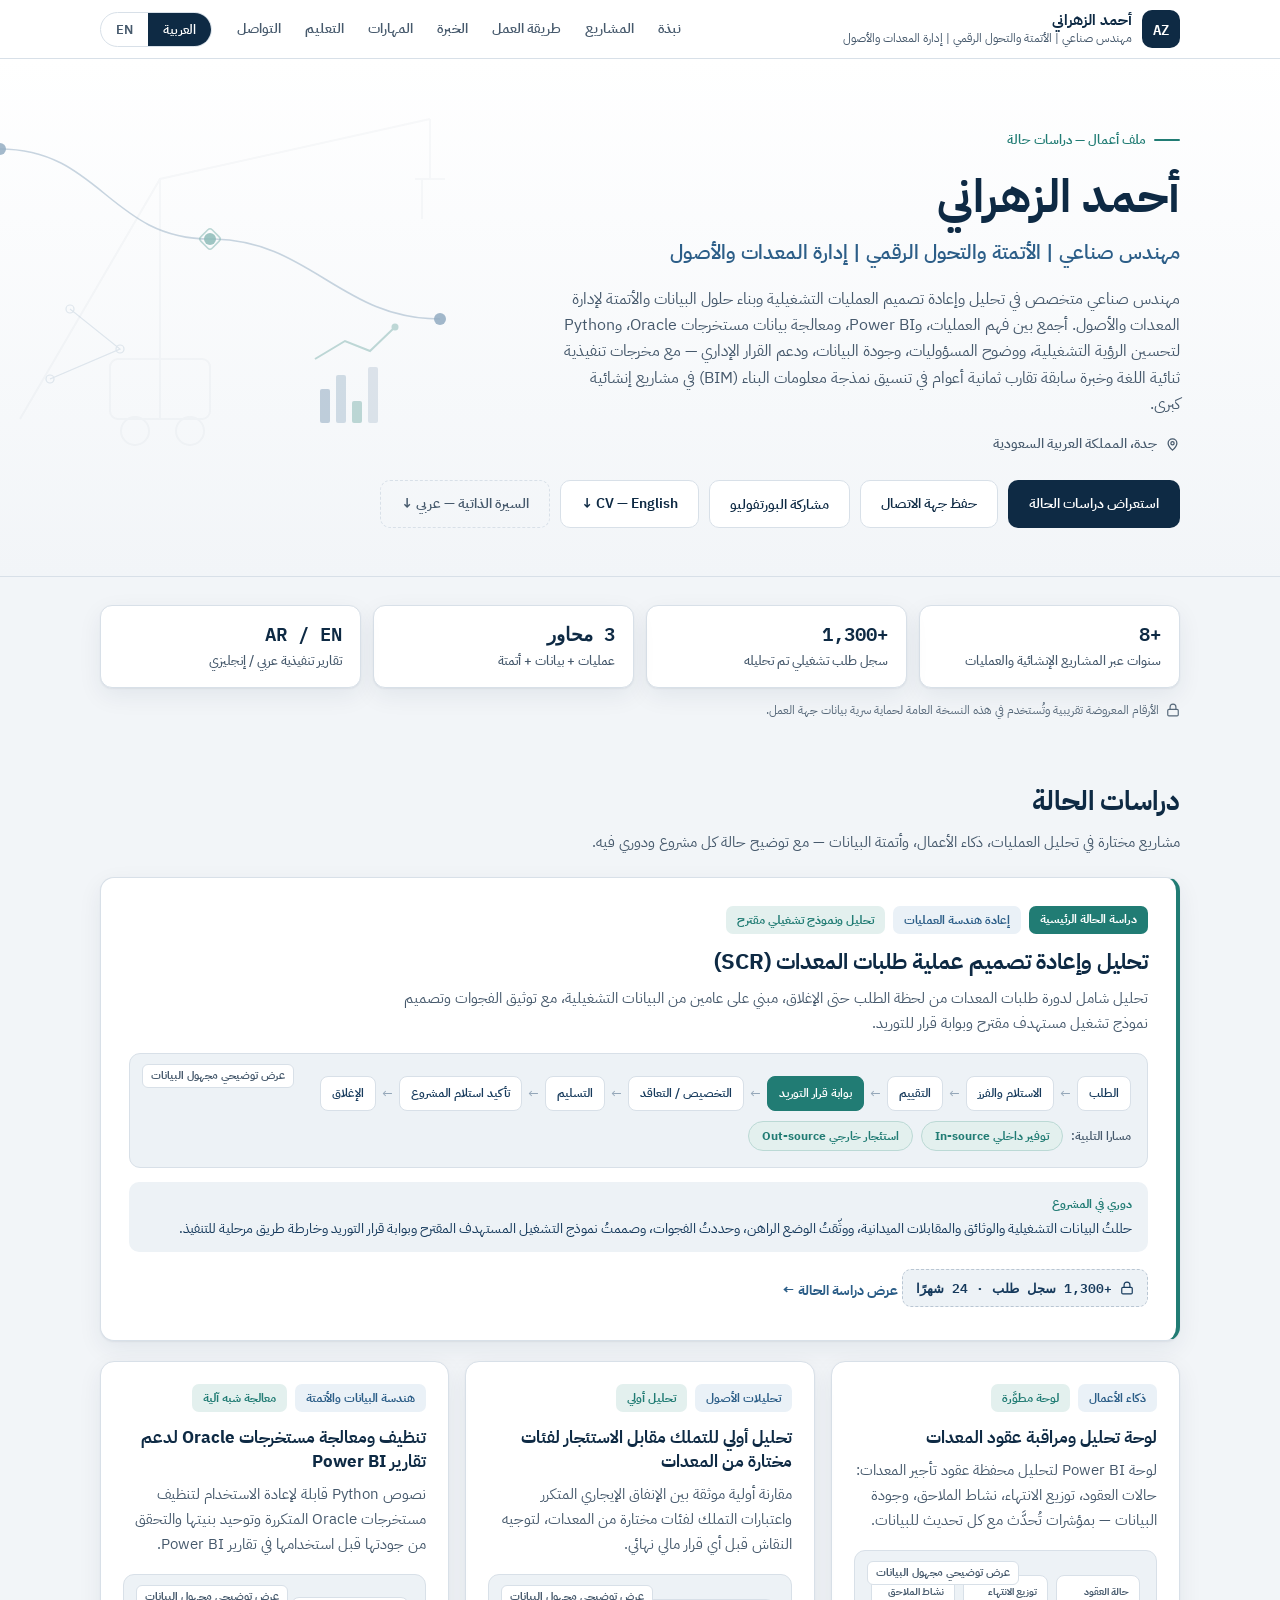
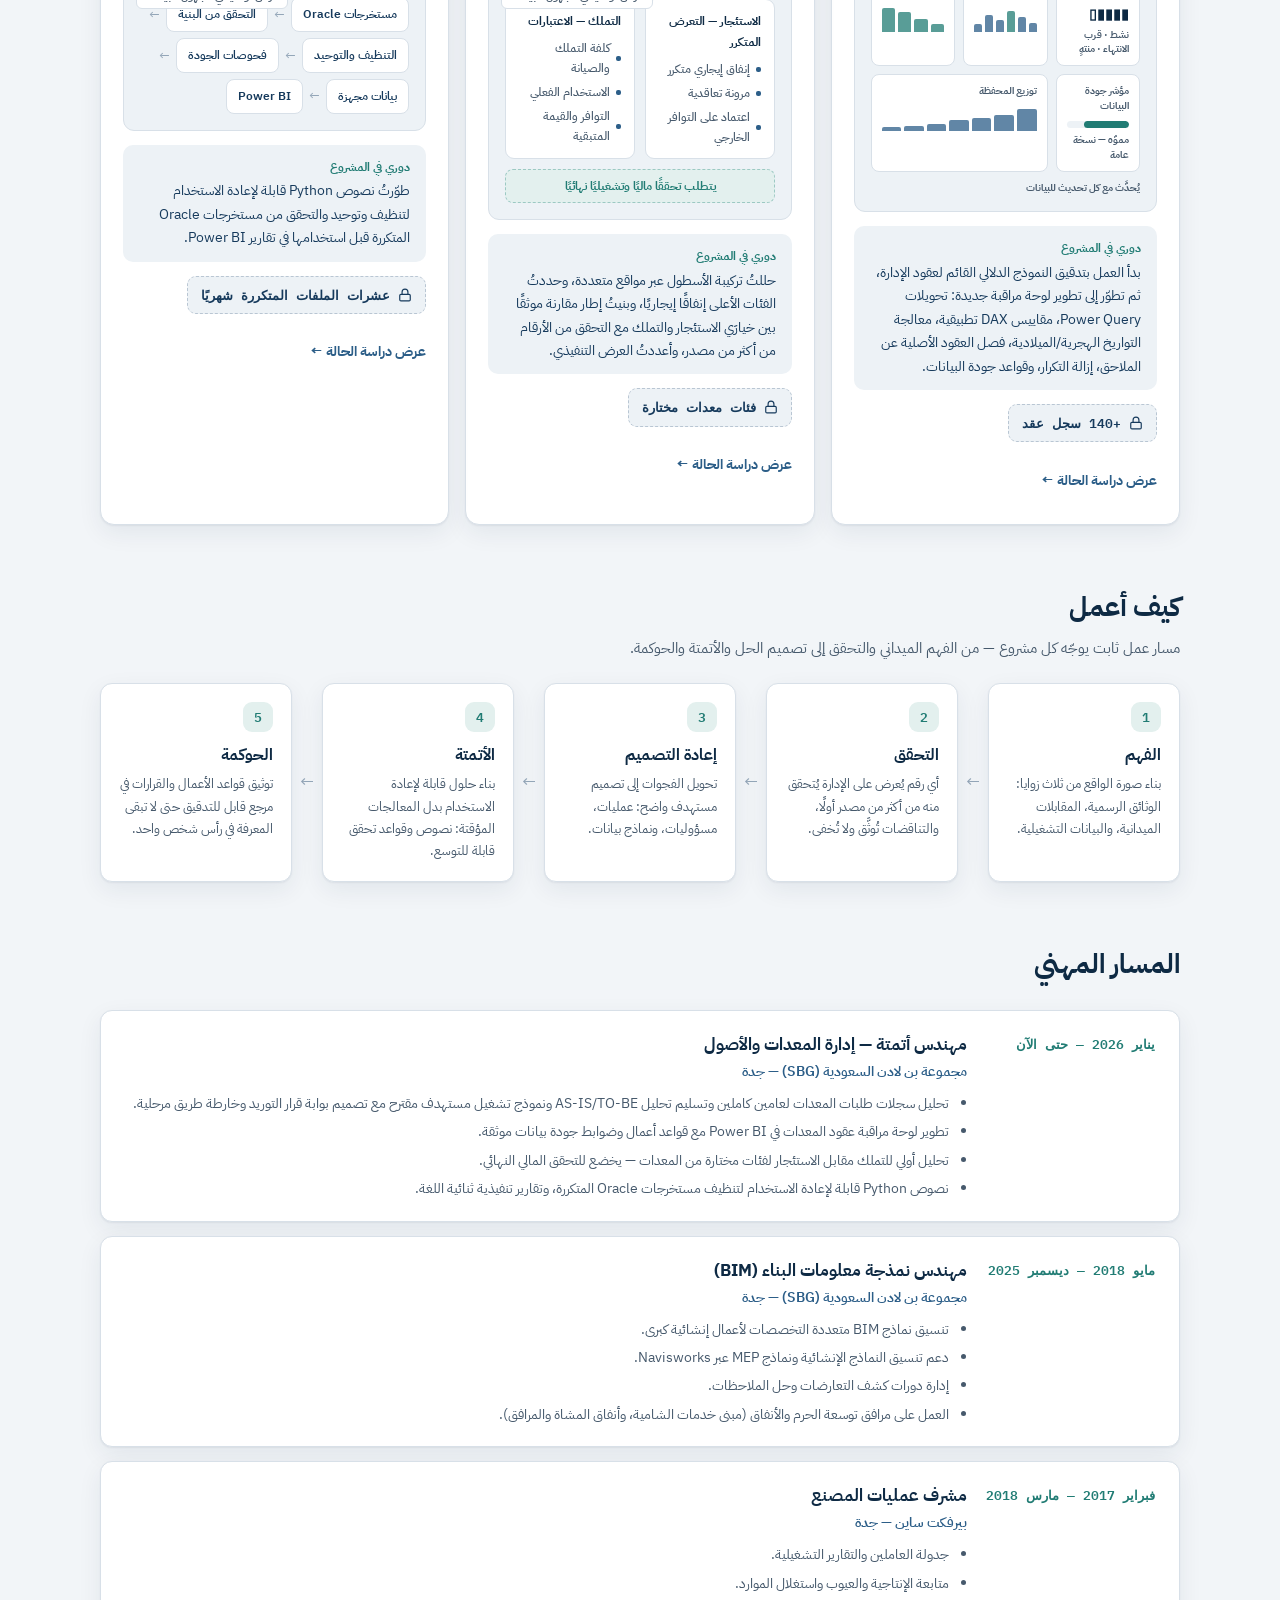
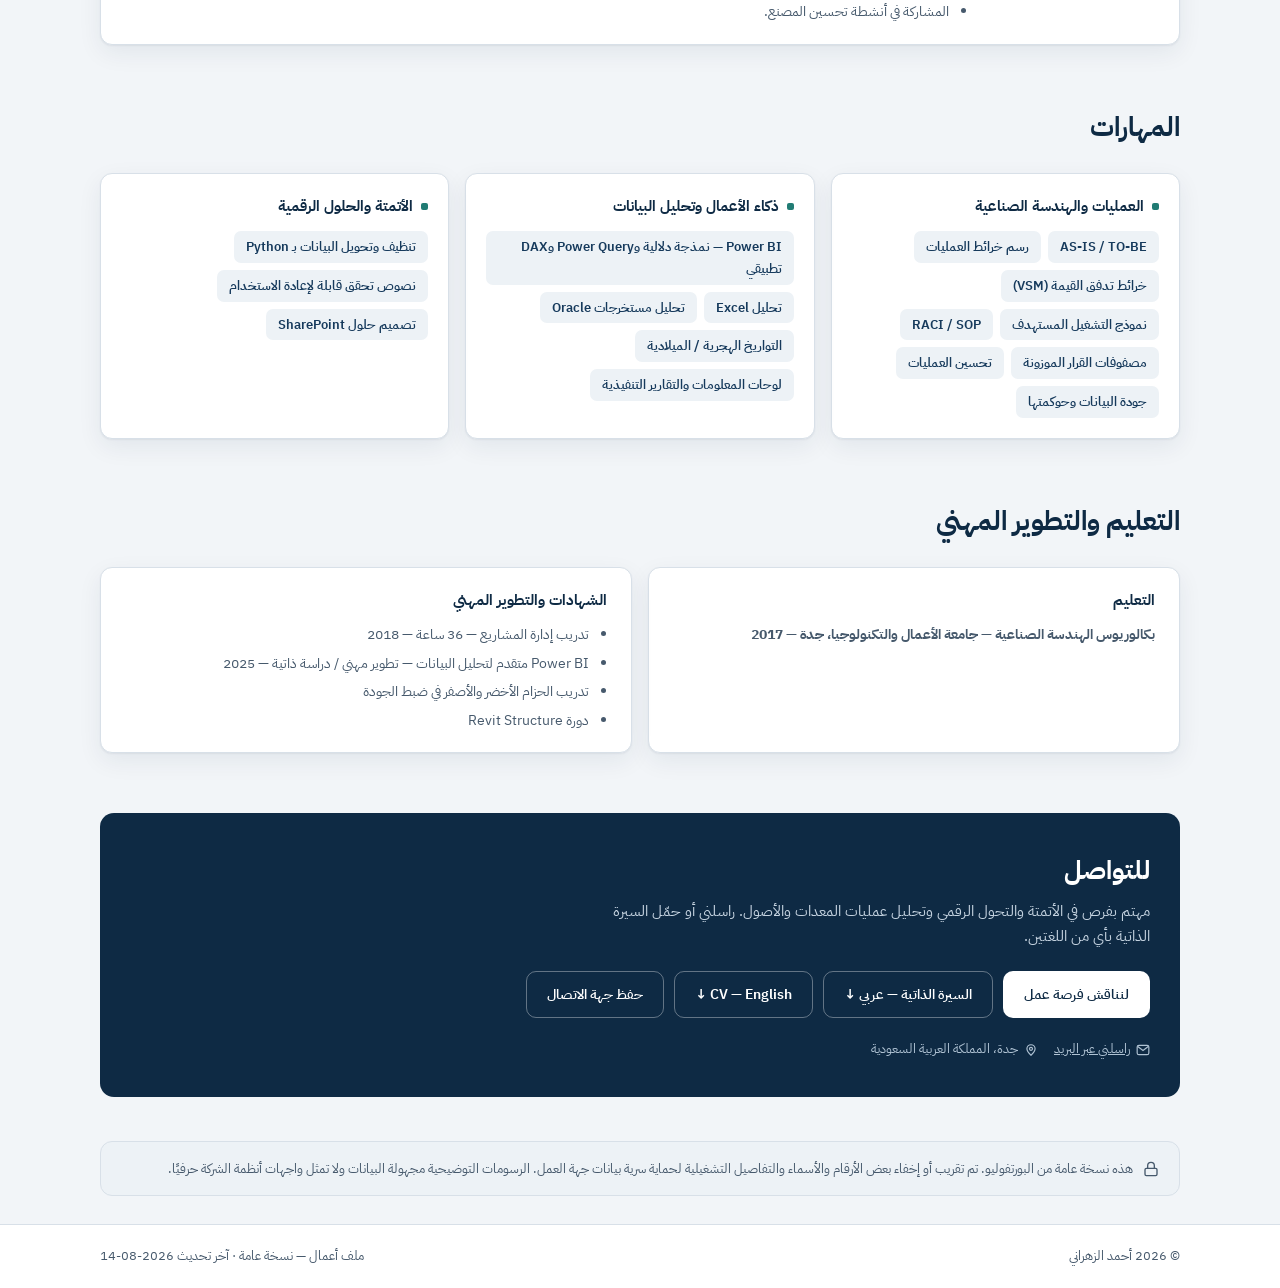
<file: index.html>
<!DOCTYPE html>
<html lang="ar" dir="rtl">
<head>
<meta charset="UTF-8">
<meta name="robots" content="noindex,nofollow,noarchive,nosnippet">
<meta name="googlebot" content="noindex,nofollow,noarchive,nosnippet">
<meta name="viewport" content="width=device-width, initial-scale=1.0">
<meta name="color-scheme" content="light only">
<title>Ahmed Alzahrani — Industrial Engineer | Automation &amp; Digital Transformation</title>
<meta name="description" content="Ahmed Alzahrani — Industrial Engineer specializing in automation, digital transformation, and equipment &amp; asset management process analysis. مهندس صناعي | الأتمتة والتحول الرقمي | إدارة المعدات والأصول.">
<meta name="author" content="Ahmed Alzahrani">
<meta property="og:title" content="Ahmed Alzahrani — Industrial Engineer | Automation &amp; Digital Transformation | Equipment &amp; Asset Management">
<meta property="og:description" content="Recruiter portfolio for Ahmed Alzahrani — Industrial Engineer specializing in automation, digital transformation, and equipment &amp; asset management.">
<meta property="og:image" content="assets/preview/portfolio-social-preview.png">
<meta name="twitter:card" content="summary_large_image">
<meta name="twitter:image" content="assets/preview/portfolio-social-preview.png">
<meta property="og:type" content="profile">
<meta property="og:locale" content="ar_SA">
<meta property="og:locale:alternate" content="en_US">
<link rel="icon" href="data:image/svg+xml,%3Csvg xmlns='http://www.w3.org/2000/svg' viewBox='0 0 64 64'%3E%3Crect width='64' height='64' rx='14' fill='%230E2A44'/%3E%3Ctext x='32' y='42' font-family='monospace' font-size='26' font-weight='700' fill='%23FFFFFF' text-anchor='middle'%3EAZ%3C/text%3E%3C/svg%3E">
<link rel="preconnect" href="https://fonts.googleapis.com">
<link rel="preconnect" href="https://fonts.gstatic.com" crossorigin>
<link href="https://fonts.googleapis.com/css2?family=IBM+Plex+Sans+Arabic:wght@400;500;600;700&family=IBM+Plex+Mono:wght@500;600&display=swap" rel="stylesheet">
<style>
:root{
  color-scheme:light only;
  --navy:#0E2A44;
  --navy-2:#163A5C;
  --steel:#2C5E88;
  --teal:#217C74;
  --teal-soft:#E3F0EE;
  --slate:#46596C;
  --line:#D8E0E8;
  --bg:#F2F5F8;
  --card:#FFFFFF;
  --soft:#EDF2F6;
  --radius:14px;
  --shadow:0 1px 2px rgba(14,42,68,.06),0 8px 24px rgba(14,42,68,.07);
  --font-sans:'IBM Plex Sans Arabic',system-ui,'Segoe UI',Tahoma,Arial,sans-serif;
  --font-mono:'IBM Plex Mono','Courier New',monospace;
}
*{margin:0;padding:0;box-sizing:border-box}
html{scroll-behavior:smooth}
@media (prefers-reduced-motion: reduce){
  html{scroll-behavior:auto}
  *,*::before,*::after{transition:none!important;animation:none!important}
}
body{
  font-family:var(--font-sans);
  background:var(--bg);
  color:var(--navy);
  line-height:1.7;
  -webkit-font-smoothing:antialiased;
}
.mono{font-family:var(--font-mono)}
a{color:var(--steel)}
:focus-visible{outline:2px solid var(--steel);outline-offset:2px}
.skip-link{
  position:absolute;top:-48px;inset-inline-start:12px;z-index:99;
  background:var(--navy);color:#fff;padding:8px 16px;border-radius:8px;
  font-size:13.5px;text-decoration:none;transition:top .15s;
}
.skip-link:focus{top:10px}

/* ---------- Topbar / Nav ---------- */
.topbar{
  position:sticky;top:0;z-index:50;
  background:rgba(255,255,255,.94);
  backdrop-filter:blur(10px);
  border-bottom:1px solid var(--line);
}
.topbar-inner{
  max-width:1120px;margin:0 auto;padding:10px 20px;
  display:flex;align-items:center;justify-content:space-between;gap:14px;flex-wrap:wrap;
}
.brand{display:flex;align-items:center;gap:10px;min-width:0}
.monogram{
  width:38px;height:38px;border-radius:10px;flex-shrink:0;
  background:var(--navy);color:#fff;
  display:grid;place-items:center;
  font-family:var(--font-mono);font-weight:600;font-size:14px;letter-spacing:.5px;
}
.brand-name{font-weight:700;font-size:15px;line-height:1.3;white-space:nowrap}
.brand-role{font-size:11.5px;color:var(--slate);line-height:1.35}
.nav-row{display:flex;align-items:center;gap:14px;min-width:0}
.main-nav{display:flex;gap:2px;overflow-x:auto;scrollbar-width:none;max-width:100%}
.main-nav::-webkit-scrollbar{display:none}
.main-nav a{
  color:var(--slate);text-decoration:none;font-size:13.5px;font-weight:600;
  padding:7px 11px;border-radius:8px;white-space:nowrap;transition:background .15s,color .15s;
}
.main-nav a:hover{background:var(--soft);color:var(--navy)}
.lang-toggle{
  display:flex;border:1px solid var(--line);border-radius:99px;overflow:hidden;background:#fff;flex-shrink:0;
}
.lang-toggle button{
  border:0;background:transparent;padding:7px 15px;cursor:pointer;
  font-family:inherit;font-size:13px;font-weight:600;color:var(--slate);
  transition:background .2s,color .2s;
}
.lang-toggle button.active{background:var(--navy);color:#fff}
.menu-btn{
  display:none;border:1px solid var(--line);background:var(--card);border-radius:9px;
  width:42px;height:42px;align-items:center;justify-content:center;cursor:pointer;color:var(--navy);
  flex-shrink:0;
}
.mobile-menu{
  display:none;border-top:1px solid var(--line);background:var(--card);
  box-shadow:0 14px 24px rgba(14,42,68,.10);
}
.mobile-menu.open{display:block}
.mobile-menu div{max-width:1120px;margin:0 auto;padding:6px 14px 12px;display:flex;flex-direction:column}
.mobile-menu a{
  display:block;padding:12px 8px;min-height:44px;color:var(--navy);text-decoration:none;
  font-weight:600;font-size:15px;border-bottom:1px solid var(--bg);
}
.mobile-menu a:last-child{border-bottom:0}
.mobile-menu a:hover{color:var(--steel)}
@media(max-width:900px){
  .menu-btn{display:inline-flex}
  .main-nav a{display:none}
  .main-nav a.nav-core{display:inline-block}
}
@media(max-width:820px){
  .brand-role{display:none}
  .topbar-inner{padding:8px 14px}
}
@media(max-width:560px){
  .main-nav a.nav-core{display:none}
  .main-nav{display:none}
}

.toast{
  position:fixed;bottom:22px;inset-inline-start:50%;transform:translateX(-50%) translateY(16px);
  background:var(--navy);color:#fff;padding:11px 20px;border-radius:10px;font-size:13.5px;font-weight:600;
  opacity:0;pointer-events:none;transition:opacity .25s,transform .25s;z-index:90;box-shadow:0 10px 26px rgba(14,42,68,.3);
}
html[dir="rtl"] .toast{transform:translateX(50%) translateY(16px)}
.toast.show{opacity:1;transform:translateX(-50%) translateY(0)}
html[dir="rtl"] .toast.show{transform:translateX(50%) translateY(0)}

/* ---------- Hero ---------- */
.hero{position:relative;overflow:hidden;background:linear-gradient(180deg,#FFFFFF 0%,var(--bg) 100%);border-bottom:1px solid var(--line)}
.hero-inner{max-width:1120px;margin:0 auto;padding:64px 20px 48px;position:relative;z-index:1}
.hero-svg{
  position:absolute;inset-block:0;inset-inline-end:-40px;width:560px;max-width:60%;
  opacity:.5;pointer-events:none;z-index:0;
}
.eyebrow{
  display:inline-flex;align-items:center;gap:8px;
  font-size:12.5px;font-weight:600;letter-spacing:1px;
  color:var(--teal);text-transform:uppercase;margin-bottom:16px;
}
html[dir="rtl"] .eyebrow{letter-spacing:0}
.eyebrow::before{content:"";width:26px;height:2px;background:var(--teal);border-radius:2px}
.hero h1{font-size:clamp(30px,5vw,46px);font-weight:700;line-height:1.3;color:var(--navy)}
.hero .role{font-size:clamp(15px,2.3vw,19.5px);color:var(--steel);font-weight:600;margin-top:10px;max-width:640px}
.hero .summary{max-width:620px;color:var(--slate);margin-top:16px;font-size:15.5px}
.hero-meta{display:flex;align-items:center;gap:8px;color:var(--slate);font-size:13.5px;margin-top:16px;font-weight:500}
.hero-actions{display:flex;flex-wrap:wrap;gap:10px;margin-top:24px}
.btn{
  display:inline-flex;align-items:center;gap:8px;
  border-radius:10px;padding:11px 20px;font-size:14px;font-weight:600;
  text-decoration:none;cursor:pointer;border:1px solid transparent;
  font-family:inherit;transition:background .15s,border-color .15s,color .15s;
}
.btn-primary{background:var(--navy);color:#fff}
.btn-primary:hover{background:var(--navy-2)}
.btn-outline{background:#fff;color:var(--navy);border-color:var(--line)}
.btn-outline:hover{border-color:var(--steel);color:var(--steel)}
.btn-ghost2{border:1px dashed var(--line);color:var(--slate);background:transparent}
.btn-ghost2:hover{border-color:var(--steel);color:var(--steel)}
html[dir="rtl"] .act-projects{order:1}
html[dir="rtl"] .act-cv-ar{order:2}
html[dir="rtl"] .act-save{order:3}
html[dir="rtl"] .act-share{order:4}
html[dir="rtl"] .act-cv-en{order:5}
html[dir="rtl"] .btn-ghost2{order:5}
@media(max-width:560px){
  .hero-inner{padding:30px 16px 26px}
  .hero .summary{
    font-size:14.5px;margin-top:12px;
    display:-webkit-box;-webkit-line-clamp:3;-webkit-box-orient:vertical;overflow:hidden;
  }
  .hero-actions{display:grid;grid-template-columns:1fr 1fr;gap:9px;margin-top:18px}
  .hero-actions .act-projects{grid-column:1/-1}
  .hero-actions .btn{min-height:46px;justify-content:center;text-align:center;font-size:13.8px;padding:10px 10px}
  .hero-svg{opacity:.5;inset-inline-end:-120px}
  h1{font-size:30px}
  .hero .role{font-size:14px}
}

/* ---------- Proof strip ---------- */
.proof{max-width:1120px;margin:0 auto;padding:28px 20px 6px}
.proof-grid{display:grid;grid-template-columns:repeat(4,1fr);gap:12px}
@media(max-width:900px){.proof-grid{grid-template-columns:repeat(2,1fr);gap:10px}}
.proof-item{
  background:var(--card);border:1px solid var(--line);border-radius:12px;
  padding:16px 18px;box-shadow:var(--shadow);
  display:flex;flex-direction:column;justify-content:center;min-height:74px;
}
@media(max-width:560px){
  .proof{padding:18px 16px 4px}
  .proof-item{padding:11px 12px;min-height:64px}
  .proof-num{font-size:16px}
  .proof-label{font-size:11.6px}
}
.proof-num{font-family:var(--font-mono);font-weight:600;font-size:19px;color:var(--navy);line-height:1.3}
.proof-label{font-size:12.8px;color:var(--slate);margin-top:3px;font-weight:500}
.proof-note{font-size:12.2px;color:var(--slate);margin-top:12px;display:flex;gap:7px;align-items:flex-start;opacity:.9}
.proof-note svg{flex-shrink:0;margin-top:3px}

/* ---------- Sections ---------- */
main{display:block}
.section{max-width:1120px;margin:0 auto;padding:52px 20px 8px}
.section-head{margin-bottom:22px}
.section-head h2{font-size:clamp(21px,3vw,27px);font-weight:700;color:var(--navy)}
.section-sub{color:var(--slate);font-size:14.5px;margin-top:5px;max-width:640px}

/* ---------- Project cards ---------- */
.flagship{
  background:var(--card);border:1px solid var(--line);border-radius:var(--radius);
  box-shadow:var(--shadow);padding:28px;margin-bottom:20px;
  border-inline-start:4px solid var(--teal);
}
.card-top{display:flex;align-items:center;gap:8px;flex-wrap:wrap;margin-bottom:12px}
.card-tag{
  font-size:12px;font-weight:700;color:var(--steel);
  background:#EAF1F7;border-radius:7px;padding:4px 11px;
}
.card-status{
  font-size:12px;font-weight:700;color:var(--teal);
  background:var(--teal-soft);border-radius:7px;padding:4px 11px;
}
.flagship-badge{
  font-size:11.5px;font-weight:700;color:#fff;background:var(--teal);
  border-radius:7px;padding:4px 11px;letter-spacing:.4px;
}
html[dir="rtl"] .flagship-badge{letter-spacing:0}
.flagship h3,.pcard h3{font-size:19px;font-weight:700;line-height:1.45;color:var(--navy)}
.flagship h3{font-size:22px}
.flagship .p-sum,.pcard .p-sum{color:var(--slate);font-size:14.5px;margin-top:8px}
.flagship .p-sum{max-width:760px}
.p-role{
  margin-top:14px;background:var(--soft);border-radius:10px;padding:12px 16px;
  font-size:13.8px;color:var(--navy-2);
}
.p-role b{color:var(--teal);font-size:12px;text-transform:uppercase;letter-spacing:.6px;display:block;margin-bottom:2px}
html[dir="rtl"] .p-role b{letter-spacing:0}
.metric{
  display:inline-flex;align-items:center;gap:8px;margin-top:14px;
  font-family:var(--font-mono);font-size:13px;font-weight:600;color:var(--navy-2);
  background:var(--soft);border:1px dashed #B9C6D3;border-radius:9px;padding:7px 13px;
}
.card-open{
  display:inline-flex;align-items:center;gap:6px;margin-top:16px;
  color:var(--steel);font-weight:700;font-size:14px;
}
.grid{display:grid;grid-template-columns:repeat(3,1fr);gap:16px}
@media(max-width:960px){.grid{grid-template-columns:1fr}}
.pcard{
  background:var(--card);border:1px solid var(--line);border-radius:var(--radius);
  box-shadow:var(--shadow);padding:22px;text-align:start;cursor:pointer;
  font-family:inherit;color:inherit;display:flex;flex-direction:column;align-items:flex-start;
  transition:border-color .15s,transform .15s;width:100%;
}
.pcard:hover,.flagship:hover{border-color:var(--steel)}
.pcard:hover{transform:translateY(-2px)}
.project-card{cursor:pointer}
.open-case-study{
  display:inline-flex;align-items:center;gap:6px;margin-top:16px;min-height:44px;
  border:0;background:transparent;padding:4px 0;cursor:pointer;font-family:inherit;
  color:var(--steel);font-weight:700;font-size:14px;
}
.open-case-study:hover{color:var(--navy)}
.open-case-study:focus-visible,.btn:focus-visible,.menu-btn:focus-visible,.lang-toggle button:focus-visible{
  outline:2.5px solid var(--teal);outline-offset:3px;border-radius:6px;
}
.pcard h3{font-size:16.5px;margin-top:2px}

/* ---------- Coded visuals ---------- */
.viz{margin-top:18px;width:100%}
.viz-frame{
  background:var(--soft);border:1px solid var(--line);border-radius:11px;padding:16px;position:relative;
}
.viz-badge{
  position:absolute;top:10px;inset-inline-end:12px;
  font-size:10.5px;font-weight:700;color:var(--slate);
  background:#fff;border:1px solid var(--line);border-radius:6px;padding:2px 8px;
}
.flow{display:flex;align-items:center;flex-wrap:wrap;gap:6px;margin-top:6px}
.flow-step{
  background:#fff;border:1px solid var(--line);border-radius:8px;
  padding:6px 11px;font-size:12.3px;font-weight:600;color:var(--navy-2);white-space:nowrap;
}
.flow-step.gate{
  background:var(--teal);border-color:var(--teal);color:#fff;
  position:relative;
}
.flow-arrow{color:#93A6B8;font-size:13px;flex-shrink:0}
.flow-branch{display:flex;gap:8px;margin-top:10px;flex-wrap:wrap;align-items:center}
.branch-chip{
  font-size:11.8px;font-weight:700;border-radius:99px;padding:4px 13px;
  background:var(--teal-soft);color:var(--teal);border:1px solid #BBD9D5;
}
.branch-lbl{font-size:11.8px;color:var(--slate);font-weight:600}
@media(max-width:560px){
  .flow{flex-direction:column;align-items:stretch}
  .flow-step{white-space:normal;text-align:center}
  .flow-arrow{align-self:center;transform:rotate(90deg)}
  html[dir="rtl"] .flow-arrow{transform:rotate(-90deg)}
}
/* mini dashboard */
.mini-dash{display:grid;grid-template-columns:repeat(3,1fr);gap:8px;margin-top:8px}
@media(max-width:560px){.mini-dash{grid-template-columns:repeat(2,1fr)}}
.md-tile{background:#fff;border:1px solid var(--line);border-radius:8px;padding:9px 10px}
.md-lbl{font-size:10.3px;font-weight:700;color:var(--slate);text-transform:uppercase;letter-spacing:.3px;line-height:1.4}
html[dir="rtl"] .md-lbl{letter-spacing:0}
.md-val{font-family:var(--font-mono);font-size:13.5px;font-weight:600;color:var(--navy);margin-top:2px}
.md-bar{display:flex;gap:3px;align-items:flex-end;height:26px;margin-top:6px}
.md-bar i{flex:1;background:var(--steel);border-radius:2px 2px 0 0;opacity:.75;min-width:4px}
.md-bar i.warn{background:var(--teal)}
.md-track{height:7px;background:var(--soft);border-radius:99px;margin-top:8px;overflow:hidden}
.md-fill{height:100%;background:var(--teal);border-radius:99px}
/* comparison */
.cmp{display:grid;grid-template-columns:1fr 1fr;gap:10px;margin-top:8px}
@media(max-width:560px){.cmp{grid-template-columns:1fr}}
.cmp-col{background:#fff;border:1px solid var(--line);border-radius:9px;padding:11px 13px}
.cmp-col h5{font-size:12.3px;font-weight:700;color:var(--navy);margin-bottom:6px}
.cmp-col ul{list-style:none;display:flex;flex-direction:column;gap:4px}
.cmp-col li{font-size:11.8px;color:var(--slate);font-weight:500;display:flex;gap:6px;align-items:center}
.cmp-col li::before{content:"";width:5px;height:5px;border-radius:2px;background:var(--steel);flex-shrink:0}
.cmp-banner{
  grid-column:1/-1;text-align:center;font-size:11.8px;font-weight:700;color:var(--teal);
  background:var(--teal-soft);border:1px dashed #9CC9C3;border-radius:8px;padding:6px 10px;
}
@media(max-width:560px){.cmp-banner{grid-column:auto}}

/* ---------- Method ---------- */
.method-flow{display:flex;gap:8px;align-items:stretch;flex-wrap:wrap}
.method-step{
  flex:1;min-width:170px;background:var(--card);border:1px solid var(--line);
  border-radius:12px;padding:18px;box-shadow:var(--shadow);
}
.method-idx{
  width:30px;height:30px;border-radius:9px;background:var(--teal-soft);color:var(--teal);
  display:grid;place-items:center;font-family:var(--font-mono);font-weight:600;font-size:13px;margin-bottom:10px;
}
.method-step h3{font-size:15.5px;font-weight:700;color:var(--navy)}
.method-step p{font-size:13.2px;color:var(--slate);margin-top:5px}
.method-arrow{align-self:center;color:#93A6B8;font-size:17px;flex-shrink:0}
@media(max-width:900px){
  .method-flow{flex-direction:column}
  .method-step{min-width:0}
  .method-arrow{transform:rotate(90deg)}
  html[dir="rtl"] .method-arrow{transform:rotate(-90deg)}
}

/* ---------- Experience ---------- */
.journey{display:flex;flex-direction:column;gap:14px}
.journey-item{
  background:var(--card);border:1px solid var(--line);border-radius:12px;
  padding:20px 24px;box-shadow:var(--shadow);
  display:grid;grid-template-columns:170px 1fr;gap:18px;
}
.journey-period{font-family:var(--font-mono);font-size:12.8px;font-weight:600;color:var(--teal);padding-top:3px}
.journey-body h3{font-size:16.5px;font-weight:700;color:var(--navy)}
.journey-org{font-size:13.5px;color:var(--steel);font-weight:600;margin-top:2px}
.journey-body ul{padding-inline-start:18px;margin-top:8px;display:flex;flex-direction:column;gap:5px}
.journey-body li{font-size:13.8px;color:var(--slate)}
@media(max-width:560px){
  .journey-item{grid-template-columns:1fr;gap:6px;padding:18px}
}

/* ---------- Skills ---------- */
.skills-grid{display:grid;grid-template-columns:repeat(3,1fr);gap:16px}
@media(max-width:900px){.skills-grid{grid-template-columns:1fr}}
.skill-card{
  background:var(--card);border:1px solid var(--line);border-radius:12px;
  padding:20px;box-shadow:var(--shadow);
}
.skill-card h3{font-size:15px;font-weight:700;color:var(--navy);margin-bottom:12px;display:flex;align-items:center;gap:8px}
.skill-card h3::before{content:"";width:7px;height:7px;border-radius:2px;background:var(--teal)}
.chips{display:flex;flex-wrap:wrap;gap:7px}
.chip{
  background:var(--soft);color:var(--navy-2);border-radius:7px;
  padding:5px 12px;font-size:12.8px;font-weight:600;
}

/* ---------- Education ---------- */
.edu-grid{display:grid;grid-template-columns:1fr 1fr;gap:16px}
@media(max-width:820px){.edu-grid{grid-template-columns:1fr}}
.edu-card{
  background:var(--card);border:1px solid var(--line);border-radius:12px;
  padding:20px 24px;box-shadow:var(--shadow);
}
.edu-card h3{font-size:15px;font-weight:700;color:var(--navy);margin-bottom:10px}
.edu-card p,.edu-card li{font-size:13.8px;color:var(--slate)}
.edu-card ul{padding-inline-start:18px;display:flex;flex-direction:column;gap:5px}
.edu-degree{font-weight:700;color:var(--navy-2)}

/* ---------- Contact ---------- */
.contact-card{
  background:var(--navy);border-radius:var(--radius);color:#fff;
  padding:36px 30px;display:flex;flex-direction:column;align-items:flex-start;gap:6px;
}
.contact-card h2{font-size:clamp(20px,3vw,26px)}
.contact-card p{color:#C6D4E1;font-size:14.5px;max-width:560px}
.contact-actions{display:flex;flex-wrap:wrap;gap:10px;margin-top:16px}
.btn-light{background:#fff;color:var(--navy)}
.btn-light:hover{background:#E8EEF4}
.btn-ghost{background:transparent;color:#fff;border-color:rgba(255,255,255,.35)}
.btn-ghost:hover{border-color:#fff}
.contact-meta{display:flex;flex-wrap:wrap;gap:16px;margin-top:14px;font-size:13.2px;color:#AFC2D3}
.contact-meta span{display:inline-flex;align-items:center;gap:6px}

/* ---------- Footer ---------- */
.conf-final{
  max-width:1120px;margin:36px auto 0;padding:0 20px;
}
.conf-final-inner{
  background:var(--soft);border:1px solid var(--line);border-radius:12px;
  padding:16px 20px;font-size:12.8px;color:var(--slate);display:flex;gap:10px;align-items:flex-start;
}
.conf-final-inner svg{flex-shrink:0;margin-top:3px}
footer{border-top:1px solid var(--line);margin-top:28px;background:#fff}
.footer-inner{
  max-width:1120px;margin:0 auto;padding:20px;
  display:flex;justify-content:space-between;gap:10px;flex-wrap:wrap;
  font-size:13px;color:var(--slate);
}

/* ---------- Modal ---------- */
.overlay{
  position:fixed;inset:0;background:rgba(14,42,68,.5);z-index:100;
  display:none;align-items:flex-start;justify-content:center;
  padding:4vh 16px;overflow-y:auto;
}
.overlay.open{display:flex}
.modal{
  background:#fff;border-radius:16px;max-width:820px;width:100%;
  box-shadow:0 24px 64px rgba(14,42,68,.28);
}
.modal-head{
  display:flex;justify-content:space-between;align-items:flex-start;gap:14px;
  padding:24px 26px 8px;position:sticky;top:0;background:#fff;border-radius:16px 16px 0 0;
  border-bottom:1px solid var(--soft);z-index:2;
}
.modal-head h2{font-size:19px;font-weight:700;line-height:1.45;margin-top:8px;color:var(--navy)}
.close-btn{
  border:1px solid var(--line);background:#fff;border-radius:9px;
  width:36px;height:36px;font-size:15px;cursor:pointer;color:var(--slate);flex-shrink:0;
  font-family:inherit;
}
.close-btn:hover{border-color:var(--steel);color:var(--steel)}
.modal-body{padding:8px 26px 28px}
.block{padding:16px 0;border-bottom:1px solid var(--soft)}
.block:last-child{border-bottom:0}
.block h3{
  font-size:12px;font-weight:700;letter-spacing:.9px;color:var(--steel);
  text-transform:uppercase;margin-bottom:7px;
  display:flex;align-items:center;gap:8px;
}
html[dir="rtl"] .block h3{letter-spacing:0}
.block h3::before{content:"";width:6px;height:6px;border-radius:2px;background:var(--teal)}
.block p{font-size:14.3px;color:#33455A}
.block ul{padding-inline-start:20px;font-size:14.3px;color:#33455A;display:flex;flex-direction:column;gap:6px}
.findings-grid{display:grid;grid-template-columns:1fr;gap:9px}
@media(min-width:560px){.findings-grid{grid-template-columns:1fr 1fr}}
.finding{
  background:var(--soft);border:1px dashed #B9C6D3;border-radius:10px;
  padding:11px 14px;font-size:13.3px;font-weight:500;color:var(--navy-2);
  display:flex;gap:9px;align-items:flex-start;
}
.finding svg{flex-shrink:0;margin-top:3px}
.conf-mini{font-size:12.3px;color:var(--slate);display:flex;gap:8px;align-items:flex-start}
.conf-mini svg{flex-shrink:0;margin-top:3px}
@media(max-width:560px){
  .modal-head{padding:18px 16px 6px}
  .modal-body{padding:6px 16px 20px}
  .flagship{padding:20px 16px}
}

/* ---------- Print ---------- */
@media print{
  .topbar,.hero-actions,.card-open,.open-case-study,.overlay,.lang-toggle,.contact-actions,.skip-link,.menu-btn,.mobile-menu,.toast{display:none!important}
  body{background:#fff}
  .flagship,.pcard,.proof-item,.method-step,.journey-item,.skill-card,.edu-card{box-shadow:none}
}
</style>
</head>
<body>
<a class="skip-link" href="#projects" data-i18n="skipLink"></a>

<header class="topbar">
  <div class="topbar-inner">
    <div class="brand">
      <div class="monogram" aria-hidden="true">AZ</div>
      <div>
        <div class="brand-name" data-i18n="name"></div>
        <div class="brand-role" data-i18n="unifiedTitle"></div>
      </div>
    </div>
    <div class="nav-row">
      <nav class="main-nav" id="mainNav" aria-label=""></nav>
      <div class="lang-toggle" role="group" aria-label="Language / اللغة">
        <button type="button" id="btn-ar">العربية</button>
        <button type="button" id="btn-en">EN</button>
      </div>
      <button type="button" id="menuBtn" class="menu-btn" aria-expanded="false" aria-controls="mobileMenu" aria-label="Menu">
        <svg width="20" height="20" viewBox="0 0 24 24" fill="none" stroke="currentColor" stroke-width="2.2" aria-hidden="true"><path d="M4 7h16M4 12h16M4 17h16"/></svg>
      </button>
    </div>
  </div>
  <nav class="mobile-menu" id="mobileMenu" aria-label="Menu">
    <div id="mobileMenuList"></div>
  </nav>
</header>

<main>

<section class="hero" id="about">
  <svg class="hero-svg" viewBox="0 0 560 420" aria-hidden="true" focusable="false">
    <!-- faint equipment outline: crane boom + cab -->
    <g stroke="#0E2A44" stroke-width="2" fill="none" opacity=".06">
      <path d="M60 360 L200 120 L470 60"/>
      <path d="M200 120 L200 360"/>
      <path d="M470 60 L470 120 M455 120 h30 M462 120 v40"/>
      <rect x="150" y="300" width="100" height="60" rx="8"/>
      <circle cx="175" cy="372" r="14"/><circle cx="230" cy="372" r="14"/>
    </g>
    <!-- process line + data nodes -->
    <g stroke="#2C5E88" stroke-width="1.6" fill="none" opacity=".5">
      <path d="M40 90 C 140 90, 150 180, 250 180 S 380 260, 480 260"/>
    </g>
    <g opacity=".85">
      <circle cx="40" cy="90" r="6" fill="#2C5E88"/>
      <circle cx="250" cy="180" r="6" fill="#217C74"/>
      <rect x="242" y="172" width="16" height="16" rx="3" transform="rotate(45 250 180)" fill="none" stroke="#217C74" stroke-width="1.6" opacity=".7"/>
      <circle cx="480" cy="260" r="6" fill="#2C5E88"/>
    </g>
    <!-- dashboard indicators -->
    <g opacity=".55">
      <rect x="360" y="330" width="10" height="34" rx="2" fill="#2C5E88"/>
      <rect x="376" y="316" width="10" height="48" rx="2" fill="#2C5E88" opacity=".7"/>
      <rect x="392" y="342" width="10" height="22" rx="2" fill="#217C74"/>
      <rect x="408" y="308" width="10" height="56" rx="2" fill="#2C5E88" opacity=".5"/>
      <path d="M355 300 L385 282 L410 292 L435 268" stroke="#217C74" stroke-width="2" fill="none"/>
      <circle cx="435" cy="268" r="3.5" fill="#217C74"/>
    </g>
    <g stroke="#2C5E88" stroke-width="1.2" fill="none" opacity=".25">
      <circle cx="110" cy="250" r="4"/><circle cx="160" cy="290" r="4"/><circle cx="90" cy="320" r="4"/>
      <path d="M110 250 L160 290 L90 320"/>
    </g>
  </svg>
  <div class="hero-inner">
    <p class="eyebrow" data-i18n="eyebrow"></p>
    <h1 data-i18n="name"></h1>
    <p class="role" data-i18n="unifiedTitle"></p>
    <p class="summary" data-i18n="summary"></p>
    <p class="hero-meta">
      <svg width="15" height="15" viewBox="0 0 24 24" fill="none" stroke="currentColor" stroke-width="2" aria-hidden="true"><path d="M12 21s-7-6.1-7-11a7 7 0 0 1 14 0c0 4.9-7 11-7 11z"/><circle cx="12" cy="10" r="2.6"/></svg>
      <span data-i18n="location"></span>
    </p>
    <div class="hero-actions">
      <a class="btn btn-primary act-projects" href="#projects" data-i18n="ctaProjects"></a>
      <a class="btn btn-outline act-cv-en cv-en" id="heroCvEn" href="Ahmed_Alzahrani_CV_EN.pdf" target="_blank" rel="noopener" data-i18n="ctaCvEn"></a>
      <a class="btn btn-outline act-save vcf-link" id="heroSave" href="Ahmed_Alzahrani.vcf" download="Ahmed_Alzahrani.vcf" data-i18n="ctaSave"></a>
      <button type="button" class="btn btn-outline act-share share-btn" data-i18n="ctaShare"></button>
      <a class="btn btn-ghost2 act-cv-ar cv-ar" id="heroCvAr" href="Ahmed_Alzahrani_CV_AR.pdf" target="_blank" rel="noopener" data-i18n="ctaCvAr"></a>
    </div>
  </div>
</section>

<section class="proof" aria-labelledby="proofHeading">
  <h2 id="proofHeading" class="sr-only" style="position:absolute;width:1px;height:1px;overflow:hidden;clip:rect(0 0 0 0)" data-i18n="proofTitle"></h2>
  <div class="proof-grid" id="proofGrid"></div>
  <p class="proof-note">
    <svg width="14" height="14" viewBox="0 0 24 24" fill="none" stroke="currentColor" stroke-width="2" aria-hidden="true"><rect x="3" y="11" width="18" height="11" rx="2"/><path d="M7 11V7a5 5 0 0 1 10 0v4"/></svg>
    <span data-i18n="proofNote"></span>
  </p>
</section>

<section class="section" id="projects">
  <div class="section-head">
    <h2 data-i18n="projectsTitle"></h2>
    <p class="section-sub" data-i18n="projectsSub"></p>
  </div>
  <div id="flagshipWrap"></div>
  <div class="grid" id="projectGrid"></div>
</section>

<section class="section" id="method">
  <div class="section-head">
    <h2 data-i18n="methodTitle"></h2>
    <p class="section-sub" data-i18n="methodSub"></p>
  </div>
  <div class="method-flow" id="methodWrap"></div>
</section>

<section class="section" id="experience">
  <div class="section-head"><h2 data-i18n="journeyTitle"></h2></div>
  <div class="journey" id="journeyWrap"></div>
</section>

<section class="section" id="skills">
  <div class="section-head"><h2 data-i18n="skillsTitle"></h2></div>
  <div class="skills-grid" id="skillsWrap"></div>
</section>

<section class="section" id="education">
  <div class="section-head"><h2 data-i18n="eduTitle"></h2></div>
  <div class="edu-grid" id="eduWrap"></div>
</section>

<section class="section" id="contact">
  <div class="contact-card">
    <h2 data-i18n="contactTitle"></h2>
    <p data-i18n="contactSub"></p>
    <div class="contact-actions">
      <a class="btn btn-light" href="mailto:enga7medzhrani@gmail.com?subject=Opportunity%20—%20Ahmed%20Alzahrani" data-i18n="ctaDiscuss"></a>
      <a class="btn btn-ghost cv-ar" id="footCvAr" href="Ahmed_Alzahrani_CV_AR.pdf" target="_blank" rel="noopener" data-i18n="ctaCvAr"></a>
      <a class="btn btn-ghost cv-en" id="footCvEn" href="Ahmed_Alzahrani_CV_EN.pdf" target="_blank" rel="noopener" data-i18n="ctaCvEn"></a>
      <a class="btn btn-ghost vcf-link" id="footSave" href="Ahmed_Alzahrani.vcf" download="Ahmed_Alzahrani.vcf" data-i18n="ctaSave"></a>
    </div>
    <div class="contact-meta">
      <span>
        <svg width="14" height="14" viewBox="0 0 24 24" fill="none" stroke="currentColor" stroke-width="2" aria-hidden="true"><rect x="2" y="4" width="20" height="16" rx="3"/><path d="m3 6 9 7 9-7"/></svg>
        <a href="mailto:enga7medzhrani@gmail.com" style="color:inherit" data-i18n="emailLabel"></a>
      </span>
      <span>
        <svg width="14" height="14" viewBox="0 0 24 24" fill="none" stroke="currentColor" stroke-width="2" aria-hidden="true"><path d="M12 21s-7-6.1-7-11a7 7 0 0 1 14 0c0 4.9-7 11-7 11z"/><circle cx="12" cy="10" r="2.6"/></svg>
        <span data-i18n="location"></span>
      </span>
    </div>
  </div>
</section>

<div class="conf-final">
  <div class="conf-final-inner">
    <svg width="16" height="16" viewBox="0 0 24 24" fill="none" stroke="currentColor" stroke-width="2" aria-hidden="true"><rect x="3" y="11" width="18" height="11" rx="2"/><path d="M7 11V7a5 5 0 0 1 10 0v4"/></svg>
    <span data-i18n="confFinal"></span>
  </div>
</div>

</main>

<footer>
  <div class="footer-inner">
    <span data-i18n="footerLeft"></span>
    <span data-i18n="footerRight"></span>
  </div>
</footer>

<div class="toast" id="toast" role="status" aria-live="polite"></div>

<div class="overlay" id="overlay">
  <div class="modal" role="dialog" aria-modal="true" aria-labelledby="modalTitle" id="modalRoot">
    <div class="modal-head">
      <div>
        <span class="card-tag" id="modalTag"></span> <span class="card-status" id="modalStatus"></span>
        <h2 id="modalTitle"></h2>
      </div>
      <button type="button" class="close-btn" id="modalClose">✕</button>
    </div>
    <div class="modal-body" id="modalBody"></div>
  </div>
</div>
<script>
"use strict";

const ui = {
  ar: {
    name:"أحمد الزهراني",
    unifiedTitle:"مهندس صناعي | الأتمتة والتحول الرقمي | إدارة المعدات والأصول",
    eyebrow:"ملف أعمال — دراسات حالة",
    summary:"مهندس صناعي متخصص في تحليل وإعادة تصميم العمليات التشغيلية وبناء حلول البيانات والأتمتة لإدارة المعدات والأصول. أجمع بين فهم العمليات، وPower BI، ومعالجة بيانات مستخرجات Oracle، وPython لتحسين الرؤية التشغيلية، ووضوح المسؤوليات، وجودة البيانات، ودعم القرار الإداري — مع مخرجات تنفيذية ثنائية اللغة وخبرة سابقة تقارب ثمانية أعوام في تنسيق نمذجة معلومات البناء (BIM) في مشاريع إنشائية كبرى.",
    location:"جدة، المملكة العربية السعودية",
    ctaProjects:"استعراض دراسات الحالة",
    ctaCvAr:"السيرة الذاتية — عربي ↓",
    ctaCvEn:"CV — English ↓",
    ctaEmail:"راسلني عبر البريد", ctaSave:"حفظ جهة الاتصال", ctaShare:"مشاركة البورتفوليو", shareCopied:"تم نسخ الرابط", shareFail:"انسخ الرابط من شريط العنوان", menuOpen:"فتح القائمة", menuClose:"إغلاق القائمة",
    ctaDiscuss:"لنناقش فرصة عمل",
    emailLabel:"راسلني عبر البريد",
    skipLink:"تخطَّ إلى المشاريع",
    proofTitle:"مؤشرات سريعة",
    proofNote:"الأرقام المعروضة تقريبية وتُستخدم في هذه النسخة العامة لحماية سرية بيانات جهة العمل.",
    projectsTitle:"دراسات الحالة",
    projectsSub:"مشاريع مختارة في تحليل العمليات، ذكاء الأعمال، وأتمتة البيانات — مع توضيح حالة كل مشروع ودوري فيه.",
    methodTitle:"كيف أعمل",
    methodSub:"مسار عمل ثابت يوجّه كل مشروع — من الفهم الميداني والتحقق إلى تصميم الحل والأتمتة والحوكمة.",
    journeyTitle:"المسار المهني",
    skillsTitle:"المهارات",
    eduTitle:"التعليم والتطوير المهني",
    contactTitle:"للتواصل",
    contactSub:"مهتم بفرص في الأتمتة والتحول الرقمي وتحليل عمليات المعدات والأصول. راسلني أو حمّل السيرة الذاتية بأي من اللغتين.",
    confFinal:"هذه نسخة عامة من البورتفوليو. تم تقريب أو إخفاء بعض الأرقام والأسماء والتفاصيل التشغيلية لحماية سرية بيانات جهة العمل. الرسومات التوضيحية مجهولة البيانات ولا تمثل واجهات أنظمة الشركة حرفيًا.",
    footerLeft:"© 2026 أحمد الزهراني",
    footerRight:"ملف أعمال — نسخة عامة · آخر تحديث 2026-08-14",
    open:"عرض دراسة الحالة",
    flagship:"دراسة الحالة الرئيسية",
    anonBadge:"عرض توضيحي مجهول البيانات",
    close:"إغلاق",
    navAria:"التنقل الرئيسي",
    myRole:"دوري في المشروع",
    nav:{about:"نبذة",projects:"المشاريع",method:"طريقة العمل",experience:"الخبرة",skills:"المهارات",education:"التعليم",contact:"التواصل"},
    labels:{context:"السياق",challenge:"التحدي",role:"دوري في المشروع",scope:"نطاق العمل",approach:"المنهجية",findings:"الأدلة والنتائج الرئيسية",solution:"الحل / التصميم المقترح",tools:"الأدوات والتقنيات",deliverables:"المخرجات",outcome:"الحالة الراهنة والأثر",conf:"ملاحظة سرية"},
    pageTitle:"أحمد الزهراني — مهندس صناعي | الأتمتة والتحول الرقمي",
    metaDesc:"أحمد الزهراني — مهندس صناعي متخصص في الأتمتة والتحول الرقمي وتحليل وإعادة تصميم عمليات المعدات والأصول."
  },
  en: {
    name:"Ahmed Alzahrani",
    unifiedTitle:"Industrial Engineer | Automation & Digital Transformation | Equipment & Asset Management",
    eyebrow:"Portfolio — Case Studies",
    summary:"Industrial Engineer specializing in operational process analysis, process redesign, data solutions, and automation for equipment and asset management. Combines process understanding, Power BI, Oracle-export data processing, and Python to improve operational visibility, ownership clarity, data quality, and management decision support — delivering bilingual Arabic/English executive outputs, backed by nearly eight years of earlier BIM coordination experience on major construction projects.",
    location:"Jeddah, Saudi Arabia",
    ctaProjects:"View Case Studies",
    ctaCvAr:"CV — Arabic ↓",
    ctaCvEn:"CV — English ↓",
    ctaEmail:"Email me", ctaSave:"Save Contact", ctaShare:"Share Portfolio", shareCopied:"Link copied", shareFail:"Copy the link from the address bar", menuOpen:"Open menu", menuClose:"Close menu",
    ctaDiscuss:"Discuss an opportunity",
    emailLabel:"Email me",
    skipLink:"Skip to projects",
    proofTitle:"Quick indicators",
    proofNote:"Figures shown are approximate and are used in this public version to protect employer confidentiality.",
    projectsTitle:"Case Studies",
    projectsSub:"Selected work in process analysis, business intelligence, and data automation — with each project's status and my role stated clearly.",
    methodTitle:"How I Work",
    methodSub:"A consistent workflow guides each project — from operational discovery and validation to solution design, automation, and governance.",
    journeyTitle:"Career Experience",
    skillsTitle:"Skills",
    eduTitle:"Education & Professional Development",
    contactTitle:"Get in Touch",
    contactSub:"Open to opportunities in automation, digital transformation, and equipment & asset process analysis. Email me or download the CV in either language.",
    confFinal:"This is a public portfolio version. Selected figures, names, and operational details have been approximated or withheld to protect employer confidentiality. Anonymized visuals are illustrative and do not reproduce internal company systems verbatim.",
    footerLeft:"© 2026 Ahmed Alzahrani",
    footerRight:"Portfolio — Public Version · Updated 2026-08-14",
    open:"View case study",
    flagship:"Flagship Case Study",
    anonBadge:"Anonymized public view",
    close:"Close",
    navAria:"Main navigation",
    myRole:"My Role",
    nav:{about:"About",projects:"Projects",method:"Method",experience:"Experience",skills:"Skills",education:"Education",contact:"Contact"},
    labels:{context:"Context",challenge:"Challenge",role:"My Role",scope:"Scope",approach:"Approach",findings:"Evidence & Key Findings",solution:"Solution / Proposed Design",tools:"Tools",deliverables:"Deliverables",outcome:"Outcome & Current Status",conf:"Confidentiality Note"},
    pageTitle:"Ahmed Alzahrani — Industrial Engineer | Automation & Digital Transformation",
    metaDesc:"Ahmed Alzahrani — Industrial Engineer specializing in automation, digital transformation, and equipment & asset management process analysis and redesign."
  }
};

const proof = [
  {num:{ar:"+8",en:"8+"}, label:{ar:"سنوات عبر المشاريع الإنشائية والعمليات",en:"Years Across Major Construction & Operations"}},
  {num:{ar:"+1,300",en:"1,300+"}, label:{ar:"سجل طلب تشغيلي تم تحليله",en:"Operational Request Records Analyzed"}},
  {num:{ar:"3 محاور",en:"3 Pillars"}, label:{ar:"عمليات + بيانات + أتمتة",en:"Process + Data + Automation"}},
  {num:{ar:"AR / EN",en:"AR / EN"}, label:{ar:"تقارير تنفيذية عربي / إنجليزي",en:"Arabic / English Executive Reporting"}}
];

const methodology = [
  {t:{ar:"الفهم",en:"Understand"}, d:{ar:"بناء صورة الواقع من ثلاث زوايا: الوثائق الرسمية، المقابلات الميدانية، والبيانات التشغيلية.",en:"Build the real picture from three angles: official documentation, field interviews, and operational data."}},
  {t:{ar:"التحقق",en:"Validate"}, d:{ar:"أي رقم يُعرض على الإدارة يُتحقق منه من أكثر من مصدر أولًا، والتناقضات تُوثَّق ولا تُخفى.",en:"Every figure shown to management is verified from more than one source first; inconsistencies are documented, never hidden."}},
  {t:{ar:"إعادة التصميم",en:"Redesign"}, d:{ar:"تحويل الفجوات إلى تصميم مستهدف واضح: عمليات، مسؤوليات، ونماذج بيانات.",en:"Turn identified gaps into a clear target design: processes, ownership, and data models."}},
  {t:{ar:"الأتمتة",en:"Automate"}, d:{ar:"بناء حلول قابلة لإعادة الاستخدام بدل المعالجات المؤقتة: نصوص وقواعد تحقق قابلة للتوسع.",en:"Build reusable solutions instead of one-off fixes: extensible scripts and validation rules."}},
  {t:{ar:"الحوكمة",en:"Govern"}, d:{ar:"توثيق قواعد الأعمال والقرارات في مرجع قابل للتدقيق حتى لا تبقى المعرفة في رأس شخص واحد.",en:"Document business rules and decisions in an auditable reference so knowledge never lives in one person's head."}}
];

const journey = [
  {period:{ar:"يناير 2026 — حتى الآن",en:"Jan 2026 — Present"},
   t:{ar:"مهندس أتمتة — إدارة المعدات والأصول",en:"Automation Engineer — Equipment & Asset Management"},
   org:{ar:"مجموعة بن لادن السعودية (SBG) — جدة",en:"Saudi Binladin Group (SBG) — Jeddah"},
   d:{ar:["تحليل سجلات طلبات المعدات لعامين كاملين وتسليم تحليل AS-IS/TO-BE ونموذج تشغيل مستهدف مقترح مع تصميم بوابة قرار التوريد وخارطة طريق مرحلية.","تطوير لوحة مراقبة عقود المعدات في Power BI مع قواعد أعمال وضوابط جودة بيانات موثقة.","تحليل أولي للتملك مقابل الاستئجار لفئات مختارة من المعدات — يخضع للتحقق المالي النهائي.","نصوص Python قابلة لإعادة الاستخدام لتنظيف مستخرجات Oracle المتكررة، وتقارير تنفيذية ثنائية اللغة."],
      en:["Analyzed two full years of equipment-request records; delivered AS-IS/TO-BE analysis and a proposed Target Operating Model with a Sourcing Gate design and phased roadmap.","Developed the equipment contracts monitoring dashboard in Power BI with documented business rules and data-quality controls.","Preliminary Rent vs. Own analysis for selected equipment categories — subject to final financial validation.","Reusable Python scripts for recurring Oracle extract cleaning, plus bilingual executive reporting."]}},
  {period:{ar:"مايو 2018 — ديسمبر 2025",en:"May 2018 — Dec 2025"},
   t:{ar:"مهندس نمذجة معلومات البناء (BIM)",en:"BIM Engineer"},
   org:{ar:"مجموعة بن لادن السعودية (SBG) — جدة",en:"Saudi Binladin Group (SBG) — Jeddah"},
   d:{ar:["تنسيق نماذج BIM متعددة التخصصات لأعمال إنشائية كبرى.","دعم تنسيق النماذج الإنشائية ونماذج MEP عبر Navisworks.","إدارة دورات كشف التعارضات وحل الملاحظات.","العمل على مرافق توسعة الحرم والأنفاق (مبنى خدمات الشامية، وأنفاق المشاة والمرافق)."],
      en:["Coordinated multidisciplinary BIM models for major construction works.","Supported structural and MEP coordination through Navisworks.","Managed clash-detection and issue-resolution cycles.","Worked on major Haram Expansion facilities and tunnels (Shamiyah Services Building, pedestrian and utility tunnels)."]}},
  {period:{ar:"فبراير 2017 — مارس 2018",en:"Feb 2017 — Mar 2018"},
   t:{ar:"مشرف عمليات المصنع",en:"Supervisor of Factory Operations"},
   org:{ar:"بيرفكت ساين — جدة",en:"Perfect Sign — Jeddah"},
   d:{ar:["جدولة العاملين والتقارير التشغيلية.","متابعة الإنتاجية والعيوب واستغلال الموارد.","المشاركة في أنشطة تحسين المصنع."],
      en:["Staff scheduling and operational reporting.","Productivity, defect, and resource-utilization monitoring.","Factory improvement activities."]}}
];

const skillGroups = [
  {t:{ar:"العمليات والهندسة الصناعية",en:"Process & Industrial Engineering"},
   items:{ar:["AS-IS / TO-BE","رسم خرائط العمليات","خرائط تدفق القيمة (VSM)","نموذج التشغيل المستهدف","RACI / SOP","مصفوفات القرار الموزونة","تحسين العمليات","جودة البيانات وحوكمتها"],
          en:["AS-IS / TO-BE","Process Mapping","Value Stream Mapping","Target Operating Model","RACI / SOP","Weighted Decision Matrices","Process Improvement","Data Quality & Governance"]}},
  {t:{ar:"ذكاء الأعمال وتحليل البيانات",en:"Business Intelligence & Data Analytics"},
   items:{ar:["Power BI — نمذجة دلالية وPower Query وDAX تطبيقي","تحليل Excel","تحليل مستخرجات Oracle","التواريخ الهجرية / الميلادية","لوحات المعلومات والتقارير التنفيذية"],
          en:["Power BI — semantic modeling, Power Query & applied DAX","Excel analysis","Oracle-export analysis","Hijri / Gregorian date handling","Dashboards & executive reporting"]}},
  {t:{ar:"الأتمتة والحلول الرقمية",en:"Automation & Digital Solutions"},
   items:{ar:["تنظيف وتحويل البيانات بـ Python","نصوص تحقق قابلة لإعادة الاستخدام","تصميم حلول SharePoint"],
          en:["Python data cleaning & transformation","Reusable validation scripts","SharePoint solution design"]}}
];

const education = {
  degree:{t:{ar:"التعليم",en:"Education"},
    body:{ar:"بكالوريوس الهندسة الصناعية — جامعة الأعمال والتكنولوجيا، جدة — 2017",
          en:"B.Sc. in Industrial Engineering — University of Business and Technology, Jeddah — 2017"}},
  certs:{t:{ar:"الشهادات والتطوير المهني",en:"Certifications & Professional Development"},
    items:{ar:["تدريب إدارة المشاريع — 36 ساعة — 2018","‏Power BI متقدم لتحليل البيانات — تطوير مهني / دراسة ذاتية — 2025","تدريب الحزام الأخضر والأصفر في ضبط الجودة","دورة Revit Structure"],
           en:["Project Management Training — 36 hours — 2018","Power BI Advanced Data Analysis — Professional Development / Self-Study — 2025","Quality Control Green & Yellow Belt Training","Revit Structure Course"]}}
};
</script>
<script>
"use strict";

const projects = [
  {
    id:"scr",
    flagship:true,
    tag:{ar:"إعادة هندسة العمليات",en:"Process Re-engineering"},
    status:{ar:"تحليل ونموذج تشغيلي مقترح",en:"Analysis & Proposed Operating Model"},
    title:{ar:"تحليل وإعادة تصميم عملية طلبات المعدات (SCR)",en:"SCR Equipment Request Process Analysis & Redesign"},
    summary:{
      ar:"تحليل شامل لدورة طلبات المعدات من لحظة الطلب حتى الإغلاق، مبني على عامين من البيانات التشغيلية، مع توثيق الفجوات وتصميم نموذج تشغيل مستهدف مقترح وبوابة قرار للتوريد.",
      en:"An end-to-end analysis of the equipment request cycle from submission to closure, built on two years of operational data, documenting gaps and designing a proposed Target Operating Model with a Sourcing Gate."
    },
    metric:{ar:"+1,300 سجل طلب · 24 شهرًا",en:"1,300+ request records · 24 months"},
    role:{
      ar:"حللتُ البيانات التشغيلية والوثائق والمقابلات الميدانية، ووثّقتُ الوضع الراهن، وحددتُ الفجوات، وصممتُ نموذج التشغيل المستهدف المقترح وبوابة قرار التوريد وخارطة طريق مرحلية للتنفيذ.",
      en:"Analyzed operational data, documentation, and field interviews; documented the AS-IS process; identified control and data gaps; and designed the proposed Target Operating Model, Sourcing Gate, and phased implementation roadmap."
    },
    context:{
      ar:"إدارة معدات وأصول تخدم مشاريع في مدن متعددة، تمر فيها طلبات المعدات (SCR) بدورة تمتد من طلب المشروع حتى التلبية عبر مسارَي التوفير الداخلي أو الاستئجار الخارجي.",
      en:"An equipment and asset management division serving projects across multiple cities, where equipment requests (SCR) run from project submission to fulfillment through either an in-source or an out-source path."
    },
    challenge:{
      ar:"دورة طلبات مجزأة بلا بوابة قرار للتوريد، مع فجوات جوهرية في وضوح المسؤولية وملكية العملية وبيانات التسليم والأولوية وقياس مستوى الخدمة، وأزمنة دورة طويلة الذيل يصعب تتبعها.",
      en:"A fragmented request cycle with no sourcing decision gate, material gaps in accountability and process ownership, delivery data, priority, and SLA measurement, and long-tailed cycle times that were hard to track."
    },
    scope:{
      ar:["أكثر من 1,300 سجل طلب.","بيانات تشغيلية تغطي 24 شهرًا.","أكثر من 3,000 وحدة معدات مطلوبة.","مشاريع موزعة على مدن متعددة."],
      en:["1,300+ request records.","Operational data covering 24 months.","3,000+ requested equipment units.","Projects distributed across multiple cities."]
    },
    approach:{
      ar:["توثيق الوضع الراهن (AS-IS) بتثليث الأدلة: الوثائق الرسمية، المقابلات الميدانية، والبيانات التشغيلية.","قياس أزمنة الدورة والاختناقات الفعلية من السجلات نفسها لا من الانطباعات.","رسم خريطة تدفق القيمة وتحليل الفجوات في وضوح المسؤولية وملكية العملية والبيانات والقياس.","تصميم الوضع المستهدف (TO-BE) بنموذج حالات ومسؤوليات واضح وبوابة قرار للتوريد.","مصفوفة قرار موزونة لمقارنة مسارات التنفيذ."],
      en:["Documented the AS-IS state by triangulating official documentation, field interviews, and operational data.","Measured real cycle times and bottlenecks from the records themselves, not impressions.","Built a value stream map and a gap analysis across accountability, process ownership, data, and measurement.","Designed the TO-BE state with a clear state-and-ownership model and a Sourcing Gate.","Used a weighted decision matrix to compare implementation paths."]
    },
    findings:{
      ar:["وسيط زمن الدورة قرابة 10 أيام.","المئين التسعون (P90) يتجاوز 63 يومًا.","فجوات جوهرية في وضوح المسؤولية وملكية العملية وبيانات التسليم والأولوية وقياس SLA.","تناقضات في مؤشرات مستوى الخدمة وُثّقت قبل اعتمادها."],
      en:["Median cycle time of roughly 10 days.","P90 cycle time exceeding 63 days.","Material gaps in accountability and process ownership, delivery data, priority, and SLA measurement.","Inconsistencies in SLA figures documented before adoption."]
    },
    solution:{
      ar:"نموذج تشغيل مستهدف مقترح بنموذج حالات ومسؤوليات واضح، مع تصميم بوابة قرار توريد تهدف إلى معالجة أكبر فجوة حوكمة تم تحديدها في دورة الطلبات الحالية، ومقترح معماري يبدأ بـ SharePoint (على مستوى التصميم)، وخارطة طريق تنفيذ مرحلية.",
      en:"A proposed Target Operating Model with a clear state-and-ownership design, a Sourcing Gate intended to address the largest identified governance gap in the current request cycle, a SharePoint-first architecture proposal (design level), and a phased implementation roadmap."
    },
    tools:{ar:["Power BI","Python","Excel","رسم العمليات / VSM"],en:["Power BI","Python","Excel","Process Mapping / VSM"]},
    deliverables:{
      ar:"خرائط AS-IS / TO-BE، خريطة تدفق القيمة، تحليل الفجوات، نموذج التشغيل المستهدف، تصميم بوابة التوريد، نموذج الحالات والمسؤوليات، مقترح معمارية SharePoint، عروض تنفيذية ثنائية اللغة، وخارطة طريق التنفيذ.",
      en:"AS-IS / TO-BE process maps, value stream map, gap analysis, Target Operating Model, Sourcing Gate design, state and ownership model, SharePoint architecture proposal, bilingual executive presentations, and an implementation roadmap."
    },
    outcome:{
      ar:"اكتمل التحليل وسُلّمت حزمة التصميم المقترح للمراجعة الإدارية. المشروع في حالته الراهنة تحليل ونموذج تشغيلي مقترح، وليس نظامًا مطبقًا.",
      en:"The analysis is complete and the proposed design package was delivered for management review. In its current state, this is an analysis and a proposed operating model — not an implemented system."
    },
    conf:{
      ar:"الأرقام المعروضة تقريبية، والمخطط التوضيحي مجهول البيانات ولا يمثل نظام الشركة حرفيًا.",
      en:"Figures shown are approximate; the diagram is anonymized and does not reproduce the company's internal system verbatim."
    }
  },
  {
    id:"contracts",
    tag:{ar:"ذكاء الأعمال",en:"Business Intelligence"},
    status:{ar:"لوحة مطوَّرة",en:"Developed Dashboard"},
    title:{ar:"لوحة تحليل ومراقبة عقود المعدات",en:"Equipment Contracts Monitoring Dashboard"},
    summary:{
      ar:"لوحة Power BI لتحليل محفظة عقود تأجير المعدات: حالات العقود، توزيع الانتهاء، نشاط الملاحق، وجودة البيانات — بمؤشرات تُحدَّث مع كل تحديث للبيانات.",
      en:"A Power BI dashboard for analyzing the equipment lease portfolio: contract status, expiry distribution, addendum activity, and data quality — with indicators updated on each data refresh."
    },
    metric:{ar:"+140 سجل عقد",en:"140+ contract records"},
    role:{
      ar:"بدأ العمل بتدقيق النموذج الدلالي القائم لعقود الإدارة، ثم تطوّر إلى تطوير لوحة مراقبة جديدة: تحويلات Power Query، مقاييس DAX تطبيقية، معالجة التواريخ الهجرية/الميلادية، فصل العقود الأصلية عن الملاحق، إزالة التكرار، وقواعد جودة البيانات.",
      en:"The work began as an audit of the division's existing contracts semantic model, then evolved into developing a new monitoring dashboard: Power Query transformations, applied DAX measures, Hijri/Gregorian date handling, original-vs-addendum separation, deduplication, and data-quality rules."
    },
    context:{
      ar:"محفظة عقود تأجير معدات بنشاط ملاحق مرتفع، كانت تقاريرها الإدارية تعتمد على نموذج دلالي قائم يحتاج إلى تدقيق وتطوير.",
      en:"An equipment lease portfolio with high addendum activity, whose management reporting relied on an existing semantic model that needed auditing and further development."
    },
    challenge:{
      ar:"منطق انتهاء مجمّد في أعمدة ثابتة لا تتحدث تلقائيًا، وخطر احتساب مزدوج بسبب اختلاط العقود الأصلية بالملاحق والتكرارات، وغياب مؤشر موحد لصحة العقود وجودة البيانات.",
      en:"Expiry logic frozen in static columns that never refreshed, a duplicate-counting risk from mixing original contracts with addenda and duplicates, and no unified view of contract health and data quality."
    },
    scope:{
      ar:["محفظة عقود التأجير كاملة — أكثر من 140 سجل عقد (رقم تقريبي).","النموذج الدلالي، منطق التحويل، وقواعد جودة البيانات.","تقارير إدارية ثنائية اللغة."],
      en:["The full lease portfolio — 140+ contract records (approximate).","The semantic model, transformation logic, and data-quality rules.","Bilingual management reporting."]
    },
    approach:{
      ar:["المرحلة الأولى: تدقيق النموذج القائم وتوثيق نتائج التدقيق ومواطن الخلل.","المرحلة الثانية: تطوير لوحة مراقبة جديدة بمنطق موثق.","تحويل منطق الانتهاء إلى مقاييس DAX تعتمد على تاريخ التحديث بدل الأعمدة المجمّدة.","معالجة مزدوجة للتواريخ الهجرية والميلادية عبر النموذج.","فصل العقود الأصلية عن الملاحق ومنطق إزالة تكرار لتصحيح الاحتساب.","توثيق قواعد الأعمال وضوابط جودة البيانات كمكتبة مرجعية."],
      en:["Phase one: audited the existing model, documenting findings and failure points.","Phase two: developed a new monitoring dashboard on documented logic.","Converted expiry logic to refresh-date-based DAX measures instead of frozen columns.","Dual Hijri/Gregorian date handling across the model.","Original-vs-addendum separation and deduplication logic to correct counting.","Documented business rules and data-quality controls as a reference library."]
    },
    findings:{
      ar:["تركّز غير اعتيادي في نشاط الملاحق أُبرز للمراجعة الإدارية.","تكرارات مؤثرة في السجلات كانت تعرّض الاحتساب للازدواجية.","منطق انتهاء مجمّد كان يعرض أرقامًا قديمة."],
      en:["An unusual addendum concentration surfaced for management review.","Material duplication in records that exposed counts to double-counting.","Frozen expiry logic that had been showing stale figures."]
    },
    solution:{
      ar:"لوحة مراقبة عقود تعتمد على تحديث البيانات: مؤشرات صحة وحالات وانتهاء تُحدَّث مع كل تحديث، فوق منطق موثق لفصل الملاحق وإزالة التكرار وقواعد جودة بيانات.",
      en:"A refresh-based contract monitoring dashboard: health, status, and expiry indicators updated with each data refresh, on top of documented addendum-separation, deduplication, and data-quality logic."
    },
    tools:{ar:["Power BI","Power Query","DAX تطبيقي","مستخرجات Oracle","قواعد جودة البيانات"],en:["Power BI","Power Query","Applied DAX","Oracle Data Extracts","Data-Quality Rules"]},
    deliverables:{
      ar:"لوحة مراقبة تفاعلية، مكتبة قواعد أعمال موثقة، ضوابط جودة بيانات، وتقارير إدارية ثنائية اللغة.",
      en:"An interactive monitoring dashboard, a documented business-rules library, data-quality controls, and bilingual management reports."
    },
    outcome:{
      ar:"مراقبة عقود مبنية على تحديث البيانات، واتساق أعلى في التقارير الإدارية، وإبراز تركّز الملاحق غير الاعتيادي للمراجعة الإدارية، مع تقليل مخاطر الاحتساب المزدوج ومنطق الانتهاء المجمّد.",
      en:"Refresh-based contract monitoring, improved consistency of management-level reporting, an unusual addendum concentration surfaced for management review, and a reduced risk of duplicate counting and frozen expiry logic."
    },
    conf:{
      ar:"العرض المصاحب Mockup توضيحي مجهول البيانات وليس لقطة شاشة من نظام الشركة.",
      en:"The accompanying visual is an anonymized illustrative mockup, not a screenshot of the company's system."
    }
  },
  {
    id:"rent-vs-own",
    tag:{ar:"تحليلات الأصول",en:"Asset Analytics"},
    status:{ar:"تحليل أولي",en:"Preliminary Analysis"},
    title:{ar:"تحليل أولي للتملك مقابل الاستئجار لفئات مختارة من المعدات",en:"Preliminary Rent vs. Own Analysis for Selected Equipment Categories"},
    summary:{
      ar:"مقارنة أولية موثقة بين الإنفاق الإيجاري المتكرر واعتبارات التملك لفئات مختارة من المعدات، لتوجيه النقاش قبل أي قرار مالي نهائي.",
      en:"A documented preliminary comparison between recurring rental exposure and ownership considerations for selected equipment categories, intended to guide discussion before any final financial decision."
    },
    metric:{ar:"فئات معدات مختارة",en:"Selected equipment categories"},
    role:{
      ar:"حللتُ تركيبة الأسطول عبر مواقع متعددة، وحددتُ الفئات الأعلى إنفاقًا إيجاريًا، وبنيتُ إطار مقارنة موثقًا بين خيارَي الاستئجار والتملك مع التحقق من الأرقام من أكثر من مصدر، وأعددتُ العرض التنفيذي.",
      en:"Analyzed fleet composition across multiple sites, identified the highest rental-spend categories, built a documented Rent vs. Own comparison framework with figures verified from multiple sources, and prepared the executive presentation."
    },
    context:{
      ar:"إنفاق إيجاري متكرر على فئات معدات معينة، دون تحليل موثق يوجّه نقاش التملك مقابل الاستئجار.",
      en:"Recurring rental spend on certain equipment categories, with no documented analysis to guide the rent-vs-own discussion."
    },
    challenge:{
      ar:"غياب أساس مقارن موثق: أي الفئات تستحق دراسة التملك؟ وما العوامل التشغيلية التي يجب وزنها قبل أي رقم مالي نهائي؟",
      en:"No documented comparative basis: which categories warrant an ownership review, and which operational factors must be weighed before any final financial figure?"
    },
    scope:{
      ar:["فئات معدات مختارة ذات إنفاق إيجاري متكرر.","مواقع ومدن متعددة.","عوامل تتطلب تحققًا نهائيًا: الاستخدام، الصيانة، التوافر، والقيمة المتبقية."],
      en:["Selected equipment categories with recurring rental spend.","Multiple sites and cities.","Factors requiring final validation: utilization, maintenance, availability, and residual value."]
    },
    approach:{
      ar:["تحديد الفئات الأعلى تعرضًا إيجاريًا من بيانات تركيبة الأسطول.","بناء إطار مقارنة لكل فئة بين الاستئجار المتكرر واعتبارات التملك.","التحقق من الأرقام من أكثر من مصدر قبل اعتمادها في المقارنة.","توثيق حدود التحليل والافتراضات التي تتطلب تحققًا ماليًا نهائيًا."],
      en:["Identified the highest rental-exposure categories from fleet composition data.","Built a per-category comparison framework between recurring rental and ownership considerations.","Verified figures from multiple sources before using them in the comparison.","Documented the analysis limits and assumptions requiring final financial validation."]
    },
    findings:{
      ar:["فرص تحسين تكلفة محتملة في فئات معدات مختارة.","تفاوت واضح بين الفئات في جدوى دراسة التملك.","عوامل تشغيلية (استخدام، صيانة، توافر) حُددت كعوامل تتطلب تحققًا قبل أي مقارنة نهائية."],
      en:["Potential cost-optimization opportunities in selected equipment categories.","Clear variation between categories in how much an ownership review is warranted.","Operational factors (utilization, maintenance, availability) identified as requiring validation before any final comparison."]
    },
    solution:{
      ar:"إطار مقارنة موثق للتملك مقابل الاستئجار يحدد الفئات المرشحة وعوامل الوزن، ويوجه خطوة التحقق المالي والتشغيلي النهائية.",
      en:"A documented Rent vs. Own comparison framework identifying candidate categories and weighting factors, directing the final financial and operational validation step."
    },
    tools:{ar:["Excel — نمذجة المقارنة","Power BI","Python"],en:["Excel — comparison modeling","Power BI","Python"]},
    deliverables:{
      ar:"تحليل مقارن موثق للتملك مقابل الاستئجار، وعرض تنفيذي للفئات المرشحة.",
      en:"A documented Rent vs. Own comparative analysis and an executive presentation of candidate categories."
    },
    outcome:{
      ar:"تم تحديد فرص تحسين تكلفة محتملة في فئات معدات مختارة — تخضع للتحقق المالي والتشغيلي النهائي. المشروع تحليل أولي وليس دراسة جدوى نهائية.",
      en:"Identified potential cost-optimization opportunities in selected equipment categories — subject to final financial and operational validation. This is a preliminary analysis, not a final feasibility study."
    },
    conf:{
      ar:"لا تُعرض أي أرقام مالية في هذه النسخة العامة.",
      en:"No financial figures are shown in this public version."
    }
  },
  {
    id:"oracle",
    tag:{ar:"هندسة البيانات والأتمتة",en:"Data Engineering & Automation"},
    status:{ar:"معالجة شبه آلية",en:"Semi-Automated Workflow"},
    title:{ar:"تنظيف ومعالجة مستخرجات Oracle لدعم تقارير Power BI",en:"Oracle Extract Cleaning & Semi-Automation for Power BI Reporting"},
    summary:{
      ar:"نصوص Python قابلة لإعادة الاستخدام لتنظيف مستخرجات Oracle المتكررة وتوحيد بنيتها والتحقق من جودتها قبل استخدامها في تقارير Power BI.",
      en:"Reusable Python scripts that clean recurring Oracle exports, standardize their structure, and validate their quality before use in Power BI reporting."
    },
    metric:{ar:"عشرات الملفات المتكررة شهريًا",en:"Dozens of recurring files monthly"},
    role:{
      ar:"طوّرتُ نصوص Python قابلة لإعادة الاستخدام لتنظيف وتوحيد والتحقق من مستخرجات Oracle المتكررة قبل استخدامها في تقارير Power BI.",
      en:"Developed reusable Python scripts for cleaning, standardizing, and validating recurring Oracle exports before their use in Power BI reporting."
    },
    context:{
      ar:"تقارير الإدارة تعتمد على مستخرجات Oracle متكررة تصل شهريًا بصيَغ وبنى غير متسقة.",
      en:"Management reporting depends on recurring monthly Oracle exports arriving in inconsistent formats and structures."
    },
    challenge:{
      ar:"تنظيف يدوي متكرر لعشرات الملفات شهريًا، بجهد مهدور وأخطاء بشرية وجودة غير متسقة تنعكس مباشرة على مدخلات التقارير.",
      en:"Repetitive manual cleaning of dozens of files each month — wasted effort, human error, and inconsistent quality flowing straight into reporting inputs."
    },
    scope:{
      ar:["عشرات ملفات المستخرجات المتكررة شهريًا.","التحقق من البنية، التنظيف والتوحيد، وفحوصات الجودة.","تجهيز البيانات لاستخدامها في تقارير Power BI."],
      en:["Dozens of recurring extract files monthly.","Structure validation, cleaning and standardization, and quality checks.","Preparing the data for use in Power BI reporting."]
    },
    approach:{
      ar:["بناء نصوص Python (pandas) تتحقق من بنية الملفات قبل معالجتها.","توحيد الحقول والقيم وتنظيفها بقواعد معلنة وقابلة للمراجعة.","تصميم قواعد تحقق قابلة لإعادة الاستخدام بدل معالجات لمرة واحدة.","إخراج مجموعة بيانات مجهزة وموثقة لتقارير Power BI."],
      en:["Built Python (pandas) scripts that validate file structure before processing.","Standardized and cleaned fields and values against explicit, reviewable rules.","Designed reusable validation rules instead of one-off fixes.","Produced a prepared, documented dataset for Power BI reporting."]
    },
    findings:{
      ar:["أنماط أخطاء متكررة في المستخرجات يمكن اصطيادها آليًا بقواعد تحقق.","جزء كبير من جهد الإعداد اليدوي الشهري قابل للاستبدال بنصوص قابلة لإعادة الاستخدام."],
      en:["Recurring error patterns in the extracts that validation rules can catch automatically.","A large share of the monthly manual preparation effort replaceable by reusable scripts."]
    },
    solution:{
      ar:"سير عمل شبه آلي: مستخرجات Oracle ← التحقق من البنية ← التنظيف والتوحيد ← فحوصات الجودة ← مجموعة بيانات مجهزة ← Power BI.",
      en:"A semi-automated workflow: Oracle exports → structure validation → cleaning & standardization → quality checks → prepared dataset → Power BI."
    },
    tools:{ar:["Python (pandas)","مستخرجات Oracle","Power BI","Power Query"],en:["Python (pandas)","Oracle Data Extracts","Power BI","Power Query"]},
    deliverables:{
      ar:"نصوص Python قابلة لإعادة الاستخدام، قواعد تحقق موثقة، ومجموعات بيانات مجهزة للتقارير.",
      en:"Reusable Python scripts, documented validation rules, and prepared datasets for reporting."
    },
    outcome:{
      ar:"تقليل الإعداد اليدوي المتكرر ومدخلات بيانات أكثر اتساقًا للتقارير. سير العمل شبه آلي — التشغيل والمراجعة ما زالا ضمن الدورة، وليس خط أنابيب مؤتمتًا بالكامل.",
      en:"Reduced repetitive manual preparation and more consistent input data for reporting. The workflow is semi-automated — execution and review remain part of the cycle; it is not a fully automated pipeline."
    },
    conf:{
      ar:"مخطط المعالجة توضيحي ولا يعرض أسماء أنظمة أو حقول داخلية.",
      en:"The processing diagram is illustrative and shows no internal system or field names."
    }
  }
];
</script>
<script>
"use strict";

/* ---------- Language state ---------- */
let lang = 'ar';
try {
  const saved = localStorage.getItem('az-portfolio-lang');
  if (saved === 'ar' || saved === 'en') lang = saved;
} catch(e){ /* storage unavailable — keep default */ }

const lockIcon = '<svg width="14" height="14" viewBox="0 0 24 24" fill="none" stroke="currentColor" stroke-width="2" aria-hidden="true"><rect x="3" y="11" width="18" height="11" rx="2"/><path d="M7 11V7a5 5 0 0 1 10 0v4"/></svg>';
const checkIcon = '<svg width="15" height="15" viewBox="0 0 24 24" fill="none" stroke="#217C74" stroke-width="2.5" aria-hidden="true"><path d="M20 6 9 17l-5-5"/></svg>';
const esc = s => String(s).replace(/[&<>"]/g, c => ({'&':'&amp;','<':'&lt;','>':'&gt;','"':'&quot;'}[c]));

/* ---------- Per-project coded visuals ---------- */
const vizLabels = {
  scrFlow:{
    ar:["الطلب","الاستلام والفرز","التقييم","بوابة قرار التوريد","التخصيص / التعاقد","التسليم","تأكيد استلام المشروع","الإغلاق"],
    en:["Request","Intake","Assessment","Sourcing Gate","Allocation / Contracting","Delivery","Project Receipt Confirmation","Closure"]
  },
  scrBranch:{ar:{lbl:"مسارا التلبية:",a:"توفير داخلي In-source",b:"استئجار خارجي Out-source"},en:{lbl:"Fulfillment paths:",a:"In-source",b:"Out-source"}},
  dash:{
    ar:{status:"حالة العقود",active:"نشط · قرب الانتهاء · منتهٍ",expiry:"توزيع الانتهاء",addendum:"نشاط الملاحق",dq:"مؤشر جودة البيانات",masked:"مموّه — نسخة عامة",portfolio:"توزيع المحفظة",refresh:"يُحدَّث مع كل تحديث للبيانات"},
    en:{status:"Contract Status",active:"Active · Near expiry · Expired",expiry:"Expiry Distribution",addendum:"Addendum Activity",dq:"Data Quality Indicator",masked:"Masked — public view",portfolio:"Portfolio Breakdown",refresh:"Updated with each data refresh"}
  },
  cmp:{
    ar:{a:"الاستئجار — التعرض المتكرر",aItems:["إنفاق إيجاري متكرر","مرونة تعاقدية","اعتماد على التوافر الخارجي"],b:"التملك — الاعتبارات",bItems:["كلفة التملك والصيانة","الاستخدام الفعلي","التوافر والقيمة المتبقية"],banner:"يتطلب تحققًا ماليًا وتشغيليًا نهائيًا"},
    en:{a:"Rent — Recurring Exposure",aItems:["Recurring rental spend","Contractual flexibility","Dependence on external availability"],b:"Own — Considerations",bItems:["Ownership & maintenance cost","Actual utilization","Availability & residual value"],banner:"Final financial & operational validation required"}
  },
  pipe:{
    ar:["مستخرجات Oracle","التحقق من البنية","التنظيف والتوحيد","فحوصات الجودة","بيانات مجهزة","Power BI"],
    en:["Oracle Exports","Structure Validation","Cleaning & Standardization","Quality Checks","Prepared Dataset","Power BI"]
  }
};

function arrowSpan(){ return `<span class="flow-arrow" aria-hidden="true">${lang==='ar'?'←':'→'}</span>`; }

function vizFor(p){
  const badge = `<span class="viz-badge">${esc(ui[lang].anonBadge)}</span>`;
  if (p.id === 'scr'){
    const steps = vizLabels.scrFlow[lang].map((s,i)=>`<span class="flow-step${i===3?' gate':''}">${esc(s)}</span>`).join(arrowSpan());
    const b = vizLabels.scrBranch[lang];
    return `<div class="viz"><div class="viz-frame">${badge}
      <div class="flow">${steps}</div>
      <div class="flow-branch"><span class="branch-lbl">${esc(b.lbl)}</span><span class="branch-chip">${esc(b.a)}</span><span class="branch-chip">${esc(b.b)}</span></div>
    </div></div>`;
  }
  if (p.id === 'contracts'){
    const d = vizLabels.dash[lang];
    return `<div class="viz"><div class="viz-frame">${badge}
      <div class="mini-dash">
        <div class="md-tile"><div class="md-lbl">${esc(d.status)}</div><div class="md-val">▮▮▮▮▯</div><div class="md-lbl" style="text-transform:none;margin-top:3px">${esc(d.active)}</div></div>
        <div class="md-tile"><div class="md-lbl">${esc(d.expiry)}</div><div class="md-bar"><i style="height:35%"></i><i style="height:55%"></i><i style="height:80%" class="warn"></i><i style="height:45%"></i><i style="height:65%"></i><i style="height:30%"></i></div></div>
        <div class="md-tile"><div class="md-lbl">${esc(d.addendum)}</div><div class="md-bar"><i style="height:30%" class="warn"></i><i style="height:50%" class="warn"></i><i style="height:75%" class="warn"></i><i style="height:90%" class="warn"></i></div></div>
        <div class="md-tile"><div class="md-lbl">${esc(d.dq)}</div><div class="md-track"><span class="md-fill" style="display:block;width:72%"></span></div><div class="md-lbl" style="text-transform:none;margin-top:5px">${esc(d.masked)}</div></div>
        <div class="md-tile" style="grid-column:span 2"><div class="md-lbl">${esc(d.portfolio)}</div><div class="md-bar"><i style="height:85%"></i><i style="height:60%"></i><i style="height:48%"></i><i style="height:40%"></i><i style="height:26%"></i><i style="height:20%"></i><i style="height:14%"></i></div></div>
      </div>
      <div class="md-lbl" style="margin-top:9px;text-transform:none">${esc(d.refresh)}</div>
    </div></div>`;
  }
  if (p.id === 'rent-vs-own'){
    const c = vizLabels.cmp[lang];
    return `<div class="viz"><div class="viz-frame">${badge}
      <div class="cmp">
        <div class="cmp-col"><h5>${esc(c.a)}</h5><ul>${c.aItems.map(x=>`<li>${esc(x)}</li>`).join('')}</ul></div>
        <div class="cmp-col"><h5>${esc(c.b)}</h5><ul>${c.bItems.map(x=>`<li>${esc(x)}</li>`).join('')}</ul></div>
        <div class="cmp-banner">${esc(c.banner)}</div>
      </div>
    </div></div>`;
  }
  if (p.id === 'oracle'){
    const steps = vizLabels.pipe[lang].map(s=>`<span class="flow-step">${esc(s)}</span>`).join(arrowSpan());
    return `<div class="viz"><div class="viz-frame">${badge}<div class="flow">${steps}</div></div></div>`;
  }
  return '';
}

/* ---------- Render ---------- */
function render(){
  const t = ui[lang];
  document.documentElement.lang = lang;
  document.documentElement.dir = lang==='ar' ? 'rtl' : 'ltr';
  document.title = t.pageTitle;
  const md = document.querySelector('meta[name="description"]');
  if (md) md.setAttribute('content', t.metaDesc);
  document.getElementById('btn-ar').classList.toggle('active', lang==='ar');
  document.getElementById('btn-en').classList.toggle('active', lang==='en');
  document.getElementById('btn-ar').setAttribute('aria-pressed', lang==='ar');
  document.getElementById('btn-en').setAttribute('aria-pressed', lang==='en');
  document.getElementById('modalClose').setAttribute('aria-label', t.close);

  document.querySelectorAll('[data-i18n]').forEach(el=>{ el.textContent = t[el.dataset.i18n] || ''; });

  const nav = document.getElementById('mainNav');
  nav.setAttribute('aria-label', t.navAria);
  const coreNav = ['projects','experience','contact'];
  nav.innerHTML = Object.entries(t.nav).map(([k,v])=>`<a href="#${k}"${coreNav.includes(k)?' class="nav-core"':''}>${esc(v)}</a>`).join('');
  const mm = document.getElementById('mobileMenuList');
  if (mm) mm.innerHTML = Object.entries(t.nav).map(([k,v])=>`<a href="#${k}">${esc(v)}</a>`).join('');
  const mb = document.getElementById('menuBtn');
  if (mb) mb.setAttribute('aria-label', t.menuOpen);

  document.getElementById('proofGrid').innerHTML = proof.map(p=>`
    <div class="proof-item"><div class="proof-num">${esc(p.num[lang])}</div><div class="proof-label">${esc(p.label[lang])}</div></div>
  `).join('');

  const arrow = lang==='ar' ? '←' : '→';
  const fp = projects.find(p=>p.flagship);
  document.getElementById('flagshipWrap').innerHTML = `
    <article class="flagship project-card" data-card="${fp.id}">
      <div class="card-top">
        <span class="flagship-badge">${esc(t.flagship)}</span>
        <span class="card-tag">${esc(fp.tag[lang])}</span>
        <span class="card-status">${esc(fp.status[lang])}</span>
      </div>
      <h3>${esc(fp.title[lang])}</h3>
      <p class="p-sum">${esc(fp.summary[lang])}</p>
      ${vizFor(fp)}
      <div class="p-role"><b>${esc(t.myRole)}</b>${esc(fp.role[lang])}</div>
      <span class="metric">${lockIcon}<span>${esc(fp.metric[lang])}</span></span>
      <button type="button" class="open-case-study" data-project="${fp.id}" id="card-${fp.id}"
        aria-haspopup="dialog" aria-controls="modalRoot" aria-expanded="false">${esc(t.open)} ${arrow}</button>
    </article>`;

  document.getElementById('projectGrid').innerHTML = projects.filter(p=>!p.flagship).map(p=>`
    <article class="pcard project-card" data-card="${p.id}">
      <div class="card-top"><span class="card-tag">${esc(p.tag[lang])}</span><span class="card-status">${esc(p.status[lang])}</span></div>
      <h3>${esc(p.title[lang])}</h3>
      <p class="p-sum">${esc(p.summary[lang])}</p>
      ${vizFor(p)}
      <div class="p-role"><b>${esc(t.myRole)}</b>${esc(p.role[lang])}</div>
      <span class="metric">${lockIcon}<span>${esc(p.metric[lang])}</span></span>
      <button type="button" class="open-case-study" data-project="${p.id}" id="card-${p.id}"
        aria-haspopup="dialog" aria-controls="modalRoot" aria-expanded="false">${esc(t.open)} ${arrow}</button>
    </article>
  `).join('');

  document.getElementById('methodWrap').innerHTML = methodology.map((m,i)=>`
    <div class="method-step"><div class="method-idx" aria-hidden="true">${i+1}</div><h3>${esc(m.t[lang])}</h3><p>${esc(m.d[lang])}</p></div>
  `).join(`<span class="method-arrow" aria-hidden="true">${lang==='ar'?'←':'→'}</span>`);

  document.getElementById('journeyWrap').innerHTML = journey.map(j=>`
    <article class="journey-item">
      <div class="journey-period">${esc(j.period[lang])}</div>
      <div class="journey-body">
        <h3>${esc(j.t[lang])}</h3>
        <div class="journey-org">${esc(j.org[lang])}</div>
        <ul>${j.d[lang].map(x=>`<li>${esc(x)}</li>`).join('')}</ul>
      </div>
    </article>
  `).join('');

  document.getElementById('skillsWrap').innerHTML = skillGroups.map(g=>`
    <div class="skill-card"><h3>${esc(g.t[lang])}</h3><div class="chips">${g.items[lang].map(x=>`<span class="chip">${esc(x)}</span>`).join('')}</div></div>
  `).join('');

  document.getElementById('eduWrap').innerHTML = `
    <div class="edu-card"><h3>${esc(education.degree.t[lang])}</h3><p class="edu-degree">${esc(education.degree.body[lang])}</p></div>
    <div class="edu-card"><h3>${esc(education.certs.t[lang])}</h3><ul>${education.certs.items[lang].map(x=>`<li>${esc(x)}</li>`).join('')}</ul></div>`;

  document.querySelectorAll('.open-case-study').forEach(btn=>{
    btn.addEventListener('click', e=>{ e.stopPropagation(); openModal(btn.dataset.project); });
  });
  document.querySelectorAll('.project-card').forEach(card=>{
    card.addEventListener('click', ()=>{
      if (window.getSelection && String(window.getSelection())) return;
      openModal(card.dataset.card);
    });
  });

  if (modalOpenId) fillModal(modalOpenId);
}

/* ---------- Modal + focus trap + hash routing ---------- */
let modalOpenId = null;
let lastTrigger = null;
const overlay = document.getElementById('overlay');
const modalRoot = document.getElementById('modalRoot');

function fillModal(id){
  const p = projects.find(x=>x.id===id);
  if (!p) return;
  const L = ui[lang].labels;
  document.getElementById('modalTag').textContent = p.tag[lang];
  document.getElementById('modalStatus').textContent = p.status[lang];
  document.getElementById('modalTitle').textContent = p.title[lang];
  document.getElementById('modalBody').innerHTML = `
    <div class="block"><h3>${esc(L.context)}</h3><p>${esc(p.context[lang])}</p></div>
    <div class="block"><h3>${esc(L.challenge)}</h3><p>${esc(p.challenge[lang])}</p></div>
    <div class="block"><h3>${esc(L.role)}</h3><p>${esc(p.role[lang])}</p></div>
    <div class="block"><h3>${esc(L.scope)}</h3><ul>${p.scope[lang].map(x=>`<li>${esc(x)}</li>`).join('')}</ul></div>
    <div class="block"><h3>${esc(L.approach)}</h3><ul>${p.approach[lang].map(x=>`<li>${esc(x)}</li>`).join('')}</ul></div>
    <div class="block"><h3>${esc(L.findings)}</h3><div class="findings-grid">${p.findings[lang].map(x=>`<div class="finding">${checkIcon}<span>${esc(x)}</span></div>`).join('')}</div></div>
    <div class="block"><h3>${esc(L.solution)}</h3><p>${esc(p.solution[lang])}</p></div>
    <div class="block"><h3>${esc(L.tools)}</h3><div class="chips">${p.tools[lang].map(x=>`<span class="chip">${esc(x)}</span>`).join('')}</div></div>
    <div class="block"><h3>${esc(L.deliverables)}</h3><p>${esc(p.deliverables[lang])}</p></div>
    <div class="block"><h3>${esc(L.outcome)}</h3><p>${esc(p.outcome[lang])}</p></div>
    <div class="block"><p class="conf-mini">${lockIcon}<span>${esc(p.conf[lang])}</span></p></div>`;
}

function openModal(id, fromHash){
  const p = projects.find(x=>x.id===id);
  if (!p) return;
  lastTrigger = document.getElementById('card-'+id) || null;
  modalOpenId = id;
  fillModal(id);
  overlay.classList.add('open');
  document.body.style.overflow = 'hidden';
  if (lastTrigger) lastTrigger.setAttribute('aria-expanded','true');
  document.querySelectorAll('body > header, body > main, body > footer').forEach(el=>{
    if ('inert' in el) el.inert = true; else el.setAttribute('aria-hidden','true');
  });
  if (!fromHash){
    try { history.replaceState(null, '', '#'+id); } catch(e){}
  }
  document.getElementById('modalClose').focus();
}

function closeModal(){
  if (!modalOpenId) return;
  modalOpenId = null;
  overlay.classList.remove('open');
  document.body.style.overflow = '';
  document.querySelectorAll('body > header, body > main, body > footer').forEach(el=>{
    if ('inert' in el) el.inert = false; else el.removeAttribute('aria-hidden');
  });
  document.querySelectorAll('.open-case-study[aria-expanded="true"]').forEach(b=>b.setAttribute('aria-expanded','false'));
  try {
    if (location.hash) history.replaceState(null, '', location.pathname + location.search);
  } catch(e){}
  if (lastTrigger) { lastTrigger.focus(); lastTrigger = null; }
}

document.getElementById('modalClose').addEventListener('click', closeModal);
overlay.addEventListener('click', e=>{ if (e.target === overlay) closeModal(); });

document.addEventListener('keydown', e=>{
  if (!modalOpenId) return;
  if (e.key === 'Escape'){ closeModal(); return; }
  if (e.key === 'Tab'){
    const focusables = modalRoot.querySelectorAll('button, [href], input, select, textarea, [tabindex]:not([tabindex="-1"])');
    if (!focusables.length) return;
    const first = focusables[0], last = focusables[focusables.length-1];
    if (e.shiftKey && document.activeElement === first){ e.preventDefault(); last.focus(); }
    else if (!e.shiftKey && document.activeElement === last){ e.preventDefault(); first.focus(); }
  }
});

function handleHash(){
  const id = location.hash.replace('#','');
  if (projects.some(p=>p.id===id)) openModal(id, true);
}
window.addEventListener('hashchange', handleHash);

/* ---------- Language toggle ---------- */
function setLang(l){
  lang = l;
  try { localStorage.setItem('az-portfolio-lang', l); } catch(e){}
  render();
}
document.getElementById('btn-ar').addEventListener('click', ()=>setLang('ar'));
document.getElementById('btn-en').addEventListener('click', ()=>setLang('en'));

/* ---------- Mobile menu ---------- */
const menuBtn = document.getElementById('menuBtn');
const mobileMenu = document.getElementById('mobileMenu');
function setMenu(open){
  mobileMenu.classList.toggle('open', open);
  menuBtn.setAttribute('aria-expanded', String(open));
  menuBtn.setAttribute('aria-label', open ? ui[lang].menuClose : ui[lang].menuOpen);
  if (open) mobileMenu.querySelector('a')?.focus();
}
menuBtn.addEventListener('click', ()=> setMenu(!mobileMenu.classList.contains('open')));
mobileMenu.addEventListener('click', e=>{ if (e.target.closest('a')) setMenu(false); });
document.addEventListener('keydown', e=>{
  if (e.key === 'Escape' && mobileMenu.classList.contains('open') && !modalOpenId){ setMenu(false); menuBtn.focus(); }
});
document.addEventListener('click', e=>{
  if (mobileMenu.classList.contains('open') && !e.target.closest('#mobileMenu') && !e.target.closest('#menuBtn')) setMenu(false);
});

/* ---------- Share portfolio (Web Share API + clipboard fallback) ---------- */
function showToast(msg){
  const t = document.getElementById('toast');
  t.textContent = msg;
  t.classList.add('show');
  clearTimeout(showToast._h);
  showToast._h = setTimeout(()=>t.classList.remove('show'), 2600);
}
async function sharePortfolio(){
  const url = location.origin.startsWith('http') ? (location.origin + location.pathname) : location.href;
  const payload = { title: ui[lang].name + ' — ' + ui[lang].unifiedTitle, text: ui[lang].name + ' — ' + ui[lang].unifiedTitle, url };
  if (navigator.share){
    try { await navigator.share(payload); return; } catch(e){ if (e && e.name === 'AbortError') return; }
  }
  try {
    if (navigator.clipboard && navigator.clipboard.writeText){ await navigator.clipboard.writeText(url); }
    else {
      const ta = document.createElement('textarea');
      ta.value = url; ta.style.position='fixed'; ta.style.opacity='0';
      document.body.appendChild(ta); ta.select(); document.execCommand('copy'); ta.remove();
    }
    showToast(ui[lang].shareCopied);
  } catch(e){ showToast(ui[lang].shareFail); }
}
document.querySelectorAll('.share-btn').forEach(b=>b.addEventListener('click', sharePortfolio));

render();
handleHash();
setMenu(false);
</script>
</body>
</html>
</file>
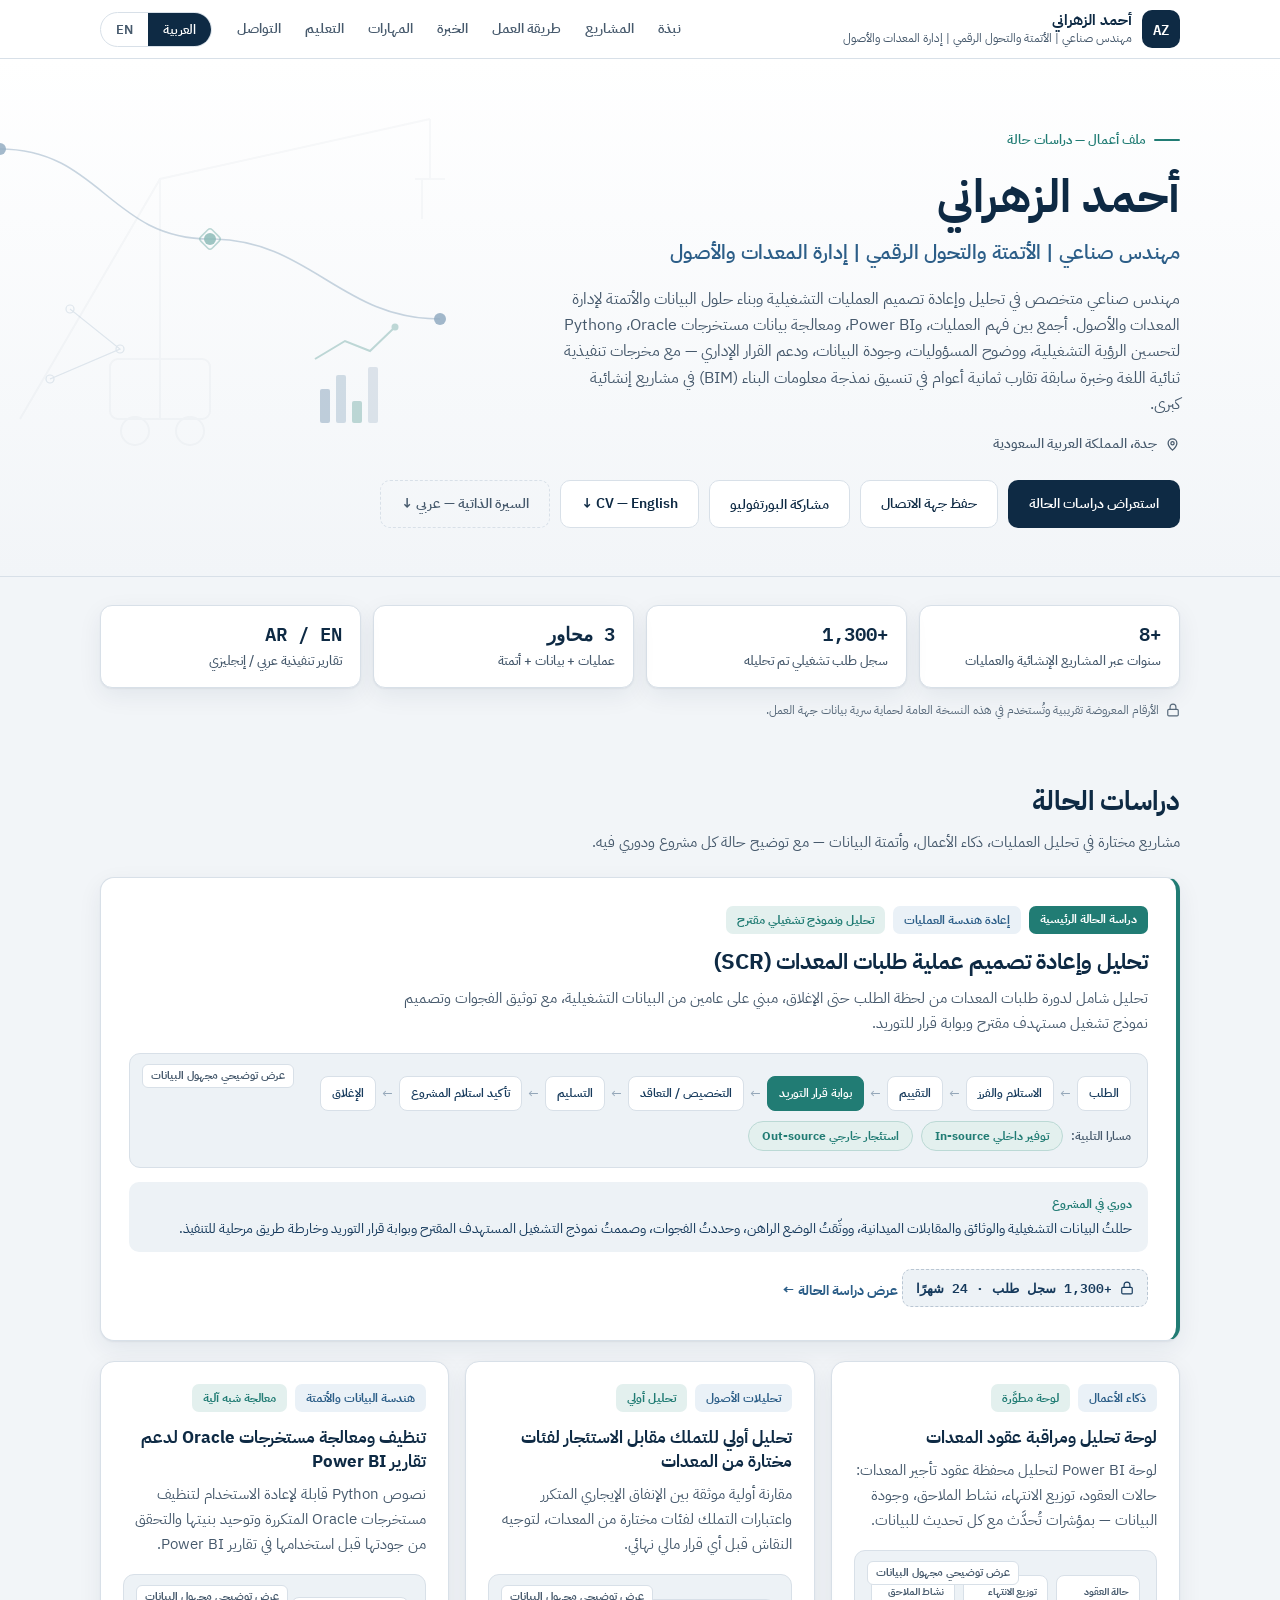
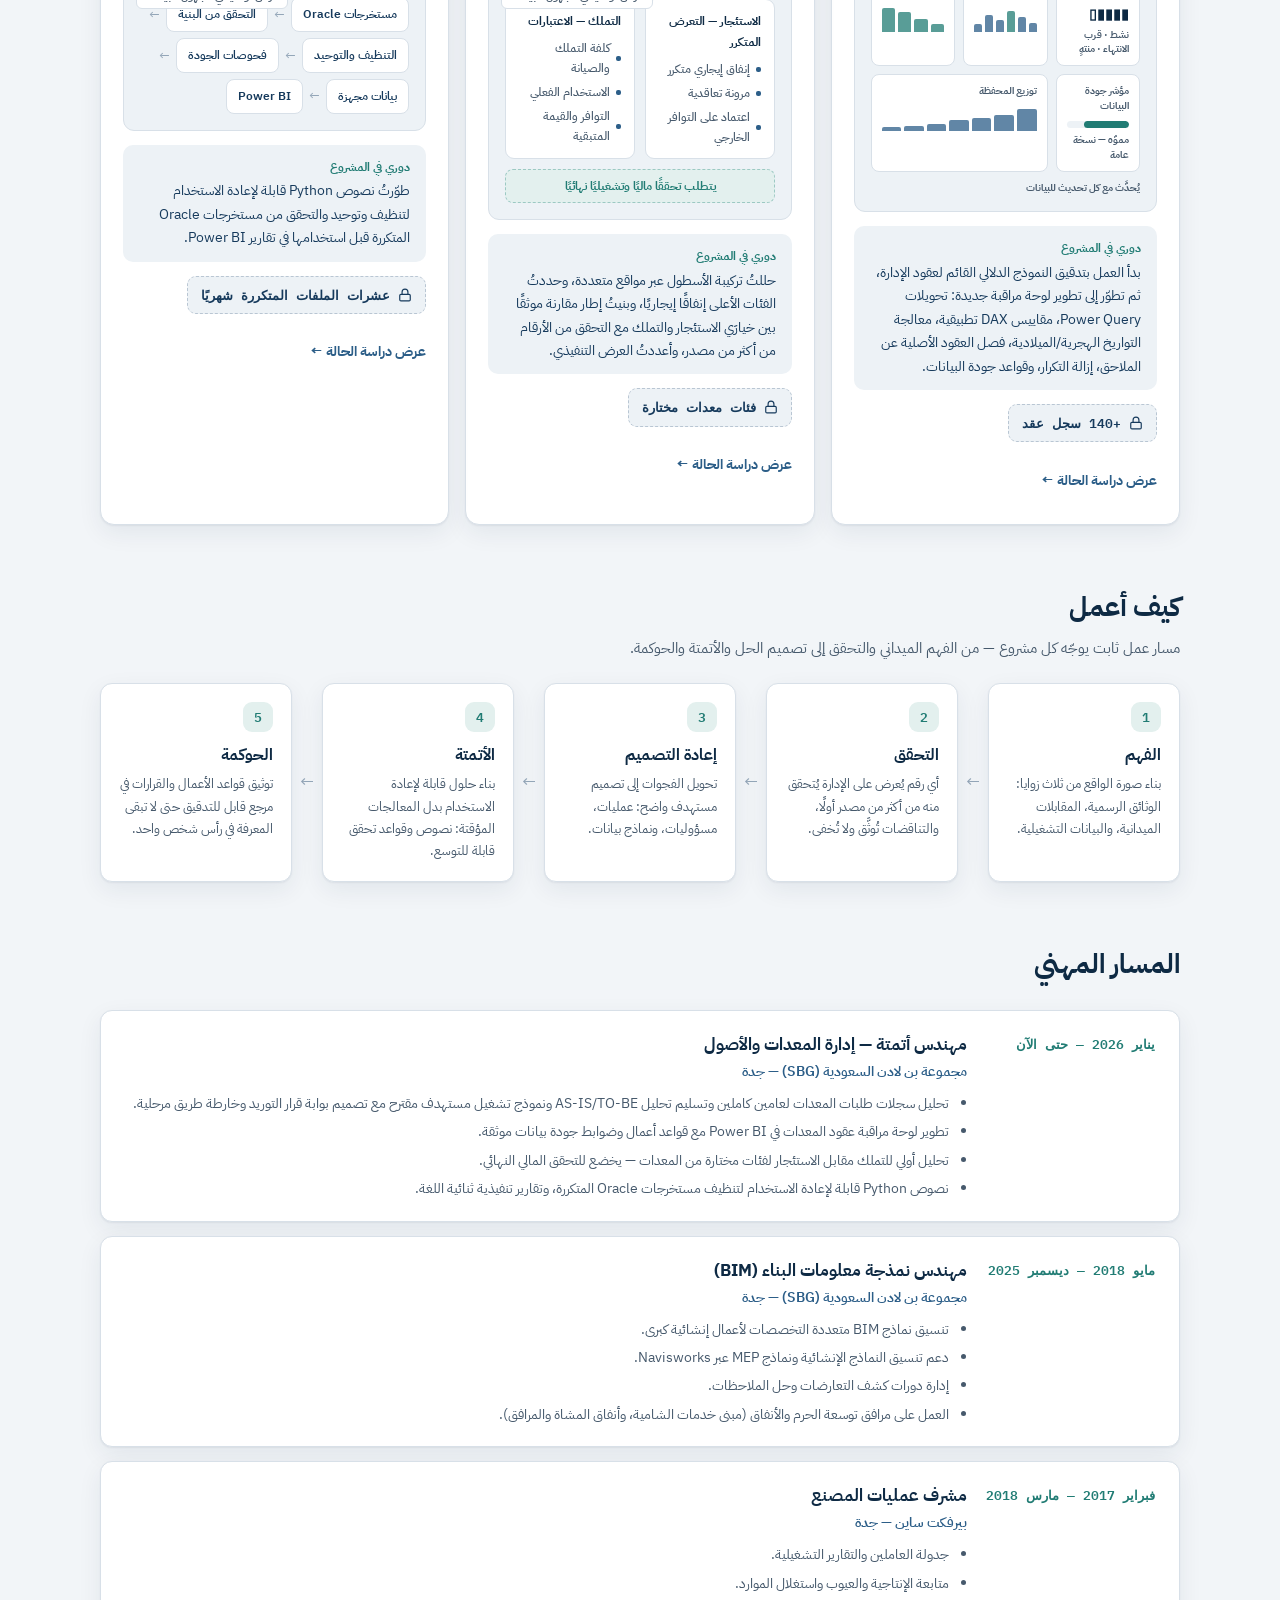
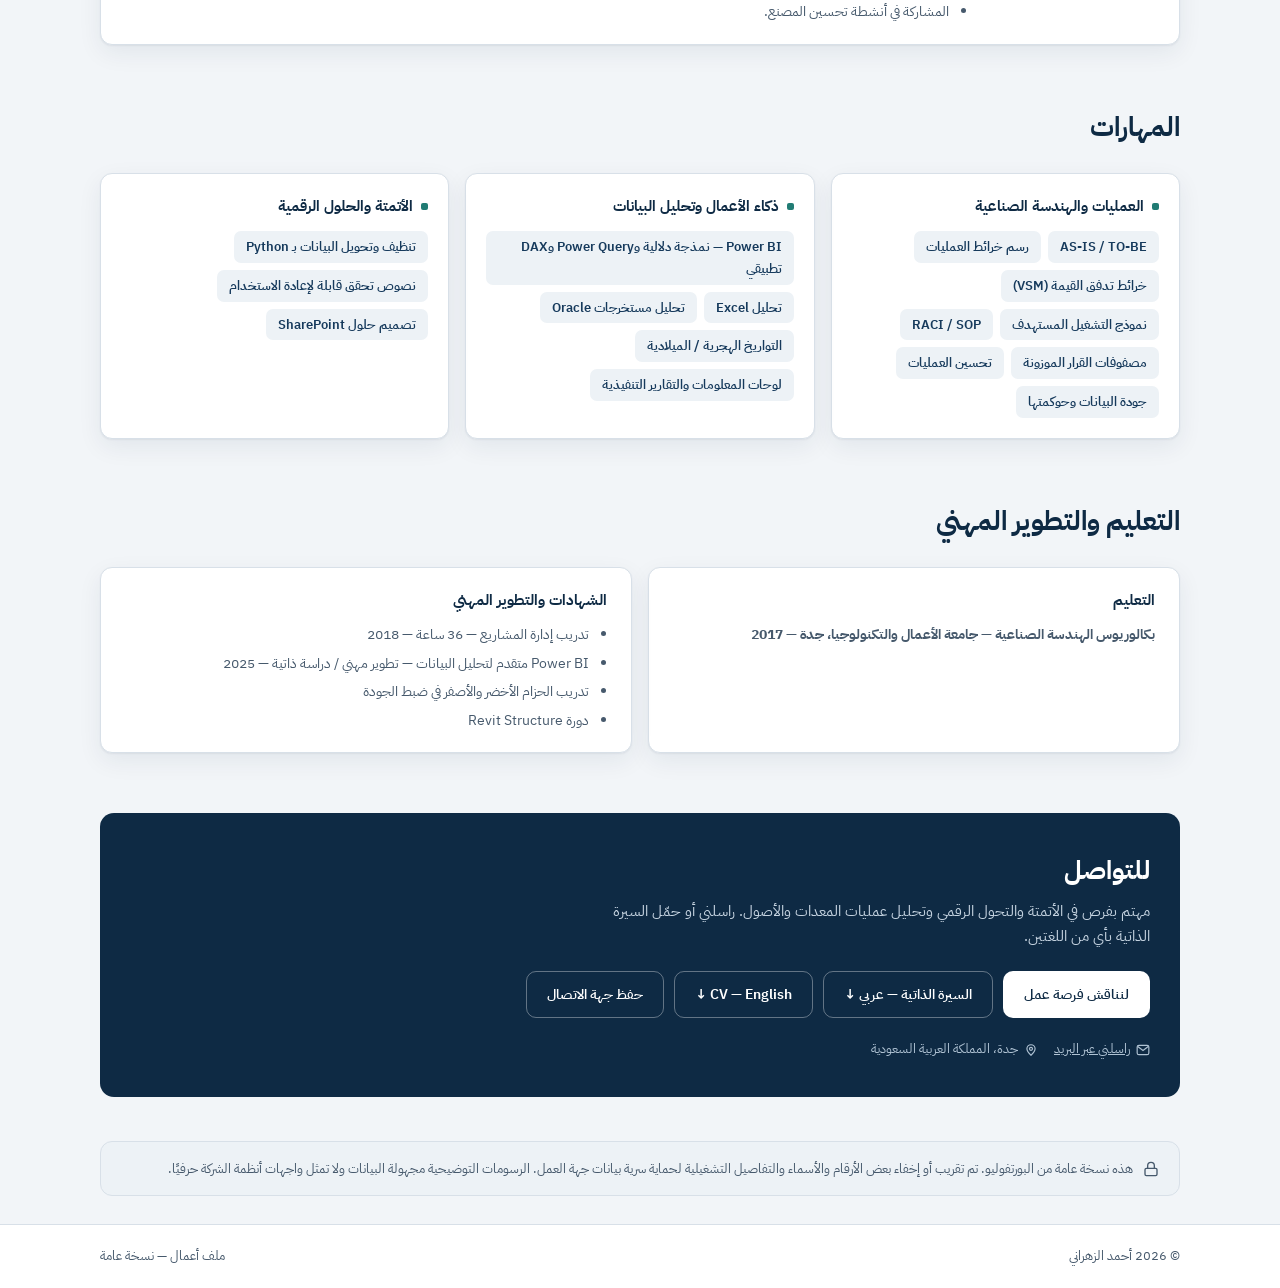
<file: standalone/Ahmed_Alzahrani_Portfolio_Standalone.html>
<!DOCTYPE html>
<html lang="ar" dir="rtl">
<head>
<meta charset="UTF-8">
<meta name="robots" content="noindex,nofollow,noarchive,nosnippet">
<meta name="googlebot" content="noindex,nofollow,noarchive,nosnippet">
<meta name="viewport" content="width=device-width, initial-scale=1.0">
<meta name="color-scheme" content="light only">
<title>Ahmed Alzahrani — Industrial Engineer | Automation &amp; Digital Transformation</title>
<meta name="description" content="Ahmed Alzahrani — Industrial Engineer specializing in automation, digital transformation, and equipment &amp; asset management process analysis. مهندس صناعي | الأتمتة والتحول الرقمي | إدارة المعدات والأصول.">
<meta name="author" content="Ahmed Alzahrani">
<meta property="og:title" content="Ahmed Alzahrani — Industrial Engineer | Automation &amp; Digital Transformation | Equipment &amp; Asset Management">
<meta property="og:description" content="Recruiter portfolio for Ahmed Alzahrani — Industrial Engineer specializing in automation, digital transformation, and equipment &amp; asset management.">
<meta property="og:image" content="assets/preview/portfolio-social-preview.png">
<meta name="twitter:card" content="summary_large_image">
<meta name="twitter:image" content="assets/preview/portfolio-social-preview.png">
<meta property="og:type" content="profile">
<meta property="og:locale" content="ar_SA">
<meta property="og:locale:alternate" content="en_US">
<link rel="icon" href="data:image/svg+xml,%3Csvg xmlns='http://www.w3.org/2000/svg' viewBox='0 0 64 64'%3E%3Crect width='64' height='64' rx='14' fill='%230E2A44'/%3E%3Ctext x='32' y='42' font-family='monospace' font-size='26' font-weight='700' fill='%23FFFFFF' text-anchor='middle'%3EAZ%3C/text%3E%3C/svg%3E">
<link rel="preconnect" href="https://fonts.googleapis.com">
<link rel="preconnect" href="https://fonts.gstatic.com" crossorigin>
<link href="https://fonts.googleapis.com/css2?family=IBM+Plex+Sans+Arabic:wght@400;500;600;700&family=IBM+Plex+Mono:wght@500;600&display=swap" rel="stylesheet">
<style>
:root{
  color-scheme:light only;
  --navy:#0E2A44;
  --navy-2:#163A5C;
  --steel:#2C5E88;
  --teal:#217C74;
  --teal-soft:#E3F0EE;
  --slate:#46596C;
  --line:#D8E0E8;
  --bg:#F2F5F8;
  --card:#FFFFFF;
  --soft:#EDF2F6;
  --radius:14px;
  --shadow:0 1px 2px rgba(14,42,68,.06),0 8px 24px rgba(14,42,68,.07);
  --font-sans:'IBM Plex Sans Arabic',system-ui,'Segoe UI',Tahoma,Arial,sans-serif;
  --font-mono:'IBM Plex Mono','Courier New',monospace;
}
*{margin:0;padding:0;box-sizing:border-box}
html{scroll-behavior:smooth}
@media (prefers-reduced-motion: reduce){
  html{scroll-behavior:auto}
  *,*::before,*::after{transition:none!important;animation:none!important}
}
body{
  font-family:var(--font-sans);
  background:var(--bg);
  color:var(--navy);
  line-height:1.7;
  -webkit-font-smoothing:antialiased;
}
.mono{font-family:var(--font-mono)}
a{color:var(--steel)}
:focus-visible{outline:2px solid var(--steel);outline-offset:2px}
.skip-link{
  position:absolute;top:-48px;inset-inline-start:12px;z-index:99;
  background:var(--navy);color:#fff;padding:8px 16px;border-radius:8px;
  font-size:13.5px;text-decoration:none;transition:top .15s;
}
.skip-link:focus{top:10px}

/* ---------- Topbar / Nav ---------- */
.topbar{
  position:sticky;top:0;z-index:50;
  background:rgba(255,255,255,.94);
  backdrop-filter:blur(10px);
  border-bottom:1px solid var(--line);
}
.topbar-inner{
  max-width:1120px;margin:0 auto;padding:10px 20px;
  display:flex;align-items:center;justify-content:space-between;gap:14px;flex-wrap:wrap;
}
.brand{display:flex;align-items:center;gap:10px;min-width:0}
.monogram{
  width:38px;height:38px;border-radius:10px;flex-shrink:0;
  background:var(--navy);color:#fff;
  display:grid;place-items:center;
  font-family:var(--font-mono);font-weight:600;font-size:14px;letter-spacing:.5px;
}
.brand-name{font-weight:700;font-size:15px;line-height:1.3;white-space:nowrap}
.brand-role{font-size:11.5px;color:var(--slate);line-height:1.35}
.nav-row{display:flex;align-items:center;gap:14px;min-width:0}
.main-nav{display:flex;gap:2px;overflow-x:auto;scrollbar-width:none;max-width:100%}
.main-nav::-webkit-scrollbar{display:none}
.main-nav a{
  color:var(--slate);text-decoration:none;font-size:13.5px;font-weight:600;
  padding:7px 11px;border-radius:8px;white-space:nowrap;transition:background .15s,color .15s;
}
.main-nav a:hover{background:var(--soft);color:var(--navy)}
.lang-toggle{
  display:flex;border:1px solid var(--line);border-radius:99px;overflow:hidden;background:#fff;flex-shrink:0;
}
.lang-toggle button{
  border:0;background:transparent;padding:7px 15px;cursor:pointer;
  font-family:inherit;font-size:13px;font-weight:600;color:var(--slate);
  transition:background .2s,color .2s;
}
.lang-toggle button.active{background:var(--navy);color:#fff}
.menu-btn{
  display:none;border:1px solid var(--line);background:var(--card);border-radius:9px;
  width:42px;height:42px;align-items:center;justify-content:center;cursor:pointer;color:var(--navy);
  flex-shrink:0;
}
.mobile-menu{
  display:none;border-top:1px solid var(--line);background:var(--card);
  box-shadow:0 14px 24px rgba(14,42,68,.10);
}
.mobile-menu.open{display:block}
.mobile-menu div{max-width:1120px;margin:0 auto;padding:6px 14px 12px;display:flex;flex-direction:column}
.mobile-menu a{
  display:block;padding:12px 8px;min-height:44px;color:var(--navy);text-decoration:none;
  font-weight:600;font-size:15px;border-bottom:1px solid var(--bg);
}
.mobile-menu a:last-child{border-bottom:0}
.mobile-menu a:hover{color:var(--steel)}
@media(max-width:900px){
  .menu-btn{display:inline-flex}
  .main-nav a{display:none}
  .main-nav a.nav-core{display:inline-block}
}
@media(max-width:820px){
  .brand-role{display:none}
  .topbar-inner{padding:8px 14px}
}
@media(max-width:560px){
  .main-nav a.nav-core{display:none}
  .main-nav{display:none}
}

.toast{
  position:fixed;bottom:22px;inset-inline-start:50%;transform:translateX(-50%) translateY(16px);
  background:var(--navy);color:#fff;padding:11px 20px;border-radius:10px;font-size:13.5px;font-weight:600;
  opacity:0;pointer-events:none;transition:opacity .25s,transform .25s;z-index:90;box-shadow:0 10px 26px rgba(14,42,68,.3);
}
html[dir="rtl"] .toast{transform:translateX(50%) translateY(16px)}
.toast.show{opacity:1;transform:translateX(-50%) translateY(0)}
html[dir="rtl"] .toast.show{transform:translateX(50%) translateY(0)}

/* ---------- Hero ---------- */
.hero{position:relative;overflow:hidden;background:linear-gradient(180deg,#FFFFFF 0%,var(--bg) 100%);border-bottom:1px solid var(--line)}
.hero-inner{max-width:1120px;margin:0 auto;padding:64px 20px 48px;position:relative;z-index:1}
.hero-svg{
  position:absolute;inset-block:0;inset-inline-end:-40px;width:560px;max-width:60%;
  opacity:.5;pointer-events:none;z-index:0;
}
.eyebrow{
  display:inline-flex;align-items:center;gap:8px;
  font-size:12.5px;font-weight:600;letter-spacing:1px;
  color:var(--teal);text-transform:uppercase;margin-bottom:16px;
}
html[dir="rtl"] .eyebrow{letter-spacing:0}
.eyebrow::before{content:"";width:26px;height:2px;background:var(--teal);border-radius:2px}
.hero h1{font-size:clamp(30px,5vw,46px);font-weight:700;line-height:1.3;color:var(--navy)}
.hero .role{font-size:clamp(15px,2.3vw,19.5px);color:var(--steel);font-weight:600;margin-top:10px;max-width:640px}
.hero .summary{max-width:620px;color:var(--slate);margin-top:16px;font-size:15.5px}
.hero-meta{display:flex;align-items:center;gap:8px;color:var(--slate);font-size:13.5px;margin-top:16px;font-weight:500}
.hero-actions{display:flex;flex-wrap:wrap;gap:10px;margin-top:24px}
.btn{
  display:inline-flex;align-items:center;gap:8px;
  border-radius:10px;padding:11px 20px;font-size:14px;font-weight:600;
  text-decoration:none;cursor:pointer;border:1px solid transparent;
  font-family:inherit;transition:background .15s,border-color .15s,color .15s;
}
.btn-primary{background:var(--navy);color:#fff}
.btn-primary:hover{background:var(--navy-2)}
.btn-outline{background:#fff;color:var(--navy);border-color:var(--line)}
.btn-outline:hover{border-color:var(--steel);color:var(--steel)}
.btn-ghost2{border:1px dashed var(--line);color:var(--slate);background:transparent}
.btn-ghost2:hover{border-color:var(--steel);color:var(--steel)}
html[dir="rtl"] .act-projects{order:1}
html[dir="rtl"] .act-cv-ar{order:2}
html[dir="rtl"] .act-save{order:3}
html[dir="rtl"] .act-share{order:4}
html[dir="rtl"] .act-cv-en{order:5}
html[dir="rtl"] .btn-ghost2{order:5}
@media(max-width:560px){
  .hero-inner{padding:30px 16px 26px}
  .hero .summary{
    font-size:14.5px;margin-top:12px;
    display:-webkit-box;-webkit-line-clamp:3;-webkit-box-orient:vertical;overflow:hidden;
  }
  .hero-actions{display:grid;grid-template-columns:1fr 1fr;gap:9px;margin-top:18px}
  .hero-actions .act-projects{grid-column:1/-1}
  .hero-actions .btn{min-height:46px;justify-content:center;text-align:center;font-size:13.8px;padding:10px 10px}
  .hero-svg{opacity:.5;inset-inline-end:-120px}
  h1{font-size:30px}
  .hero .role{font-size:14px}
}

/* ---------- Proof strip ---------- */
.proof{max-width:1120px;margin:0 auto;padding:28px 20px 6px}
.proof-grid{display:grid;grid-template-columns:repeat(4,1fr);gap:12px}
@media(max-width:900px){.proof-grid{grid-template-columns:repeat(2,1fr);gap:10px}}
.proof-item{
  background:var(--card);border:1px solid var(--line);border-radius:12px;
  padding:16px 18px;box-shadow:var(--shadow);
  display:flex;flex-direction:column;justify-content:center;min-height:74px;
}
@media(max-width:560px){
  .proof{padding:18px 16px 4px}
  .proof-item{padding:11px 12px;min-height:64px}
  .proof-num{font-size:16px}
  .proof-label{font-size:11.6px}
}
.proof-num{font-family:var(--font-mono);font-weight:600;font-size:19px;color:var(--navy);line-height:1.3}
.proof-label{font-size:12.8px;color:var(--slate);margin-top:3px;font-weight:500}
.proof-note{font-size:12.2px;color:var(--slate);margin-top:12px;display:flex;gap:7px;align-items:flex-start;opacity:.9}
.proof-note svg{flex-shrink:0;margin-top:3px}

/* ---------- Sections ---------- */
main{display:block}
.section{max-width:1120px;margin:0 auto;padding:52px 20px 8px}
.section-head{margin-bottom:22px}
.section-head h2{font-size:clamp(21px,3vw,27px);font-weight:700;color:var(--navy)}
.section-sub{color:var(--slate);font-size:14.5px;margin-top:5px;max-width:640px}

/* ---------- Project cards ---------- */
.flagship{
  background:var(--card);border:1px solid var(--line);border-radius:var(--radius);
  box-shadow:var(--shadow);padding:28px;margin-bottom:20px;
  border-inline-start:4px solid var(--teal);
}
.card-top{display:flex;align-items:center;gap:8px;flex-wrap:wrap;margin-bottom:12px}
.card-tag{
  font-size:12px;font-weight:700;color:var(--steel);
  background:#EAF1F7;border-radius:7px;padding:4px 11px;
}
.card-status{
  font-size:12px;font-weight:700;color:var(--teal);
  background:var(--teal-soft);border-radius:7px;padding:4px 11px;
}
.flagship-badge{
  font-size:11.5px;font-weight:700;color:#fff;background:var(--teal);
  border-radius:7px;padding:4px 11px;letter-spacing:.4px;
}
html[dir="rtl"] .flagship-badge{letter-spacing:0}
.flagship h3,.pcard h3{font-size:19px;font-weight:700;line-height:1.45;color:var(--navy)}
.flagship h3{font-size:22px}
.flagship .p-sum,.pcard .p-sum{color:var(--slate);font-size:14.5px;margin-top:8px}
.flagship .p-sum{max-width:760px}
.p-role{
  margin-top:14px;background:var(--soft);border-radius:10px;padding:12px 16px;
  font-size:13.8px;color:var(--navy-2);
}
.p-role b{color:var(--teal);font-size:12px;text-transform:uppercase;letter-spacing:.6px;display:block;margin-bottom:2px}
html[dir="rtl"] .p-role b{letter-spacing:0}
.metric{
  display:inline-flex;align-items:center;gap:8px;margin-top:14px;
  font-family:var(--font-mono);font-size:13px;font-weight:600;color:var(--navy-2);
  background:var(--soft);border:1px dashed #B9C6D3;border-radius:9px;padding:7px 13px;
}
.card-open{
  display:inline-flex;align-items:center;gap:6px;margin-top:16px;
  color:var(--steel);font-weight:700;font-size:14px;
}
.grid{display:grid;grid-template-columns:repeat(3,1fr);gap:16px}
@media(max-width:960px){.grid{grid-template-columns:1fr}}
.pcard{
  background:var(--card);border:1px solid var(--line);border-radius:var(--radius);
  box-shadow:var(--shadow);padding:22px;text-align:start;cursor:pointer;
  font-family:inherit;color:inherit;display:flex;flex-direction:column;align-items:flex-start;
  transition:border-color .15s,transform .15s;width:100%;
}
.pcard:hover,.flagship:hover{border-color:var(--steel)}
.pcard:hover{transform:translateY(-2px)}
.project-card{cursor:pointer}
.open-case-study{
  display:inline-flex;align-items:center;gap:6px;margin-top:16px;min-height:44px;
  border:0;background:transparent;padding:4px 0;cursor:pointer;font-family:inherit;
  color:var(--steel);font-weight:700;font-size:14px;
}
.open-case-study:hover{color:var(--navy)}
.open-case-study:focus-visible,.btn:focus-visible,.menu-btn:focus-visible,.lang-toggle button:focus-visible{
  outline:2.5px solid var(--teal);outline-offset:3px;border-radius:6px;
}
.pcard h3{font-size:16.5px;margin-top:2px}

/* ---------- Coded visuals ---------- */
.viz{margin-top:18px;width:100%}
.viz-frame{
  background:var(--soft);border:1px solid var(--line);border-radius:11px;padding:16px;position:relative;
}
.viz-badge{
  position:absolute;top:10px;inset-inline-end:12px;
  font-size:10.5px;font-weight:700;color:var(--slate);
  background:#fff;border:1px solid var(--line);border-radius:6px;padding:2px 8px;
}
.flow{display:flex;align-items:center;flex-wrap:wrap;gap:6px;margin-top:6px}
.flow-step{
  background:#fff;border:1px solid var(--line);border-radius:8px;
  padding:6px 11px;font-size:12.3px;font-weight:600;color:var(--navy-2);white-space:nowrap;
}
.flow-step.gate{
  background:var(--teal);border-color:var(--teal);color:#fff;
  position:relative;
}
.flow-arrow{color:#93A6B8;font-size:13px;flex-shrink:0}
.flow-branch{display:flex;gap:8px;margin-top:10px;flex-wrap:wrap;align-items:center}
.branch-chip{
  font-size:11.8px;font-weight:700;border-radius:99px;padding:4px 13px;
  background:var(--teal-soft);color:var(--teal);border:1px solid #BBD9D5;
}
.branch-lbl{font-size:11.8px;color:var(--slate);font-weight:600}
@media(max-width:560px){
  .flow{flex-direction:column;align-items:stretch}
  .flow-step{white-space:normal;text-align:center}
  .flow-arrow{align-self:center;transform:rotate(90deg)}
  html[dir="rtl"] .flow-arrow{transform:rotate(-90deg)}
}
/* mini dashboard */
.mini-dash{display:grid;grid-template-columns:repeat(3,1fr);gap:8px;margin-top:8px}
@media(max-width:560px){.mini-dash{grid-template-columns:repeat(2,1fr)}}
.md-tile{background:#fff;border:1px solid var(--line);border-radius:8px;padding:9px 10px}
.md-lbl{font-size:10.3px;font-weight:700;color:var(--slate);text-transform:uppercase;letter-spacing:.3px;line-height:1.4}
html[dir="rtl"] .md-lbl{letter-spacing:0}
.md-val{font-family:var(--font-mono);font-size:13.5px;font-weight:600;color:var(--navy);margin-top:2px}
.md-bar{display:flex;gap:3px;align-items:flex-end;height:26px;margin-top:6px}
.md-bar i{flex:1;background:var(--steel);border-radius:2px 2px 0 0;opacity:.75;min-width:4px}
.md-bar i.warn{background:var(--teal)}
.md-track{height:7px;background:var(--soft);border-radius:99px;margin-top:8px;overflow:hidden}
.md-fill{height:100%;background:var(--teal);border-radius:99px}
/* comparison */
.cmp{display:grid;grid-template-columns:1fr 1fr;gap:10px;margin-top:8px}
@media(max-width:560px){.cmp{grid-template-columns:1fr}}
.cmp-col{background:#fff;border:1px solid var(--line);border-radius:9px;padding:11px 13px}
.cmp-col h5{font-size:12.3px;font-weight:700;color:var(--navy);margin-bottom:6px}
.cmp-col ul{list-style:none;display:flex;flex-direction:column;gap:4px}
.cmp-col li{font-size:11.8px;color:var(--slate);font-weight:500;display:flex;gap:6px;align-items:center}
.cmp-col li::before{content:"";width:5px;height:5px;border-radius:2px;background:var(--steel);flex-shrink:0}
.cmp-banner{
  grid-column:1/-1;text-align:center;font-size:11.8px;font-weight:700;color:var(--teal);
  background:var(--teal-soft);border:1px dashed #9CC9C3;border-radius:8px;padding:6px 10px;
}
@media(max-width:560px){.cmp-banner{grid-column:auto}}

/* ---------- Method ---------- */
.method-flow{display:flex;gap:8px;align-items:stretch;flex-wrap:wrap}
.method-step{
  flex:1;min-width:170px;background:var(--card);border:1px solid var(--line);
  border-radius:12px;padding:18px;box-shadow:var(--shadow);
}
.method-idx{
  width:30px;height:30px;border-radius:9px;background:var(--teal-soft);color:var(--teal);
  display:grid;place-items:center;font-family:var(--font-mono);font-weight:600;font-size:13px;margin-bottom:10px;
}
.method-step h3{font-size:15.5px;font-weight:700;color:var(--navy)}
.method-step p{font-size:13.2px;color:var(--slate);margin-top:5px}
.method-arrow{align-self:center;color:#93A6B8;font-size:17px;flex-shrink:0}
@media(max-width:900px){
  .method-flow{flex-direction:column}
  .method-step{min-width:0}
  .method-arrow{transform:rotate(90deg)}
  html[dir="rtl"] .method-arrow{transform:rotate(-90deg)}
}

/* ---------- Experience ---------- */
.journey{display:flex;flex-direction:column;gap:14px}
.journey-item{
  background:var(--card);border:1px solid var(--line);border-radius:12px;
  padding:20px 24px;box-shadow:var(--shadow);
  display:grid;grid-template-columns:170px 1fr;gap:18px;
}
.journey-period{font-family:var(--font-mono);font-size:12.8px;font-weight:600;color:var(--teal);padding-top:3px}
.journey-body h3{font-size:16.5px;font-weight:700;color:var(--navy)}
.journey-org{font-size:13.5px;color:var(--steel);font-weight:600;margin-top:2px}
.journey-body ul{padding-inline-start:18px;margin-top:8px;display:flex;flex-direction:column;gap:5px}
.journey-body li{font-size:13.8px;color:var(--slate)}
@media(max-width:560px){
  .journey-item{grid-template-columns:1fr;gap:6px;padding:18px}
}

/* ---------- Skills ---------- */
.skills-grid{display:grid;grid-template-columns:repeat(3,1fr);gap:16px}
@media(max-width:900px){.skills-grid{grid-template-columns:1fr}}
.skill-card{
  background:var(--card);border:1px solid var(--line);border-radius:12px;
  padding:20px;box-shadow:var(--shadow);
}
.skill-card h3{font-size:15px;font-weight:700;color:var(--navy);margin-bottom:12px;display:flex;align-items:center;gap:8px}
.skill-card h3::before{content:"";width:7px;height:7px;border-radius:2px;background:var(--teal)}
.chips{display:flex;flex-wrap:wrap;gap:7px}
.chip{
  background:var(--soft);color:var(--navy-2);border-radius:7px;
  padding:5px 12px;font-size:12.8px;font-weight:600;
}

/* ---------- Education ---------- */
.edu-grid{display:grid;grid-template-columns:1fr 1fr;gap:16px}
@media(max-width:820px){.edu-grid{grid-template-columns:1fr}}
.edu-card{
  background:var(--card);border:1px solid var(--line);border-radius:12px;
  padding:20px 24px;box-shadow:var(--shadow);
}
.edu-card h3{font-size:15px;font-weight:700;color:var(--navy);margin-bottom:10px}
.edu-card p,.edu-card li{font-size:13.8px;color:var(--slate)}
.edu-card ul{padding-inline-start:18px;display:flex;flex-direction:column;gap:5px}
.edu-degree{font-weight:700;color:var(--navy-2)}

/* ---------- Contact ---------- */
.contact-card{
  background:var(--navy);border-radius:var(--radius);color:#fff;
  padding:36px 30px;display:flex;flex-direction:column;align-items:flex-start;gap:6px;
}
.contact-card h2{font-size:clamp(20px,3vw,26px)}
.contact-card p{color:#C6D4E1;font-size:14.5px;max-width:560px}
.contact-actions{display:flex;flex-wrap:wrap;gap:10px;margin-top:16px}
.btn-light{background:#fff;color:var(--navy)}
.btn-light:hover{background:#E8EEF4}
.btn-ghost{background:transparent;color:#fff;border-color:rgba(255,255,255,.35)}
.btn-ghost:hover{border-color:#fff}
.contact-meta{display:flex;flex-wrap:wrap;gap:16px;margin-top:14px;font-size:13.2px;color:#AFC2D3}
.contact-meta span{display:inline-flex;align-items:center;gap:6px}

/* ---------- Footer ---------- */
.conf-final{
  max-width:1120px;margin:36px auto 0;padding:0 20px;
}
.conf-final-inner{
  background:var(--soft);border:1px solid var(--line);border-radius:12px;
  padding:16px 20px;font-size:12.8px;color:var(--slate);display:flex;gap:10px;align-items:flex-start;
}
.conf-final-inner svg{flex-shrink:0;margin-top:3px}
footer{border-top:1px solid var(--line);margin-top:28px;background:#fff}
.footer-inner{
  max-width:1120px;margin:0 auto;padding:20px;
  display:flex;justify-content:space-between;gap:10px;flex-wrap:wrap;
  font-size:13px;color:var(--slate);
}

/* ---------- Modal ---------- */
.overlay{
  position:fixed;inset:0;background:rgba(14,42,68,.5);z-index:100;
  display:none;align-items:flex-start;justify-content:center;
  padding:4vh 16px;overflow-y:auto;
}
.overlay.open{display:flex}
.modal{
  background:#fff;border-radius:16px;max-width:820px;width:100%;
  box-shadow:0 24px 64px rgba(14,42,68,.28);
}
.modal-head{
  display:flex;justify-content:space-between;align-items:flex-start;gap:14px;
  padding:24px 26px 8px;position:sticky;top:0;background:#fff;border-radius:16px 16px 0 0;
  border-bottom:1px solid var(--soft);z-index:2;
}
.modal-head h2{font-size:19px;font-weight:700;line-height:1.45;margin-top:8px;color:var(--navy)}
.close-btn{
  border:1px solid var(--line);background:#fff;border-radius:9px;
  width:36px;height:36px;font-size:15px;cursor:pointer;color:var(--slate);flex-shrink:0;
  font-family:inherit;
}
.close-btn:hover{border-color:var(--steel);color:var(--steel)}
.modal-body{padding:8px 26px 28px}
.block{padding:16px 0;border-bottom:1px solid var(--soft)}
.block:last-child{border-bottom:0}
.block h3{
  font-size:12px;font-weight:700;letter-spacing:.9px;color:var(--steel);
  text-transform:uppercase;margin-bottom:7px;
  display:flex;align-items:center;gap:8px;
}
html[dir="rtl"] .block h3{letter-spacing:0}
.block h3::before{content:"";width:6px;height:6px;border-radius:2px;background:var(--teal)}
.block p{font-size:14.3px;color:#33455A}
.block ul{padding-inline-start:20px;font-size:14.3px;color:#33455A;display:flex;flex-direction:column;gap:6px}
.findings-grid{display:grid;grid-template-columns:1fr;gap:9px}
@media(min-width:560px){.findings-grid{grid-template-columns:1fr 1fr}}
.finding{
  background:var(--soft);border:1px dashed #B9C6D3;border-radius:10px;
  padding:11px 14px;font-size:13.3px;font-weight:500;color:var(--navy-2);
  display:flex;gap:9px;align-items:flex-start;
}
.finding svg{flex-shrink:0;margin-top:3px}
.conf-mini{font-size:12.3px;color:var(--slate);display:flex;gap:8px;align-items:flex-start}
.conf-mini svg{flex-shrink:0;margin-top:3px}
@media(max-width:560px){
  .modal-head{padding:18px 16px 6px}
  .modal-body{padding:6px 16px 20px}
  .flagship{padding:20px 16px}
}

/* ---------- Print ---------- */
@media print{
  .topbar,.hero-actions,.card-open,.open-case-study,.overlay,.lang-toggle,.contact-actions,.skip-link,.menu-btn,.mobile-menu,.toast{display:none!important}
  body{background:#fff}
  .flagship,.pcard,.proof-item,.method-step,.journey-item,.skill-card,.edu-card{box-shadow:none}
}
</style>
</head>
<body>
<a class="skip-link" href="#projects" data-i18n="skipLink"></a>

<header class="topbar">
  <div class="topbar-inner">
    <div class="brand">
      <div class="monogram" aria-hidden="true">AZ</div>
      <div>
        <div class="brand-name" data-i18n="name"></div>
        <div class="brand-role" data-i18n="unifiedTitle"></div>
      </div>
    </div>
    <div class="nav-row">
      <nav class="main-nav" id="mainNav" aria-label=""></nav>
      <div class="lang-toggle" role="group" aria-label="Language / اللغة">
        <button type="button" id="btn-ar">العربية</button>
        <button type="button" id="btn-en">EN</button>
      </div>
      <button type="button" id="menuBtn" class="menu-btn" aria-expanded="false" aria-controls="mobileMenu" aria-label="Menu">
        <svg width="20" height="20" viewBox="0 0 24 24" fill="none" stroke="currentColor" stroke-width="2.2" aria-hidden="true"><path d="M4 7h16M4 12h16M4 17h16"/></svg>
      </button>
    </div>
  </div>
  <nav class="mobile-menu" id="mobileMenu" aria-label="Menu">
    <div id="mobileMenuList"></div>
  </nav>
</header>

<main>

<section class="hero" id="about">
  <svg class="hero-svg" viewBox="0 0 560 420" aria-hidden="true" focusable="false">
    <!-- faint equipment outline: crane boom + cab -->
    <g stroke="#0E2A44" stroke-width="2" fill="none" opacity=".06">
      <path d="M60 360 L200 120 L470 60"/>
      <path d="M200 120 L200 360"/>
      <path d="M470 60 L470 120 M455 120 h30 M462 120 v40"/>
      <rect x="150" y="300" width="100" height="60" rx="8"/>
      <circle cx="175" cy="372" r="14"/><circle cx="230" cy="372" r="14"/>
    </g>
    <!-- process line + data nodes -->
    <g stroke="#2C5E88" stroke-width="1.6" fill="none" opacity=".5">
      <path d="M40 90 C 140 90, 150 180, 250 180 S 380 260, 480 260"/>
    </g>
    <g opacity=".85">
      <circle cx="40" cy="90" r="6" fill="#2C5E88"/>
      <circle cx="250" cy="180" r="6" fill="#217C74"/>
      <rect x="242" y="172" width="16" height="16" rx="3" transform="rotate(45 250 180)" fill="none" stroke="#217C74" stroke-width="1.6" opacity=".7"/>
      <circle cx="480" cy="260" r="6" fill="#2C5E88"/>
    </g>
    <!-- dashboard indicators -->
    <g opacity=".55">
      <rect x="360" y="330" width="10" height="34" rx="2" fill="#2C5E88"/>
      <rect x="376" y="316" width="10" height="48" rx="2" fill="#2C5E88" opacity=".7"/>
      <rect x="392" y="342" width="10" height="22" rx="2" fill="#217C74"/>
      <rect x="408" y="308" width="10" height="56" rx="2" fill="#2C5E88" opacity=".5"/>
      <path d="M355 300 L385 282 L410 292 L435 268" stroke="#217C74" stroke-width="2" fill="none"/>
      <circle cx="435" cy="268" r="3.5" fill="#217C74"/>
    </g>
    <g stroke="#2C5E88" stroke-width="1.2" fill="none" opacity=".25">
      <circle cx="110" cy="250" r="4"/><circle cx="160" cy="290" r="4"/><circle cx="90" cy="320" r="4"/>
      <path d="M110 250 L160 290 L90 320"/>
    </g>
  </svg>
  <div class="hero-inner">
    <p class="eyebrow" data-i18n="eyebrow"></p>
    <h1 data-i18n="name"></h1>
    <p class="role" data-i18n="unifiedTitle"></p>
    <p class="summary" data-i18n="summary"></p>
    <p class="hero-meta">
      <svg width="15" height="15" viewBox="0 0 24 24" fill="none" stroke="currentColor" stroke-width="2" aria-hidden="true"><path d="M12 21s-7-6.1-7-11a7 7 0 0 1 14 0c0 4.9-7 11-7 11z"/><circle cx="12" cy="10" r="2.6"/></svg>
      <span data-i18n="location"></span>
    </p>
    <div class="hero-actions">
      <a class="btn btn-primary act-projects" href="#projects" data-i18n="ctaProjects"></a>
      <a class="btn btn-outline act-cv-en cv-en" id="heroCvEn" href="#"  data-i18n="ctaCvEn"></a>
      <a class="btn btn-outline act-save vcf-link" id="heroSave" href="#" download="Ahmed_Alzahrani.vcf" data-i18n="ctaSave"></a>
      <button type="button" class="btn btn-outline act-share share-btn" data-i18n="ctaShare"></button>
      <a class="btn btn-ghost2 act-cv-ar cv-ar" id="heroCvAr" href="#"  data-i18n="ctaCvAr"></a>
    </div>
  </div>
</section>

<section class="proof" aria-labelledby="proofHeading">
  <h2 id="proofHeading" class="sr-only" style="position:absolute;width:1px;height:1px;overflow:hidden;clip:rect(0 0 0 0)" data-i18n="proofTitle"></h2>
  <div class="proof-grid" id="proofGrid"></div>
  <p class="proof-note">
    <svg width="14" height="14" viewBox="0 0 24 24" fill="none" stroke="currentColor" stroke-width="2" aria-hidden="true"><rect x="3" y="11" width="18" height="11" rx="2"/><path d="M7 11V7a5 5 0 0 1 10 0v4"/></svg>
    <span data-i18n="proofNote"></span>
  </p>
</section>

<section class="section" id="projects">
  <div class="section-head">
    <h2 data-i18n="projectsTitle"></h2>
    <p class="section-sub" data-i18n="projectsSub"></p>
  </div>
  <div id="flagshipWrap"></div>
  <div class="grid" id="projectGrid"></div>
</section>

<section class="section" id="method">
  <div class="section-head">
    <h2 data-i18n="methodTitle"></h2>
    <p class="section-sub" data-i18n="methodSub"></p>
  </div>
  <div class="method-flow" id="methodWrap"></div>
</section>

<section class="section" id="experience">
  <div class="section-head"><h2 data-i18n="journeyTitle"></h2></div>
  <div class="journey" id="journeyWrap"></div>
</section>

<section class="section" id="skills">
  <div class="section-head"><h2 data-i18n="skillsTitle"></h2></div>
  <div class="skills-grid" id="skillsWrap"></div>
</section>

<section class="section" id="education">
  <div class="section-head"><h2 data-i18n="eduTitle"></h2></div>
  <div class="edu-grid" id="eduWrap"></div>
</section>

<section class="section" id="contact">
  <div class="contact-card">
    <h2 data-i18n="contactTitle"></h2>
    <p data-i18n="contactSub"></p>
    <div class="contact-actions">
      <a class="btn btn-light" href="mailto:enga7medzhrani@gmail.com?subject=Opportunity%20—%20Ahmed%20Alzahrani" data-i18n="ctaDiscuss"></a>
      <a class="btn btn-ghost cv-ar" id="footCvAr" href="#"  data-i18n="ctaCvAr"></a>
      <a class="btn btn-ghost cv-en" id="footCvEn" href="#"  data-i18n="ctaCvEn"></a>
      <a class="btn btn-ghost vcf-link" id="footSave" href="#" download="Ahmed_Alzahrani.vcf" data-i18n="ctaSave"></a>
    </div>
    <div class="contact-meta">
      <span>
        <svg width="14" height="14" viewBox="0 0 24 24" fill="none" stroke="currentColor" stroke-width="2" aria-hidden="true"><rect x="2" y="4" width="20" height="16" rx="3"/><path d="m3 6 9 7 9-7"/></svg>
        <a href="mailto:enga7medzhrani@gmail.com" style="color:inherit" data-i18n="emailLabel"></a>
      </span>
      <span>
        <svg width="14" height="14" viewBox="0 0 24 24" fill="none" stroke="currentColor" stroke-width="2" aria-hidden="true"><path d="M12 21s-7-6.1-7-11a7 7 0 0 1 14 0c0 4.9-7 11-7 11z"/><circle cx="12" cy="10" r="2.6"/></svg>
        <span data-i18n="location"></span>
      </span>
    </div>
  </div>
</section>

<div class="conf-final">
  <div class="conf-final-inner">
    <svg width="16" height="16" viewBox="0 0 24 24" fill="none" stroke="currentColor" stroke-width="2" aria-hidden="true"><rect x="3" y="11" width="18" height="11" rx="2"/><path d="M7 11V7a5 5 0 0 1 10 0v4"/></svg>
    <span data-i18n="confFinal"></span>
  </div>
</div>

</main>

<footer>
  <div class="footer-inner">
    <span data-i18n="footerLeft"></span>
    <span data-i18n="footerRight"></span>
  </div>
</footer>

<div class="toast" id="toast" role="status" aria-live="polite"></div>

<div class="overlay" id="overlay">
  <div class="modal" role="dialog" aria-modal="true" aria-labelledby="modalTitle" id="modalRoot">
    <div class="modal-head">
      <div>
        <span class="card-tag" id="modalTag"></span> <span class="card-status" id="modalStatus"></span>
        <h2 id="modalTitle"></h2>
      </div>
      <button type="button" class="close-btn" id="modalClose">✕</button>
    </div>
    <div class="modal-body" id="modalBody"></div>
  </div>
</div>
<script>
"use strict";

const ui = {
  ar: {
    name:"أحمد الزهراني",
    unifiedTitle:"مهندس صناعي | الأتمتة والتحول الرقمي | إدارة المعدات والأصول",
    eyebrow:"ملف أعمال — دراسات حالة",
    summary:"مهندس صناعي متخصص في تحليل وإعادة تصميم العمليات التشغيلية وبناء حلول البيانات والأتمتة لإدارة المعدات والأصول. أجمع بين فهم العمليات، وPower BI، ومعالجة بيانات مستخرجات Oracle، وPython لتحسين الرؤية التشغيلية، ووضوح المسؤوليات، وجودة البيانات، ودعم القرار الإداري — مع مخرجات تنفيذية ثنائية اللغة وخبرة سابقة تقارب ثمانية أعوام في تنسيق نمذجة معلومات البناء (BIM) في مشاريع إنشائية كبرى.",
    location:"جدة، المملكة العربية السعودية",
    ctaProjects:"استعراض دراسات الحالة",
    ctaCvAr:"السيرة الذاتية — عربي ↓",
    ctaCvEn:"CV — English ↓",
    ctaEmail:"راسلني عبر البريد", ctaSave:"حفظ جهة الاتصال", ctaShare:"مشاركة البورتفوليو", shareCopied:"تم نسخ الرابط", shareFail:"انسخ الرابط من شريط العنوان", menuOpen:"فتح القائمة", menuClose:"إغلاق القائمة",
    ctaDiscuss:"لنناقش فرصة عمل",
    emailLabel:"راسلني عبر البريد",
    skipLink:"تخطَّ إلى المشاريع",
    proofTitle:"مؤشرات سريعة",
    proofNote:"الأرقام المعروضة تقريبية وتُستخدم في هذه النسخة العامة لحماية سرية بيانات جهة العمل.",
    projectsTitle:"دراسات الحالة",
    projectsSub:"مشاريع مختارة في تحليل العمليات، ذكاء الأعمال، وأتمتة البيانات — مع توضيح حالة كل مشروع ودوري فيه.",
    methodTitle:"كيف أعمل",
    methodSub:"مسار عمل ثابت يوجّه كل مشروع — من الفهم الميداني والتحقق إلى تصميم الحل والأتمتة والحوكمة.",
    journeyTitle:"المسار المهني",
    skillsTitle:"المهارات",
    eduTitle:"التعليم والتطوير المهني",
    contactTitle:"للتواصل",
    contactSub:"مهتم بفرص في الأتمتة والتحول الرقمي وتحليل عمليات المعدات والأصول. راسلني أو حمّل السيرة الذاتية بأي من اللغتين.",
    confFinal:"هذه نسخة عامة من البورتفوليو. تم تقريب أو إخفاء بعض الأرقام والأسماء والتفاصيل التشغيلية لحماية سرية بيانات جهة العمل. الرسومات التوضيحية مجهولة البيانات ولا تمثل واجهات أنظمة الشركة حرفيًا.",
    footerLeft:"© 2026 أحمد الزهراني",
    footerRight:"ملف أعمال — نسخة عامة",
    open:"عرض دراسة الحالة",
    flagship:"دراسة الحالة الرئيسية",
    anonBadge:"عرض توضيحي مجهول البيانات",
    close:"إغلاق",
    navAria:"التنقل الرئيسي",
    myRole:"دوري في المشروع",
    nav:{about:"نبذة",projects:"المشاريع",method:"طريقة العمل",experience:"الخبرة",skills:"المهارات",education:"التعليم",contact:"التواصل"},
    labels:{context:"السياق",challenge:"التحدي",role:"دوري في المشروع",scope:"نطاق العمل",approach:"المنهجية",findings:"الأدلة والنتائج الرئيسية",solution:"الحل / التصميم المقترح",tools:"الأدوات والتقنيات",deliverables:"المخرجات",outcome:"الحالة الراهنة والأثر",conf:"ملاحظة سرية"},
    pageTitle:"أحمد الزهراني — مهندس صناعي | الأتمتة والتحول الرقمي",
    metaDesc:"أحمد الزهراني — مهندس صناعي متخصص في الأتمتة والتحول الرقمي وتحليل وإعادة تصميم عمليات المعدات والأصول."
  },
  en: {
    name:"Ahmed Alzahrani",
    unifiedTitle:"Industrial Engineer | Automation & Digital Transformation | Equipment & Asset Management",
    eyebrow:"Portfolio — Case Studies",
    summary:"Industrial Engineer specializing in operational process analysis, process redesign, data solutions, and automation for equipment and asset management. Combines process understanding, Power BI, Oracle-export data processing, and Python to improve operational visibility, ownership clarity, data quality, and management decision support — delivering bilingual Arabic/English executive outputs, backed by nearly eight years of earlier BIM coordination experience on major construction projects.",
    location:"Jeddah, Saudi Arabia",
    ctaProjects:"View Case Studies",
    ctaCvAr:"CV — Arabic ↓",
    ctaCvEn:"CV — English ↓",
    ctaEmail:"Email me", ctaSave:"Save Contact", ctaShare:"Share Portfolio", shareCopied:"Link copied", shareFail:"Copy the link from the address bar", menuOpen:"Open menu", menuClose:"Close menu",
    ctaDiscuss:"Discuss an opportunity",
    emailLabel:"Email me",
    skipLink:"Skip to projects",
    proofTitle:"Quick indicators",
    proofNote:"Figures shown are approximate and are used in this public version to protect employer confidentiality.",
    projectsTitle:"Case Studies",
    projectsSub:"Selected work in process analysis, business intelligence, and data automation — with each project's status and my role stated clearly.",
    methodTitle:"How I Work",
    methodSub:"A consistent workflow guides each project — from operational discovery and validation to solution design, automation, and governance.",
    journeyTitle:"Career Experience",
    skillsTitle:"Skills",
    eduTitle:"Education & Professional Development",
    contactTitle:"Get in Touch",
    contactSub:"Open to opportunities in automation, digital transformation, and equipment & asset process analysis. Email me or download the CV in either language.",
    confFinal:"This is a public portfolio version. Selected figures, names, and operational details have been approximated or withheld to protect employer confidentiality. Anonymized visuals are illustrative and do not reproduce internal company systems verbatim.",
    footerLeft:"© 2026 Ahmed Alzahrani",
    footerRight:"Portfolio — Public Version",
    open:"View case study",
    flagship:"Flagship Case Study",
    anonBadge:"Anonymized public view",
    close:"Close",
    navAria:"Main navigation",
    myRole:"My Role",
    nav:{about:"About",projects:"Projects",method:"Method",experience:"Experience",skills:"Skills",education:"Education",contact:"Contact"},
    labels:{context:"Context",challenge:"Challenge",role:"My Role",scope:"Scope",approach:"Approach",findings:"Evidence & Key Findings",solution:"Solution / Proposed Design",tools:"Tools",deliverables:"Deliverables",outcome:"Outcome & Current Status",conf:"Confidentiality Note"},
    pageTitle:"Ahmed Alzahrani — Industrial Engineer | Automation & Digital Transformation",
    metaDesc:"Ahmed Alzahrani — Industrial Engineer specializing in automation, digital transformation, and equipment & asset management process analysis and redesign."
  }
};

const proof = [
  {num:{ar:"+8",en:"8+"}, label:{ar:"سنوات عبر المشاريع الإنشائية والعمليات",en:"Years Across Major Construction & Operations"}},
  {num:{ar:"+1,300",en:"1,300+"}, label:{ar:"سجل طلب تشغيلي تم تحليله",en:"Operational Request Records Analyzed"}},
  {num:{ar:"3 محاور",en:"3 Pillars"}, label:{ar:"عمليات + بيانات + أتمتة",en:"Process + Data + Automation"}},
  {num:{ar:"AR / EN",en:"AR / EN"}, label:{ar:"تقارير تنفيذية عربي / إنجليزي",en:"Arabic / English Executive Reporting"}}
];

const methodology = [
  {t:{ar:"الفهم",en:"Understand"}, d:{ar:"بناء صورة الواقع من ثلاث زوايا: الوثائق الرسمية، المقابلات الميدانية، والبيانات التشغيلية.",en:"Build the real picture from three angles: official documentation, field interviews, and operational data."}},
  {t:{ar:"التحقق",en:"Validate"}, d:{ar:"أي رقم يُعرض على الإدارة يُتحقق منه من أكثر من مصدر أولًا، والتناقضات تُوثَّق ولا تُخفى.",en:"Every figure shown to management is verified from more than one source first; inconsistencies are documented, never hidden."}},
  {t:{ar:"إعادة التصميم",en:"Redesign"}, d:{ar:"تحويل الفجوات إلى تصميم مستهدف واضح: عمليات، مسؤوليات، ونماذج بيانات.",en:"Turn identified gaps into a clear target design: processes, ownership, and data models."}},
  {t:{ar:"الأتمتة",en:"Automate"}, d:{ar:"بناء حلول قابلة لإعادة الاستخدام بدل المعالجات المؤقتة: نصوص وقواعد تحقق قابلة للتوسع.",en:"Build reusable solutions instead of one-off fixes: extensible scripts and validation rules."}},
  {t:{ar:"الحوكمة",en:"Govern"}, d:{ar:"توثيق قواعد الأعمال والقرارات في مرجع قابل للتدقيق حتى لا تبقى المعرفة في رأس شخص واحد.",en:"Document business rules and decisions in an auditable reference so knowledge never lives in one person's head."}}
];

const journey = [
  {period:{ar:"يناير 2026 — حتى الآن",en:"Jan 2026 — Present"},
   t:{ar:"مهندس أتمتة — إدارة المعدات والأصول",en:"Automation Engineer — Equipment & Asset Management"},
   org:{ar:"مجموعة بن لادن السعودية (SBG) — جدة",en:"Saudi Binladin Group (SBG) — Jeddah"},
   d:{ar:["تحليل سجلات طلبات المعدات لعامين كاملين وتسليم تحليل AS-IS/TO-BE ونموذج تشغيل مستهدف مقترح مع تصميم بوابة قرار التوريد وخارطة طريق مرحلية.","تطوير لوحة مراقبة عقود المعدات في Power BI مع قواعد أعمال وضوابط جودة بيانات موثقة.","تحليل أولي للتملك مقابل الاستئجار لفئات مختارة من المعدات — يخضع للتحقق المالي النهائي.","نصوص Python قابلة لإعادة الاستخدام لتنظيف مستخرجات Oracle المتكررة، وتقارير تنفيذية ثنائية اللغة."],
      en:["Analyzed two full years of equipment-request records; delivered AS-IS/TO-BE analysis and a proposed Target Operating Model with a Sourcing Gate design and phased roadmap.","Developed the equipment contracts monitoring dashboard in Power BI with documented business rules and data-quality controls.","Preliminary Rent vs. Own analysis for selected equipment categories — subject to final financial validation.","Reusable Python scripts for recurring Oracle extract cleaning, plus bilingual executive reporting."]}},
  {period:{ar:"مايو 2018 — ديسمبر 2025",en:"May 2018 — Dec 2025"},
   t:{ar:"مهندس نمذجة معلومات البناء (BIM)",en:"BIM Engineer"},
   org:{ar:"مجموعة بن لادن السعودية (SBG) — جدة",en:"Saudi Binladin Group (SBG) — Jeddah"},
   d:{ar:["تنسيق نماذج BIM متعددة التخصصات لأعمال إنشائية كبرى.","دعم تنسيق النماذج الإنشائية ونماذج MEP عبر Navisworks.","إدارة دورات كشف التعارضات وحل الملاحظات.","العمل على مرافق توسعة الحرم والأنفاق (مبنى خدمات الشامية، وأنفاق المشاة والمرافق)."],
      en:["Coordinated multidisciplinary BIM models for major construction works.","Supported structural and MEP coordination through Navisworks.","Managed clash-detection and issue-resolution cycles.","Worked on major Haram Expansion facilities and tunnels (Shamiyah Services Building, pedestrian and utility tunnels)."]}},
  {period:{ar:"فبراير 2017 — مارس 2018",en:"Feb 2017 — Mar 2018"},
   t:{ar:"مشرف عمليات المصنع",en:"Supervisor of Factory Operations"},
   org:{ar:"بيرفكت ساين — جدة",en:"Perfect Sign — Jeddah"},
   d:{ar:["جدولة العاملين والتقارير التشغيلية.","متابعة الإنتاجية والعيوب واستغلال الموارد.","المشاركة في أنشطة تحسين المصنع."],
      en:["Staff scheduling and operational reporting.","Productivity, defect, and resource-utilization monitoring.","Factory improvement activities."]}}
];

const skillGroups = [
  {t:{ar:"العمليات والهندسة الصناعية",en:"Process & Industrial Engineering"},
   items:{ar:["AS-IS / TO-BE","رسم خرائط العمليات","خرائط تدفق القيمة (VSM)","نموذج التشغيل المستهدف","RACI / SOP","مصفوفات القرار الموزونة","تحسين العمليات","جودة البيانات وحوكمتها"],
          en:["AS-IS / TO-BE","Process Mapping","Value Stream Mapping","Target Operating Model","RACI / SOP","Weighted Decision Matrices","Process Improvement","Data Quality & Governance"]}},
  {t:{ar:"ذكاء الأعمال وتحليل البيانات",en:"Business Intelligence & Data Analytics"},
   items:{ar:["Power BI — نمذجة دلالية وPower Query وDAX تطبيقي","تحليل Excel","تحليل مستخرجات Oracle","التواريخ الهجرية / الميلادية","لوحات المعلومات والتقارير التنفيذية"],
          en:["Power BI — semantic modeling, Power Query & applied DAX","Excel analysis","Oracle-export analysis","Hijri / Gregorian date handling","Dashboards & executive reporting"]}},
  {t:{ar:"الأتمتة والحلول الرقمية",en:"Automation & Digital Solutions"},
   items:{ar:["تنظيف وتحويل البيانات بـ Python","نصوص تحقق قابلة لإعادة الاستخدام","تصميم حلول SharePoint"],
          en:["Python data cleaning & transformation","Reusable validation scripts","SharePoint solution design"]}}
];

const education = {
  degree:{t:{ar:"التعليم",en:"Education"},
    body:{ar:"بكالوريوس الهندسة الصناعية — جامعة الأعمال والتكنولوجيا، جدة — 2017",
          en:"B.Sc. in Industrial Engineering — University of Business and Technology, Jeddah — 2017"}},
  certs:{t:{ar:"الشهادات والتطوير المهني",en:"Certifications & Professional Development"},
    items:{ar:["تدريب إدارة المشاريع — 36 ساعة — 2018","‏Power BI متقدم لتحليل البيانات — تطوير مهني / دراسة ذاتية — 2025","تدريب الحزام الأخضر والأصفر في ضبط الجودة","دورة Revit Structure"],
           en:["Project Management Training — 36 hours — 2018","Power BI Advanced Data Analysis — Professional Development / Self-Study — 2025","Quality Control Green & Yellow Belt Training","Revit Structure Course"]}}
};
</script>
<script>
"use strict";

const projects = [
  {
    id:"scr",
    flagship:true,
    tag:{ar:"إعادة هندسة العمليات",en:"Process Re-engineering"},
    status:{ar:"تحليل ونموذج تشغيلي مقترح",en:"Analysis & Proposed Operating Model"},
    title:{ar:"تحليل وإعادة تصميم عملية طلبات المعدات (SCR)",en:"SCR Equipment Request Process Analysis & Redesign"},
    summary:{
      ar:"تحليل شامل لدورة طلبات المعدات من لحظة الطلب حتى الإغلاق، مبني على عامين من البيانات التشغيلية، مع توثيق الفجوات وتصميم نموذج تشغيل مستهدف مقترح وبوابة قرار للتوريد.",
      en:"An end-to-end analysis of the equipment request cycle from submission to closure, built on two years of operational data, documenting gaps and designing a proposed Target Operating Model with a Sourcing Gate."
    },
    metric:{ar:"+1,300 سجل طلب · 24 شهرًا",en:"1,300+ request records · 24 months"},
    role:{
      ar:"حللتُ البيانات التشغيلية والوثائق والمقابلات الميدانية، ووثّقتُ الوضع الراهن، وحددتُ الفجوات، وصممتُ نموذج التشغيل المستهدف المقترح وبوابة قرار التوريد وخارطة طريق مرحلية للتنفيذ.",
      en:"Analyzed operational data, documentation, and field interviews; documented the AS-IS process; identified control and data gaps; and designed the proposed Target Operating Model, Sourcing Gate, and phased implementation roadmap."
    },
    context:{
      ar:"إدارة معدات وأصول تخدم مشاريع في مدن متعددة، تمر فيها طلبات المعدات (SCR) بدورة تمتد من طلب المشروع حتى التلبية عبر مسارَي التوفير الداخلي أو الاستئجار الخارجي.",
      en:"An equipment and asset management division serving projects across multiple cities, where equipment requests (SCR) run from project submission to fulfillment through either an in-source or an out-source path."
    },
    challenge:{
      ar:"دورة طلبات مجزأة بلا بوابة قرار للتوريد، مع فجوات جوهرية في وضوح المسؤولية وملكية العملية وبيانات التسليم والأولوية وقياس مستوى الخدمة، وأزمنة دورة طويلة الذيل يصعب تتبعها.",
      en:"A fragmented request cycle with no sourcing decision gate, material gaps in accountability and process ownership, delivery data, priority, and SLA measurement, and long-tailed cycle times that were hard to track."
    },
    scope:{
      ar:["أكثر من 1,300 سجل طلب.","بيانات تشغيلية تغطي 24 شهرًا.","أكثر من 3,000 وحدة معدات مطلوبة.","مشاريع موزعة على مدن متعددة."],
      en:["1,300+ request records.","Operational data covering 24 months.","3,000+ requested equipment units.","Projects distributed across multiple cities."]
    },
    approach:{
      ar:["توثيق الوضع الراهن (AS-IS) بتثليث الأدلة: الوثائق الرسمية، المقابلات الميدانية، والبيانات التشغيلية.","قياس أزمنة الدورة والاختناقات الفعلية من السجلات نفسها لا من الانطباعات.","رسم خريطة تدفق القيمة وتحليل الفجوات في وضوح المسؤولية وملكية العملية والبيانات والقياس.","تصميم الوضع المستهدف (TO-BE) بنموذج حالات ومسؤوليات واضح وبوابة قرار للتوريد.","مصفوفة قرار موزونة لمقارنة مسارات التنفيذ."],
      en:["Documented the AS-IS state by triangulating official documentation, field interviews, and operational data.","Measured real cycle times and bottlenecks from the records themselves, not impressions.","Built a value stream map and a gap analysis across accountability, process ownership, data, and measurement.","Designed the TO-BE state with a clear state-and-ownership model and a Sourcing Gate.","Used a weighted decision matrix to compare implementation paths."]
    },
    findings:{
      ar:["وسيط زمن الدورة قرابة 10 أيام.","المئين التسعون (P90) يتجاوز 63 يومًا.","فجوات جوهرية في وضوح المسؤولية وملكية العملية وبيانات التسليم والأولوية وقياس SLA.","تناقضات في مؤشرات مستوى الخدمة وُثّقت قبل اعتمادها."],
      en:["Median cycle time of roughly 10 days.","P90 cycle time exceeding 63 days.","Material gaps in accountability and process ownership, delivery data, priority, and SLA measurement.","Inconsistencies in SLA figures documented before adoption."]
    },
    solution:{
      ar:"نموذج تشغيل مستهدف مقترح بنموذج حالات ومسؤوليات واضح، مع تصميم بوابة قرار توريد تهدف إلى معالجة أكبر فجوة حوكمة تم تحديدها في دورة الطلبات الحالية، ومقترح معماري يبدأ بـ SharePoint (على مستوى التصميم)، وخارطة طريق تنفيذ مرحلية.",
      en:"A proposed Target Operating Model with a clear state-and-ownership design, a Sourcing Gate intended to address the largest identified governance gap in the current request cycle, a SharePoint-first architecture proposal (design level), and a phased implementation roadmap."
    },
    tools:{ar:["Power BI","Python","Excel","رسم العمليات / VSM"],en:["Power BI","Python","Excel","Process Mapping / VSM"]},
    deliverables:{
      ar:"خرائط AS-IS / TO-BE، خريطة تدفق القيمة، تحليل الفجوات، نموذج التشغيل المستهدف، تصميم بوابة التوريد، نموذج الحالات والمسؤوليات، مقترح معمارية SharePoint، عروض تنفيذية ثنائية اللغة، وخارطة طريق التنفيذ.",
      en:"AS-IS / TO-BE process maps, value stream map, gap analysis, Target Operating Model, Sourcing Gate design, state and ownership model, SharePoint architecture proposal, bilingual executive presentations, and an implementation roadmap."
    },
    outcome:{
      ar:"اكتمل التحليل وسُلّمت حزمة التصميم المقترح للمراجعة الإدارية. المشروع في حالته الراهنة تحليل ونموذج تشغيلي مقترح، وليس نظامًا مطبقًا.",
      en:"The analysis is complete and the proposed design package was delivered for management review. In its current state, this is an analysis and a proposed operating model — not an implemented system."
    },
    conf:{
      ar:"الأرقام المعروضة تقريبية، والمخطط التوضيحي مجهول البيانات ولا يمثل نظام الشركة حرفيًا.",
      en:"Figures shown are approximate; the diagram is anonymized and does not reproduce the company's internal system verbatim."
    }
  },
  {
    id:"contracts",
    tag:{ar:"ذكاء الأعمال",en:"Business Intelligence"},
    status:{ar:"لوحة مطوَّرة",en:"Developed Dashboard"},
    title:{ar:"لوحة تحليل ومراقبة عقود المعدات",en:"Equipment Contracts Monitoring Dashboard"},
    summary:{
      ar:"لوحة Power BI لتحليل محفظة عقود تأجير المعدات: حالات العقود، توزيع الانتهاء، نشاط الملاحق، وجودة البيانات — بمؤشرات تُحدَّث مع كل تحديث للبيانات.",
      en:"A Power BI dashboard for analyzing the equipment lease portfolio: contract status, expiry distribution, addendum activity, and data quality — with indicators updated on each data refresh."
    },
    metric:{ar:"+140 سجل عقد",en:"140+ contract records"},
    role:{
      ar:"بدأ العمل بتدقيق النموذج الدلالي القائم لعقود الإدارة، ثم تطوّر إلى تطوير لوحة مراقبة جديدة: تحويلات Power Query، مقاييس DAX تطبيقية، معالجة التواريخ الهجرية/الميلادية، فصل العقود الأصلية عن الملاحق، إزالة التكرار، وقواعد جودة البيانات.",
      en:"The work began as an audit of the division's existing contracts semantic model, then evolved into developing a new monitoring dashboard: Power Query transformations, applied DAX measures, Hijri/Gregorian date handling, original-vs-addendum separation, deduplication, and data-quality rules."
    },
    context:{
      ar:"محفظة عقود تأجير معدات بنشاط ملاحق مرتفع، كانت تقاريرها الإدارية تعتمد على نموذج دلالي قائم يحتاج إلى تدقيق وتطوير.",
      en:"An equipment lease portfolio with high addendum activity, whose management reporting relied on an existing semantic model that needed auditing and further development."
    },
    challenge:{
      ar:"منطق انتهاء مجمّد في أعمدة ثابتة لا تتحدث تلقائيًا، وخطر احتساب مزدوج بسبب اختلاط العقود الأصلية بالملاحق والتكرارات، وغياب مؤشر موحد لصحة العقود وجودة البيانات.",
      en:"Expiry logic frozen in static columns that never refreshed, a duplicate-counting risk from mixing original contracts with addenda and duplicates, and no unified view of contract health and data quality."
    },
    scope:{
      ar:["محفظة عقود التأجير كاملة — أكثر من 140 سجل عقد (رقم تقريبي).","النموذج الدلالي، منطق التحويل، وقواعد جودة البيانات.","تقارير إدارية ثنائية اللغة."],
      en:["The full lease portfolio — 140+ contract records (approximate).","The semantic model, transformation logic, and data-quality rules.","Bilingual management reporting."]
    },
    approach:{
      ar:["المرحلة الأولى: تدقيق النموذج القائم وتوثيق نتائج التدقيق ومواطن الخلل.","المرحلة الثانية: تطوير لوحة مراقبة جديدة بمنطق موثق.","تحويل منطق الانتهاء إلى مقاييس DAX تعتمد على تاريخ التحديث بدل الأعمدة المجمّدة.","معالجة مزدوجة للتواريخ الهجرية والميلادية عبر النموذج.","فصل العقود الأصلية عن الملاحق ومنطق إزالة تكرار لتصحيح الاحتساب.","توثيق قواعد الأعمال وضوابط جودة البيانات كمكتبة مرجعية."],
      en:["Phase one: audited the existing model, documenting findings and failure points.","Phase two: developed a new monitoring dashboard on documented logic.","Converted expiry logic to refresh-date-based DAX measures instead of frozen columns.","Dual Hijri/Gregorian date handling across the model.","Original-vs-addendum separation and deduplication logic to correct counting.","Documented business rules and data-quality controls as a reference library."]
    },
    findings:{
      ar:["تركّز غير اعتيادي في نشاط الملاحق أُبرز للمراجعة الإدارية.","تكرارات مؤثرة في السجلات كانت تعرّض الاحتساب للازدواجية.","منطق انتهاء مجمّد كان يعرض أرقامًا قديمة."],
      en:["An unusual addendum concentration surfaced for management review.","Material duplication in records that exposed counts to double-counting.","Frozen expiry logic that had been showing stale figures."]
    },
    solution:{
      ar:"لوحة مراقبة عقود تعتمد على تحديث البيانات: مؤشرات صحة وحالات وانتهاء تُحدَّث مع كل تحديث، فوق منطق موثق لفصل الملاحق وإزالة التكرار وقواعد جودة بيانات.",
      en:"A refresh-based contract monitoring dashboard: health, status, and expiry indicators updated with each data refresh, on top of documented addendum-separation, deduplication, and data-quality logic."
    },
    tools:{ar:["Power BI","Power Query","DAX تطبيقي","مستخرجات Oracle","قواعد جودة البيانات"],en:["Power BI","Power Query","Applied DAX","Oracle Data Extracts","Data-Quality Rules"]},
    deliverables:{
      ar:"لوحة مراقبة تفاعلية، مكتبة قواعد أعمال موثقة، ضوابط جودة بيانات، وتقارير إدارية ثنائية اللغة.",
      en:"An interactive monitoring dashboard, a documented business-rules library, data-quality controls, and bilingual management reports."
    },
    outcome:{
      ar:"مراقبة عقود مبنية على تحديث البيانات، واتساق أعلى في التقارير الإدارية، وإبراز تركّز الملاحق غير الاعتيادي للمراجعة الإدارية، مع تقليل مخاطر الاحتساب المزدوج ومنطق الانتهاء المجمّد.",
      en:"Refresh-based contract monitoring, improved consistency of management-level reporting, an unusual addendum concentration surfaced for management review, and a reduced risk of duplicate counting and frozen expiry logic."
    },
    conf:{
      ar:"العرض المصاحب Mockup توضيحي مجهول البيانات وليس لقطة شاشة من نظام الشركة.",
      en:"The accompanying visual is an anonymized illustrative mockup, not a screenshot of the company's system."
    }
  },
  {
    id:"rent-vs-own",
    tag:{ar:"تحليلات الأصول",en:"Asset Analytics"},
    status:{ar:"تحليل أولي",en:"Preliminary Analysis"},
    title:{ar:"تحليل أولي للتملك مقابل الاستئجار لفئات مختارة من المعدات",en:"Preliminary Rent vs. Own Analysis for Selected Equipment Categories"},
    summary:{
      ar:"مقارنة أولية موثقة بين الإنفاق الإيجاري المتكرر واعتبارات التملك لفئات مختارة من المعدات، لتوجيه النقاش قبل أي قرار مالي نهائي.",
      en:"A documented preliminary comparison between recurring rental exposure and ownership considerations for selected equipment categories, intended to guide discussion before any final financial decision."
    },
    metric:{ar:"فئات معدات مختارة",en:"Selected equipment categories"},
    role:{
      ar:"حللتُ تركيبة الأسطول عبر مواقع متعددة، وحددتُ الفئات الأعلى إنفاقًا إيجاريًا، وبنيتُ إطار مقارنة موثقًا بين خيارَي الاستئجار والتملك مع التحقق من الأرقام من أكثر من مصدر، وأعددتُ العرض التنفيذي.",
      en:"Analyzed fleet composition across multiple sites, identified the highest rental-spend categories, built a documented Rent vs. Own comparison framework with figures verified from multiple sources, and prepared the executive presentation."
    },
    context:{
      ar:"إنفاق إيجاري متكرر على فئات معدات معينة، دون تحليل موثق يوجّه نقاش التملك مقابل الاستئجار.",
      en:"Recurring rental spend on certain equipment categories, with no documented analysis to guide the rent-vs-own discussion."
    },
    challenge:{
      ar:"غياب أساس مقارن موثق: أي الفئات تستحق دراسة التملك؟ وما العوامل التشغيلية التي يجب وزنها قبل أي رقم مالي نهائي؟",
      en:"No documented comparative basis: which categories warrant an ownership review, and which operational factors must be weighed before any final financial figure?"
    },
    scope:{
      ar:["فئات معدات مختارة ذات إنفاق إيجاري متكرر.","مواقع ومدن متعددة.","عوامل تتطلب تحققًا نهائيًا: الاستخدام، الصيانة، التوافر، والقيمة المتبقية."],
      en:["Selected equipment categories with recurring rental spend.","Multiple sites and cities.","Factors requiring final validation: utilization, maintenance, availability, and residual value."]
    },
    approach:{
      ar:["تحديد الفئات الأعلى تعرضًا إيجاريًا من بيانات تركيبة الأسطول.","بناء إطار مقارنة لكل فئة بين الاستئجار المتكرر واعتبارات التملك.","التحقق من الأرقام من أكثر من مصدر قبل اعتمادها في المقارنة.","توثيق حدود التحليل والافتراضات التي تتطلب تحققًا ماليًا نهائيًا."],
      en:["Identified the highest rental-exposure categories from fleet composition data.","Built a per-category comparison framework between recurring rental and ownership considerations.","Verified figures from multiple sources before using them in the comparison.","Documented the analysis limits and assumptions requiring final financial validation."]
    },
    findings:{
      ar:["فرص تحسين تكلفة محتملة في فئات معدات مختارة.","تفاوت واضح بين الفئات في جدوى دراسة التملك.","عوامل تشغيلية (استخدام، صيانة، توافر) حُددت كعوامل تتطلب تحققًا قبل أي مقارنة نهائية."],
      en:["Potential cost-optimization opportunities in selected equipment categories.","Clear variation between categories in how much an ownership review is warranted.","Operational factors (utilization, maintenance, availability) identified as requiring validation before any final comparison."]
    },
    solution:{
      ar:"إطار مقارنة موثق للتملك مقابل الاستئجار يحدد الفئات المرشحة وعوامل الوزن، ويوجه خطوة التحقق المالي والتشغيلي النهائية.",
      en:"A documented Rent vs. Own comparison framework identifying candidate categories and weighting factors, directing the final financial and operational validation step."
    },
    tools:{ar:["Excel — نمذجة المقارنة","Power BI","Python"],en:["Excel — comparison modeling","Power BI","Python"]},
    deliverables:{
      ar:"تحليل مقارن موثق للتملك مقابل الاستئجار، وعرض تنفيذي للفئات المرشحة.",
      en:"A documented Rent vs. Own comparative analysis and an executive presentation of candidate categories."
    },
    outcome:{
      ar:"تم تحديد فرص تحسين تكلفة محتملة في فئات معدات مختارة — تخضع للتحقق المالي والتشغيلي النهائي. المشروع تحليل أولي وليس دراسة جدوى نهائية.",
      en:"Identified potential cost-optimization opportunities in selected equipment categories — subject to final financial and operational validation. This is a preliminary analysis, not a final feasibility study."
    },
    conf:{
      ar:"لا تُعرض أي أرقام مالية في هذه النسخة العامة.",
      en:"No financial figures are shown in this public version."
    }
  },
  {
    id:"oracle",
    tag:{ar:"هندسة البيانات والأتمتة",en:"Data Engineering & Automation"},
    status:{ar:"معالجة شبه آلية",en:"Semi-Automated Workflow"},
    title:{ar:"تنظيف ومعالجة مستخرجات Oracle لدعم تقارير Power BI",en:"Oracle Extract Cleaning & Semi-Automation for Power BI Reporting"},
    summary:{
      ar:"نصوص Python قابلة لإعادة الاستخدام لتنظيف مستخرجات Oracle المتكررة وتوحيد بنيتها والتحقق من جودتها قبل استخدامها في تقارير Power BI.",
      en:"Reusable Python scripts that clean recurring Oracle exports, standardize their structure, and validate their quality before use in Power BI reporting."
    },
    metric:{ar:"عشرات الملفات المتكررة شهريًا",en:"Dozens of recurring files monthly"},
    role:{
      ar:"طوّرتُ نصوص Python قابلة لإعادة الاستخدام لتنظيف وتوحيد والتحقق من مستخرجات Oracle المتكررة قبل استخدامها في تقارير Power BI.",
      en:"Developed reusable Python scripts for cleaning, standardizing, and validating recurring Oracle exports before their use in Power BI reporting."
    },
    context:{
      ar:"تقارير الإدارة تعتمد على مستخرجات Oracle متكررة تصل شهريًا بصيَغ وبنى غير متسقة.",
      en:"Management reporting depends on recurring monthly Oracle exports arriving in inconsistent formats and structures."
    },
    challenge:{
      ar:"تنظيف يدوي متكرر لعشرات الملفات شهريًا، بجهد مهدور وأخطاء بشرية وجودة غير متسقة تنعكس مباشرة على مدخلات التقارير.",
      en:"Repetitive manual cleaning of dozens of files each month — wasted effort, human error, and inconsistent quality flowing straight into reporting inputs."
    },
    scope:{
      ar:["عشرات ملفات المستخرجات المتكررة شهريًا.","التحقق من البنية، التنظيف والتوحيد، وفحوصات الجودة.","تجهيز البيانات لاستخدامها في تقارير Power BI."],
      en:["Dozens of recurring extract files monthly.","Structure validation, cleaning and standardization, and quality checks.","Preparing the data for use in Power BI reporting."]
    },
    approach:{
      ar:["بناء نصوص Python (pandas) تتحقق من بنية الملفات قبل معالجتها.","توحيد الحقول والقيم وتنظيفها بقواعد معلنة وقابلة للمراجعة.","تصميم قواعد تحقق قابلة لإعادة الاستخدام بدل معالجات لمرة واحدة.","إخراج مجموعة بيانات مجهزة وموثقة لتقارير Power BI."],
      en:["Built Python (pandas) scripts that validate file structure before processing.","Standardized and cleaned fields and values against explicit, reviewable rules.","Designed reusable validation rules instead of one-off fixes.","Produced a prepared, documented dataset for Power BI reporting."]
    },
    findings:{
      ar:["أنماط أخطاء متكررة في المستخرجات يمكن اصطيادها آليًا بقواعد تحقق.","جزء كبير من جهد الإعداد اليدوي الشهري قابل للاستبدال بنصوص قابلة لإعادة الاستخدام."],
      en:["Recurring error patterns in the extracts that validation rules can catch automatically.","A large share of the monthly manual preparation effort replaceable by reusable scripts."]
    },
    solution:{
      ar:"سير عمل شبه آلي: مستخرجات Oracle ← التحقق من البنية ← التنظيف والتوحيد ← فحوصات الجودة ← مجموعة بيانات مجهزة ← Power BI.",
      en:"A semi-automated workflow: Oracle exports → structure validation → cleaning & standardization → quality checks → prepared dataset → Power BI."
    },
    tools:{ar:["Python (pandas)","مستخرجات Oracle","Power BI","Power Query"],en:["Python (pandas)","Oracle Data Extracts","Power BI","Power Query"]},
    deliverables:{
      ar:"نصوص Python قابلة لإعادة الاستخدام، قواعد تحقق موثقة، ومجموعات بيانات مجهزة للتقارير.",
      en:"Reusable Python scripts, documented validation rules, and prepared datasets for reporting."
    },
    outcome:{
      ar:"تقليل الإعداد اليدوي المتكرر ومدخلات بيانات أكثر اتساقًا للتقارير. سير العمل شبه آلي — التشغيل والمراجعة ما زالا ضمن الدورة، وليس خط أنابيب مؤتمتًا بالكامل.",
      en:"Reduced repetitive manual preparation and more consistent input data for reporting. The workflow is semi-automated — execution and review remain part of the cycle; it is not a fully automated pipeline."
    },
    conf:{
      ar:"مخطط المعالجة توضيحي ولا يعرض أسماء أنظمة أو حقول داخلية.",
      en:"The processing diagram is illustrative and shows no internal system or field names."
    }
  }
];
</script>
<script>
"use strict";

/* ---------- Language state ---------- */
let lang = 'ar';
try {
  const saved = localStorage.getItem('az-portfolio-lang');
  if (saved === 'ar' || saved === 'en') lang = saved;
} catch(e){ /* storage unavailable — keep default */ }

const lockIcon = '<svg width="14" height="14" viewBox="0 0 24 24" fill="none" stroke="currentColor" stroke-width="2" aria-hidden="true"><rect x="3" y="11" width="18" height="11" rx="2"/><path d="M7 11V7a5 5 0 0 1 10 0v4"/></svg>';
const checkIcon = '<svg width="15" height="15" viewBox="0 0 24 24" fill="none" stroke="#217C74" stroke-width="2.5" aria-hidden="true"><path d="M20 6 9 17l-5-5"/></svg>';
const esc = s => String(s).replace(/[&<>"]/g, c => ({'&':'&amp;','<':'&lt;','>':'&gt;','"':'&quot;'}[c]));

/* ---------- Per-project coded visuals ---------- */
const vizLabels = {
  scrFlow:{
    ar:["الطلب","الاستلام والفرز","التقييم","بوابة قرار التوريد","التخصيص / التعاقد","التسليم","تأكيد استلام المشروع","الإغلاق"],
    en:["Request","Intake","Assessment","Sourcing Gate","Allocation / Contracting","Delivery","Project Receipt Confirmation","Closure"]
  },
  scrBranch:{ar:{lbl:"مسارا التلبية:",a:"توفير داخلي In-source",b:"استئجار خارجي Out-source"},en:{lbl:"Fulfillment paths:",a:"In-source",b:"Out-source"}},
  dash:{
    ar:{status:"حالة العقود",active:"نشط · قرب الانتهاء · منتهٍ",expiry:"توزيع الانتهاء",addendum:"نشاط الملاحق",dq:"مؤشر جودة البيانات",masked:"مموّه — نسخة عامة",portfolio:"توزيع المحفظة",refresh:"يُحدَّث مع كل تحديث للبيانات"},
    en:{status:"Contract Status",active:"Active · Near expiry · Expired",expiry:"Expiry Distribution",addendum:"Addendum Activity",dq:"Data Quality Indicator",masked:"Masked — public view",portfolio:"Portfolio Breakdown",refresh:"Updated with each data refresh"}
  },
  cmp:{
    ar:{a:"الاستئجار — التعرض المتكرر",aItems:["إنفاق إيجاري متكرر","مرونة تعاقدية","اعتماد على التوافر الخارجي"],b:"التملك — الاعتبارات",bItems:["كلفة التملك والصيانة","الاستخدام الفعلي","التوافر والقيمة المتبقية"],banner:"يتطلب تحققًا ماليًا وتشغيليًا نهائيًا"},
    en:{a:"Rent — Recurring Exposure",aItems:["Recurring rental spend","Contractual flexibility","Dependence on external availability"],b:"Own — Considerations",bItems:["Ownership & maintenance cost","Actual utilization","Availability & residual value"],banner:"Final financial & operational validation required"}
  },
  pipe:{
    ar:["مستخرجات Oracle","التحقق من البنية","التنظيف والتوحيد","فحوصات الجودة","بيانات مجهزة","Power BI"],
    en:["Oracle Exports","Structure Validation","Cleaning & Standardization","Quality Checks","Prepared Dataset","Power BI"]
  }
};

function arrowSpan(){ return `<span class="flow-arrow" aria-hidden="true">${lang==='ar'?'←':'→'}</span>`; }

function vizFor(p){
  const badge = `<span class="viz-badge">${esc(ui[lang].anonBadge)}</span>`;
  if (p.id === 'scr'){
    const steps = vizLabels.scrFlow[lang].map((s,i)=>`<span class="flow-step${i===3?' gate':''}">${esc(s)}</span>`).join(arrowSpan());
    const b = vizLabels.scrBranch[lang];
    return `<div class="viz"><div class="viz-frame">${badge}
      <div class="flow">${steps}</div>
      <div class="flow-branch"><span class="branch-lbl">${esc(b.lbl)}</span><span class="branch-chip">${esc(b.a)}</span><span class="branch-chip">${esc(b.b)}</span></div>
    </div></div>`;
  }
  if (p.id === 'contracts'){
    const d = vizLabels.dash[lang];
    return `<div class="viz"><div class="viz-frame">${badge}
      <div class="mini-dash">
        <div class="md-tile"><div class="md-lbl">${esc(d.status)}</div><div class="md-val">▮▮▮▮▯</div><div class="md-lbl" style="text-transform:none;margin-top:3px">${esc(d.active)}</div></div>
        <div class="md-tile"><div class="md-lbl">${esc(d.expiry)}</div><div class="md-bar"><i style="height:35%"></i><i style="height:55%"></i><i style="height:80%" class="warn"></i><i style="height:45%"></i><i style="height:65%"></i><i style="height:30%"></i></div></div>
        <div class="md-tile"><div class="md-lbl">${esc(d.addendum)}</div><div class="md-bar"><i style="height:30%" class="warn"></i><i style="height:50%" class="warn"></i><i style="height:75%" class="warn"></i><i style="height:90%" class="warn"></i></div></div>
        <div class="md-tile"><div class="md-lbl">${esc(d.dq)}</div><div class="md-track"><span class="md-fill" style="display:block;width:72%"></span></div><div class="md-lbl" style="text-transform:none;margin-top:5px">${esc(d.masked)}</div></div>
        <div class="md-tile" style="grid-column:span 2"><div class="md-lbl">${esc(d.portfolio)}</div><div class="md-bar"><i style="height:85%"></i><i style="height:60%"></i><i style="height:48%"></i><i style="height:40%"></i><i style="height:26%"></i><i style="height:20%"></i><i style="height:14%"></i></div></div>
      </div>
      <div class="md-lbl" style="margin-top:9px;text-transform:none">${esc(d.refresh)}</div>
    </div></div>`;
  }
  if (p.id === 'rent-vs-own'){
    const c = vizLabels.cmp[lang];
    return `<div class="viz"><div class="viz-frame">${badge}
      <div class="cmp">
        <div class="cmp-col"><h5>${esc(c.a)}</h5><ul>${c.aItems.map(x=>`<li>${esc(x)}</li>`).join('')}</ul></div>
        <div class="cmp-col"><h5>${esc(c.b)}</h5><ul>${c.bItems.map(x=>`<li>${esc(x)}</li>`).join('')}</ul></div>
        <div class="cmp-banner">${esc(c.banner)}</div>
      </div>
    </div></div>`;
  }
  if (p.id === 'oracle'){
    const steps = vizLabels.pipe[lang].map(s=>`<span class="flow-step">${esc(s)}</span>`).join(arrowSpan());
    return `<div class="viz"><div class="viz-frame">${badge}<div class="flow">${steps}</div></div></div>`;
  }
  return '';
}

/* ---------- Render ---------- */
function render(){
  const t = ui[lang];
  document.documentElement.lang = lang;
  document.documentElement.dir = lang==='ar' ? 'rtl' : 'ltr';
  document.title = t.pageTitle;
  const md = document.querySelector('meta[name="description"]');
  if (md) md.setAttribute('content', t.metaDesc);
  document.getElementById('btn-ar').classList.toggle('active', lang==='ar');
  document.getElementById('btn-en').classList.toggle('active', lang==='en');
  document.getElementById('btn-ar').setAttribute('aria-pressed', lang==='ar');
  document.getElementById('btn-en').setAttribute('aria-pressed', lang==='en');
  document.getElementById('modalClose').setAttribute('aria-label', t.close);

  document.querySelectorAll('[data-i18n]').forEach(el=>{ el.textContent = t[el.dataset.i18n] || ''; });

  const nav = document.getElementById('mainNav');
  nav.setAttribute('aria-label', t.navAria);
  const coreNav = ['projects','experience','contact'];
  nav.innerHTML = Object.entries(t.nav).map(([k,v])=>`<a href="#${k}"${coreNav.includes(k)?' class="nav-core"':''}>${esc(v)}</a>`).join('');
  const mm = document.getElementById('mobileMenuList');
  if (mm) mm.innerHTML = Object.entries(t.nav).map(([k,v])=>`<a href="#${k}">${esc(v)}</a>`).join('');
  const mb = document.getElementById('menuBtn');
  if (mb) mb.setAttribute('aria-label', t.menuOpen);

  document.getElementById('proofGrid').innerHTML = proof.map(p=>`
    <div class="proof-item"><div class="proof-num">${esc(p.num[lang])}</div><div class="proof-label">${esc(p.label[lang])}</div></div>
  `).join('');

  const arrow = lang==='ar' ? '←' : '→';
  const fp = projects.find(p=>p.flagship);
  document.getElementById('flagshipWrap').innerHTML = `
    <article class="flagship project-card" data-card="${fp.id}">
      <div class="card-top">
        <span class="flagship-badge">${esc(t.flagship)}</span>
        <span class="card-tag">${esc(fp.tag[lang])}</span>
        <span class="card-status">${esc(fp.status[lang])}</span>
      </div>
      <h3>${esc(fp.title[lang])}</h3>
      <p class="p-sum">${esc(fp.summary[lang])}</p>
      ${vizFor(fp)}
      <div class="p-role"><b>${esc(t.myRole)}</b>${esc(fp.role[lang])}</div>
      <span class="metric">${lockIcon}<span>${esc(fp.metric[lang])}</span></span>
      <button type="button" class="open-case-study" data-project="${fp.id}" id="card-${fp.id}"
        aria-haspopup="dialog" aria-controls="modalRoot" aria-expanded="false">${esc(t.open)} ${arrow}</button>
    </article>`;

  document.getElementById('projectGrid').innerHTML = projects.filter(p=>!p.flagship).map(p=>`
    <article class="pcard project-card" data-card="${p.id}">
      <div class="card-top"><span class="card-tag">${esc(p.tag[lang])}</span><span class="card-status">${esc(p.status[lang])}</span></div>
      <h3>${esc(p.title[lang])}</h3>
      <p class="p-sum">${esc(p.summary[lang])}</p>
      ${vizFor(p)}
      <div class="p-role"><b>${esc(t.myRole)}</b>${esc(p.role[lang])}</div>
      <span class="metric">${lockIcon}<span>${esc(p.metric[lang])}</span></span>
      <button type="button" class="open-case-study" data-project="${p.id}" id="card-${p.id}"
        aria-haspopup="dialog" aria-controls="modalRoot" aria-expanded="false">${esc(t.open)} ${arrow}</button>
    </article>
  `).join('');

  document.getElementById('methodWrap').innerHTML = methodology.map((m,i)=>`
    <div class="method-step"><div class="method-idx" aria-hidden="true">${i+1}</div><h3>${esc(m.t[lang])}</h3><p>${esc(m.d[lang])}</p></div>
  `).join(`<span class="method-arrow" aria-hidden="true">${lang==='ar'?'←':'→'}</span>`);

  document.getElementById('journeyWrap').innerHTML = journey.map(j=>`
    <article class="journey-item">
      <div class="journey-period">${esc(j.period[lang])}</div>
      <div class="journey-body">
        <h3>${esc(j.t[lang])}</h3>
        <div class="journey-org">${esc(j.org[lang])}</div>
        <ul>${j.d[lang].map(x=>`<li>${esc(x)}</li>`).join('')}</ul>
      </div>
    </article>
  `).join('');

  document.getElementById('skillsWrap').innerHTML = skillGroups.map(g=>`
    <div class="skill-card"><h3>${esc(g.t[lang])}</h3><div class="chips">${g.items[lang].map(x=>`<span class="chip">${esc(x)}</span>`).join('')}</div></div>
  `).join('');

  document.getElementById('eduWrap').innerHTML = `
    <div class="edu-card"><h3>${esc(education.degree.t[lang])}</h3><p class="edu-degree">${esc(education.degree.body[lang])}</p></div>
    <div class="edu-card"><h3>${esc(education.certs.t[lang])}</h3><ul>${education.certs.items[lang].map(x=>`<li>${esc(x)}</li>`).join('')}</ul></div>`;

  document.querySelectorAll('.open-case-study').forEach(btn=>{
    btn.addEventListener('click', e=>{ e.stopPropagation(); openModal(btn.dataset.project); });
  });
  document.querySelectorAll('.project-card').forEach(card=>{
    card.addEventListener('click', ()=>{
      if (window.getSelection && String(window.getSelection())) return;
      openModal(card.dataset.card);
    });
  });

  if (modalOpenId) fillModal(modalOpenId);
}

/* ---------- Modal + focus trap + hash routing ---------- */
let modalOpenId = null;
let lastTrigger = null;
const overlay = document.getElementById('overlay');
const modalRoot = document.getElementById('modalRoot');

function fillModal(id){
  const p = projects.find(x=>x.id===id);
  if (!p) return;
  const L = ui[lang].labels;
  document.getElementById('modalTag').textContent = p.tag[lang];
  document.getElementById('modalStatus').textContent = p.status[lang];
  document.getElementById('modalTitle').textContent = p.title[lang];
  document.getElementById('modalBody').innerHTML = `
    <div class="block"><h3>${esc(L.context)}</h3><p>${esc(p.context[lang])}</p></div>
    <div class="block"><h3>${esc(L.challenge)}</h3><p>${esc(p.challenge[lang])}</p></div>
    <div class="block"><h3>${esc(L.role)}</h3><p>${esc(p.role[lang])}</p></div>
    <div class="block"><h3>${esc(L.scope)}</h3><ul>${p.scope[lang].map(x=>`<li>${esc(x)}</li>`).join('')}</ul></div>
    <div class="block"><h3>${esc(L.approach)}</h3><ul>${p.approach[lang].map(x=>`<li>${esc(x)}</li>`).join('')}</ul></div>
    <div class="block"><h3>${esc(L.findings)}</h3><div class="findings-grid">${p.findings[lang].map(x=>`<div class="finding">${checkIcon}<span>${esc(x)}</span></div>`).join('')}</div></div>
    <div class="block"><h3>${esc(L.solution)}</h3><p>${esc(p.solution[lang])}</p></div>
    <div class="block"><h3>${esc(L.tools)}</h3><div class="chips">${p.tools[lang].map(x=>`<span class="chip">${esc(x)}</span>`).join('')}</div></div>
    <div class="block"><h3>${esc(L.deliverables)}</h3><p>${esc(p.deliverables[lang])}</p></div>
    <div class="block"><h3>${esc(L.outcome)}</h3><p>${esc(p.outcome[lang])}</p></div>
    <div class="block"><p class="conf-mini">${lockIcon}<span>${esc(p.conf[lang])}</span></p></div>`;
}

function openModal(id, fromHash){
  const p = projects.find(x=>x.id===id);
  if (!p) return;
  lastTrigger = document.getElementById('card-'+id) || null;
  modalOpenId = id;
  fillModal(id);
  overlay.classList.add('open');
  document.body.style.overflow = 'hidden';
  if (lastTrigger) lastTrigger.setAttribute('aria-expanded','true');
  document.querySelectorAll('body > header, body > main, body > footer').forEach(el=>{
    if ('inert' in el) el.inert = true; else el.setAttribute('aria-hidden','true');
  });
  if (!fromHash){
    try { history.replaceState(null, '', '#'+id); } catch(e){}
  }
  document.getElementById('modalClose').focus();
}

function closeModal(){
  if (!modalOpenId) return;
  modalOpenId = null;
  overlay.classList.remove('open');
  document.body.style.overflow = '';
  document.querySelectorAll('body > header, body > main, body > footer').forEach(el=>{
    if ('inert' in el) el.inert = false; else el.removeAttribute('aria-hidden');
  });
  document.querySelectorAll('.open-case-study[aria-expanded="true"]').forEach(b=>b.setAttribute('aria-expanded','false'));
  try {
    if (location.hash) history.replaceState(null, '', location.pathname + location.search);
  } catch(e){}
  if (lastTrigger) { lastTrigger.focus(); lastTrigger = null; }
}

document.getElementById('modalClose').addEventListener('click', closeModal);
overlay.addEventListener('click', e=>{ if (e.target === overlay) closeModal(); });

document.addEventListener('keydown', e=>{
  if (!modalOpenId) return;
  if (e.key === 'Escape'){ closeModal(); return; }
  if (e.key === 'Tab'){
    const focusables = modalRoot.querySelectorAll('button, [href], input, select, textarea, [tabindex]:not([tabindex="-1"])');
    if (!focusables.length) return;
    const first = focusables[0], last = focusables[focusables.length-1];
    if (e.shiftKey && document.activeElement === first){ e.preventDefault(); last.focus(); }
    else if (!e.shiftKey && document.activeElement === last){ e.preventDefault(); first.focus(); }
  }
});

function handleHash(){
  const id = location.hash.replace('#','');
  if (projects.some(p=>p.id===id)) openModal(id, true);
}
window.addEventListener('hashchange', handleHash);

/* ---------- Language toggle ---------- */
function setLang(l){
  lang = l;
  try { localStorage.setItem('az-portfolio-lang', l); } catch(e){}
  render();
}
document.getElementById('btn-ar').addEventListener('click', ()=>setLang('ar'));
document.getElementById('btn-en').addEventListener('click', ()=>setLang('en'));

/* ---------- Mobile menu ---------- */
const menuBtn = document.getElementById('menuBtn');
const mobileMenu = document.getElementById('mobileMenu');
function setMenu(open){
  mobileMenu.classList.toggle('open', open);
  menuBtn.setAttribute('aria-expanded', String(open));
  menuBtn.setAttribute('aria-label', open ? ui[lang].menuClose : ui[lang].menuOpen);
  if (open) mobileMenu.querySelector('a')?.focus();
}
menuBtn.addEventListener('click', ()=> setMenu(!mobileMenu.classList.contains('open')));
mobileMenu.addEventListener('click', e=>{ if (e.target.closest('a')) setMenu(false); });
document.addEventListener('keydown', e=>{
  if (e.key === 'Escape' && mobileMenu.classList.contains('open') && !modalOpenId){ setMenu(false); menuBtn.focus(); }
});
document.addEventListener('click', e=>{
  if (mobileMenu.classList.contains('open') && !e.target.closest('#mobileMenu') && !e.target.closest('#menuBtn')) setMenu(false);
});

/* ---------- Share portfolio (Web Share API + clipboard fallback) ---------- */
function showToast(msg){
  const t = document.getElementById('toast');
  t.textContent = msg;
  t.classList.add('show');
  clearTimeout(showToast._h);
  showToast._h = setTimeout(()=>t.classList.remove('show'), 2600);
}
async function sharePortfolio(){
  const url = location.origin.startsWith('http') ? (location.origin + location.pathname) : location.href;
  const payload = { title: ui[lang].name + ' — ' + ui[lang].unifiedTitle, text: ui[lang].name + ' — ' + ui[lang].unifiedTitle, url };
  if (navigator.share){
    try { await navigator.share(payload); return; } catch(e){ if (e && e.name === 'AbortError') return; }
  }
  try {
    if (navigator.clipboard && navigator.clipboard.writeText){ await navigator.clipboard.writeText(url); }
    else {
      const ta = document.createElement('textarea');
      ta.value = url; ta.style.position='fixed'; ta.style.opacity='0';
      document.body.appendChild(ta); ta.select(); document.execCommand('copy'); ta.remove();
    }
    showToast(ui[lang].shareCopied);
  } catch(e){ showToast(ui[lang].shareFail); }
}
document.querySelectorAll('.share-btn').forEach(b=>b.addEventListener('click', sharePortfolio));

render();
handleHash();
setMenu(false);
</script>
<script>
/* Standalone build: PDFs + VCF embedded once, served to links as Blob URLs */
(function(){
  function toBlobUrl(b64, mime){
    try {
      const bin = atob(b64), arr = new Uint8Array(bin.length);
      for (let i=0;i<bin.length;i++) arr[i]=bin.charCodeAt(i);
      return URL.createObjectURL(new Blob([arr], {type:mime}));
    } catch(e) { return 'data:'+mime+';base64,'+b64; }
  }
  const CV_AR = toBlobUrl("JVBERi0xLjcKJfCflqQKNSAwIG9iago8PC9GaWx0ZXIgL0ZsYXRlRGVjb2RlL0xlbmd0aCAzNDc4Pj4Kc3RyZWFtCnja7VxZj+S2EX6fX6FnA0OTVTyBwTwkMBI4CwRGNhcWeVBffskGsP3/gRRFUsOiKLW6p3dtINnBbk+rKYp1f3X0qkHSz7Oif7xWwvvgrB6On59+epLCmenT+Zfpcvlx6ISUzjs9KB+EtNoFP3x+MlbYAEFhffnf7LIVAZW2hi6zXarrf//m6T9P345KyOHHX+go0ngPmo6irLfg6Bdw2qjh5x/rnQ0ICJZWDtZLQXsFqwbUwqI2Hoefz9cXW+GsC8rGxZdvnn7glIKmB3u6ixH6drWmEzAIna/WW1SXWyqdlxiAiPOABkL8xdIfx8kERY9DSQTUJ4cgwAQDnpPZX4yRo2XxkkxNN2lvDACjs7pcE6plELZcrnepr99HKtKRNZEVzA5S+4uvkDqtlAjeMlKryzWppBrClMv1LvX1+0i1hgSl0Zmwg9T+4iWp+yzodx+fVPEDxpNZgLLODsHSWlBoho+fn779w19/+OM//jaAF3R2SQby8fL06UXq4+H1Wb/QX+G0hoAuoJRBuxep1Hn1o6Nb+wjH4/pdfvWj0+mOY0iJax/Rm9UTBr16l5Orx4DwKv81fPz+6buPJA4FytioCzj9oV+MVFGIjTzQkgTpn0AOkpxTkNbrSR4fPnz47vt/DkqT0wSrXJaHOttXSWcksdALpBcN00vkRPzsML2LxMcl0lSfRbLjyyXtQpTKxNy3Jfk+HNV08SDr2z1M70BWK6Wrn4cXU22NkLYmfVh7UEORmT5TWi1v4ITh6KqVhRQ/LhmydU64pOdB4pI+V2wtHByhYl1egmNIj/W11CEZPkldG0lxMTqsySc0UgdvBPls691A5koOPEaqSex/+dOff//xw6BAuBC8NEnsr2TfdB6fjmWm80h9qV8yjel0zUUj6xd9ZJ/lzVz92bQyPzSts4nbMrj6Xd5DTrwg1qR3h1eML+mdTi+KrZR+eilqlM6sfH1f2SwRYuat683YEgWvzyEuHV/VdNm92njZsFuuElPUKoRK4YtyJrMh77lhNumzxGvl49PJXUiyYq9Ak3qAJBQ2m0TZcmMv1BO3lDvVhrVhusaNlQUXk3eq1tSd4YLgnQjktowZAByFBroP6nihdAkU5yOzi/XjwTGdy45LsuobqsOG6Dunw1I8jqcGVOiwPa0iREKWRG55AOsERUqKocysjCDBggr50F/COWo43uWl+m47+6WkqeVdVi487nSqmccxelVL1GHp+ZLCrnja/Ni0WX4Hl5BMYlx1232K2GaZL5vGEGR1X7nhaCt+cuHMsYr7ebmkT53PyyOVQMS21peeIqdDAGPBFBi+WLCZNT4YgrGS1JyQZNRtyAr/qXFkr88xT7BIeF0D5T/[base64]/v50b7DcDsJCs8Tiww4ZvAXJvWkzW6iSh+OkxEBAToKhpTx0fGVpv2qQJ6Ywnxs0Y/sJLPn3IEbwtjzzcd1nJIDS/[base64]/RRECy2gw1GzMyYu+Cm8wfVaccEmBzkubbQXlGEV66bxAMuvOK7OxNmCOGbJnluFgaWZZk8Ad70l30FMwMQYHDG4KK6C72U5rJLA8VrcGwROOhv7V1IlblbGxkA9TCRadcKDBs0M2SY40x18DHmzmMzvR/+0poA2C2OEcNLxZSwBPtvYtLHhMKrTIP7KoD3Kv396d4Tz0LLPHUgloYswAoi6YV6xcGCIrkBmG53UCpwTMn5VO99ZO0HTwTsLrJb5ntWgQt76qKyqtHI9LRvQ5dz7XwS07z35evC/V4xanJAUvhyjJ4ixlXNH65ixrPbg/VDv6iRjzlU0AT244s1Yd6gNuAYabgVQTwRKoLg9KSDQ7lj4mRyiaOmkZYB1j+5qJdcaIHfW/VxG7anJDjQMTqva6w2welHeXM7hUkQP9LXybwn6WR3HYM3CvYp4hX4raDjoQmjcw63bJ0Fh44pWsDNhmvZePqmTdHLopVguN1ngzGAiCNK8J3f2o+O4621V/0taa7BIc5WDcRQwcUGZ+Twp2R3D0tMIoqRoWrQRHkxsm2dPTsRSkmkxdpYBVALnJnA0rys+dSE7Jo7CAKclELbzUmjIJQymmCZqOYgmFsCQT9cJCmCjhNC7tTIJO9JEjeo4EYu2sSvjZqqZlI2Cbc+nfUvDBFEPUgbVYfI7jqcq2WadNrNUw1va/Ae36qUTOE3r3SePvpI3nUZ2A67UwyltlBzN1xU3S1Cpv3F/[base64]/sa+ls1rt5Z+AxgGtHHN5AYahUje9Px5WSWIOUjaenkdLpwUKc7PFZ597C0pxQn+sJBXI9VSis4mQaX5iZqO7xBNYqEbTUIf7qoiUo7/cUrZre4tVud6msZf1er0+R6ZEgDPrBSSdMBGtNFW0alJHwG55p6haie06MV0JvmBVSVjsZ/RwUh6cXw2EeyB2CRzO4mKVJWzhZpsNQEAj20Aj44bMrAawz5FOCdMH9SrMra7AzF7qQI0u32oy7lzsqLZl7UOOyYtVvDl/[base64]/mwCPaAK8R3QTmdOnTsjoqNKYxBKydsYkKsF3JxMO641Xpu2baX9Ph9vsQu4UWGkz8zZ9avt2pfEVhgxvHtW4IKvQLLCtivVHG4e6yexAOMTK2sz6/ESKC1tVhGYSbfc8z8z2azWbU6+Ycur0oXOvsTHHrE3X6jk7CjkrDaZTRxm8WU4gNCBrd87enQuDhE8NHpiy+1vdmd/bPOJHut4u2kp85kT3UivJe9oUzXApITCUniILqasgfafcsuj6/mJv411uTdy3pMd73fNUWT3gwBnQic9veEefvjDCeV+F/JZyUxfh7hhab1KDy/kRWIolWl3pFHNPnrlUI7l/6A8/rVXE3xG6M5mHGWdR7qHSLi4I78CQqDXZLGjbidwuVJ2gRfzwVigVlPKD91pob99MqjCB8TC37XlxIrv80mjS59U547Iy8Smb4KawlFsXD/cevTLNtsjtNf9UxgTAreOD/+3WxhZmelSrE8YLA5WhBwd9r7l5tWPZ1FPJBBQJ24chKOKikVWAybMHXayQi0rXxk+dE94rr3AI2gqgQ88z4mEu7grQJgNz5YSzAZQMITjdheXKLUs4G2MkvHfPoUOK7/3GwG4DzwgiXywlkKO/DvklG6at65vFW/ROVip/p3p6sDsiPpn0e3MfjgrbiVLTGbK62fM8oAP8oNzj+iRZmRDswWI+2X3vtMkc1s/LJ9TCeH9qDCW+WgKZ04JdyjH5kpJVLiErhkDh2oEkm3coAnm2Jj17p5QIBLO5A1xFrJ1cci2isinx7QbGTaFn8/sSjxt9mL0WdnyKH1dQxiS453q0JypAkjx4dKhMR/6oqiHIqtjawCwngjIhYBzdjN9gRdJG/v0gOIYaPveGzpuvpmbvaM6reLSkYPm+HKZ45/j6GGfuz86JsXscqs0KsVWsbqZVb0b7yq3WyHmZofCzFzzaWVm1THCbYkKORBlBpRt2tOBLYtyveTEaNK7qBP9iVx2t3ju+xr/1o9qBqSq0koiED5YwlTU2kLeznZ1pUQuav2D58zrYrr4X2PSQMQirfWxhKUq0hTXuzYKzJ9cn1UNX543qnrmrtsgNRB96X2/ZnMCVncHHSmVKbyz+t0t1B8wpYgIQu93OFlgB4nVX8Yfpf8T5if1XMTs7cNXzeQHo6z+fAfiv//gmitx6gPnnv6sKlXEKZW5kc3RyZWFtCmVuZG9iago3IDAgb2JqCjw8L0ZpbHRlciAvRmxhdGVEZWNvZGUvTGVuZ3RoIDI2ODQ+PgpzdHJlYW0KeNrtW0uP5LYRvvev0NnA0Kxi8QUs+pDAiOEsECwysR0YOfTTl90Atv8/4JJIqlkSpdb0zO7mEA+wmlGz+SjW91V9RRo6zT9PwP8EAhVC9I6606fdbzutvB0+HX8ZXpcfb7zS2gdPnbVOaUcQYvdpx7+7iBFM/fqjeG0Vlteil+r9T9/s/rv79gBKd7/+0U8laBORpxLQWIz9L47/893vv9ZdI4+oyTnoXNDKAEX+FaNCGy2G7vfL3cZGKz02vn6z+yCX6sjwJHkyIJZavf4oXqOi8lr0Ur1/bKkOeEQdrKYNS203vrPUYFB5E8lZsdTq9UfxGlQsr0Uv1fvHlho0KudjNH7DUtuN50utZqGjhuh4cHA8Z+Jf0IDxpp/FX553UCASvYqRAELnozLRoQnd86fdt//8+z/++vy+A6sgRoTYPV93v7zTGq97zQ8Ie8MPTcNf2qeXmP6K6WH6B2rbPwCHB3rgx560ioxKCsE6YywYyy1OQyfoDkN7guHhhpcmhsUuDaQv+PNyS7j0D6LhgddL3QQaIxgzLMGgHprYSz2l87nq0xyPdWdxeIBN3/PDw5yGJhAO8y8YgPoL51MaqDFe+ULqJY+ex5vYzA/bQFi3LF8/DE0wYL0pySCEJ9HSV2aFIEyO9ZS00Wn3s2cc0mdpWLDpQbWVjofKLnhyQ9fRj03+0z3/sEMVwHfPf+x+ecLIGOLtQ03WM+givdPO+/3QTg9t3u250W3Djzr3Aoo0pF7Yv4NHJkhDGAjJcSdsTdGJj7d5nS+lj4IVdMjYM2RNB5rJwOmMlh4Y9jCO/G7/hJq5ECxzAX8CpLUbPdxQqHaLWWTuVWUPLrpyGelczS+UfZXeIbZXfgEuZZG8nB7kvaGAucIZFyyhj6AZog1LQYU54Q7FR/K6kuPkz6w/FI+BmLzD9o/z8Mi8ATUSNSZOwZpTsiGZmAZbR1TgrY+8fIvM0mkXsHJXXQEw90GCBUrLQ6zIYAPIGtbkhzktmKW4JLhsaadMQPbr6IE8DoZm8EtDu9WVsilwnDh/OAf7W7ikxIGLKkIMMXb8DcXBiIzNMCi0MUyYTUeVyxamzvQmtuP1W/oK0kAad3341DC0yw7poKwNCDyw425MGwthdJO865Lms9/LcDTC093jARnwsntl8A00NWPtzBElJtI87pWWaTNykzz5shki8mh3TS11vaW568zhrQhZxksvSzBcCe/[base64]//7V8fvv/5RyY8jo2OA3/Jh5ONJmEqM79YHcCxMcvsWvdRn72j4KeAwzXwk83ooaLgQi9VlsWfHbB280wFVQy82Q8ced3LCSy6gqa240jGqgMDuxGnRcpqU2z3/v377374d8d6jV03FNNNQkVKXUrylRaW+WGLDwz43T/[base64]/ZlRLtyjK1Fd7XrK4lqdO9GZOCTMJpZR2VYIY09DahfVjY4QsUDPosnReAV1xZo9zsbxp0ULwp+gnESyz4oLZNKXiSTZsDS/u0Ah8JSdwcwU0yq/jclUkpU/lIYVG23S1jJeJ5JjEr8gooUzQpEkEasi3t1HlOSfBosqftHJoUjeml5tJZ3Ls8AZsI8M2UOPczwQJsqiy3Ag7jEEZ5zPS5smM2Noi9OTWbg7GI+GfZpUC7RRxFNS2MwZ5bg5dnExoZUs0JbeinO0e5zhja+6BUrob+qT2dEtzD41UOb/M4hqOom53qF/KNPqlZadiy1ZwWZOxYZCxCYZNaL+FC/e5qZvjdjvem0WUCZjPh/[base64]/xCyemtFHbtxxOF7XoQxuA6bqpYjtwQlEOAudZ+VypHIvVuB6O1stqK907qT+IQYDQtiKTl8ICI5qSYRXQk4zsGLefG1nlYE9GY66b5fOb00oLYhmpXinRUql0v1bbEIYsNxhK3I87qOaUvS/q/tp3KSqGcclYg0/M8l5zP24rxXqMuJ762UV02JGAui8jgMElGtshKvVTfLpYu4gP9I+rSMr1YR8guGR1/i1NoWj26TaTzYrBZe6z8tSg6KdCylEs5z1Qixc9KuvNaex1xZYzdwK1Zw+Vso9QiW4c+0/xCHPbmA90WLtfCZMbXWCSE9TD5anuWCYrj3eZJdTZr84BhXG2st38lED142nP/[base64]/FU2x6sB9bU6V83bvvoUXeNQpeTOGahrSzZp39YDW+qqyqHNwMmeafAcP+xc75PupwP8QGfhBWf9A0IizxRU5K2dF3ONnMaszGEbCl1r6pyoYWlWyyOXZwiHGbIh6AQTCDqvCZlo+11YhaH988/9Fq5WpbqAi2yoKxUTM5NRM186rNh2Utbl4cmbipSR22Xr/aNGaSQeStHpuUCjgxb9u51uvHuhl6uoD94Z2nP0JN7Ty4qNhCP0nnDATlYCGa8PgMNwZjP2pvx6ewqo+SyVvuKUy6qpmoBpq4lC0+Iyl/G6vYSXwtf64u4d858Xo8cG6Ii4AWbzntU3tPtCt6XLYkLuqjrfC+OR16DIs9azncBuTFo43w7IMkq5uJNiQd4nyJHQs+70QVWltEHxNXDygnrzC8PTFG5cA0J5pcjso/K8mqb8xYdqb+uggvXVZoFR5d61KlJ+Uv4+XrOcvfWyjpr32o8Szej5/qlbHP/vy4IhwLeTMYaO9S2W915gnVd7MNwdf63R+6UV8PLC4JffvxtB++fb3x5+vcVxheHN19+/I2lqc82/sYc9rONL7O7rzC+yDC+wvh1jH7p8OPPn14ltT4KZW5kc3RyZWFtCmVuZG9iagoxNiAwIG9iago8PC9MZW5ndGgxIDE3NDU2L0ZpbHRlciAvRmxhdGVEZWNvZGUvTGVuZ3RoIDU3NzY+PgpzdHJlYW0KeNrtWw18FNW1v/fO7uwm2Xxssp/Z7OxmJ7ub3WSTJZvdDfn+gJCEBBIiAQIEwjeBJJQEXRQs8lFbVKBIAattUdSW1qfYvt/7WUu1+vxRLX3Wvvb92if69CE/a18RKVK1SmbfuTOTzScBAattmfObMzN37j3nP2fuPefcu7MII4QS0RbEoOZpU6bW7m7efRtC1XcjhNfObM0v2Ll49X/D+VyotXhpd+c6z92PlCNkegDKXlvZ2bcOmRAP9TfB/ZSVazeumParNxoRclciZN60annnstzcDW1w7zXYQ6ugIK5adTu01cF11qru/shT79Jz/BRChtNre5d23sFvqkcoPYKQ5nh3Z2Qd242Owv0iqG/vXt7f+cn0M1sQqvmIyuvp7F5um1P0a4Qqj0Gdb6/[base64]/Bz64nUGf20buR02XuoePooIRZglcuu4XbWM0SOwjOIRqxGPD9cOOZyEnnhV9H93Ybmx/Bxv+BTLHLs6hUvmYOKKOA5XSPXatQLWwJ1wX/Q3RU3Qfr/xqZF1t28/Ef7535TgmwoztYCP7ODayX4WN5DZX0/aKdeREX/jMZHdEX6D7dZdru7w9yCM0H5rg/u8nvn9FsakPZX+a8useG4+jbLr/M/pCcujTjYlL1Sf7o6fofs19UkDc8ONVPdMSxNH9atoqItfen692g7x8jG7mgbE2ZW65ejuTk9fXB5L1yDnh+7w4pG/4eax98cR4mKMwNo9+fmMTn5ogRp3628VcfOHadOFNX4z84DPzYy+N7CNk8cjnJWTkNX4Z6cbYaFQZSZVkxo5oSAb55tXbE7919b5NbH/+2trf2K6hn2miZ+j+eelXtI/MA0df39i+4OswCdchX75GGczp64Dh9N8+TyL9Y/v6eGU3tn/wLR5ovPNL1/+iYKYr8gzsOnFNnR4V+EU4dqBKpISobkceVIyqUT1qYjNZnnWybtbLTmIDbBU7ha2z6y42X+y6uHvAI+wS9gr7hIPCd4SHhe8J3xceEx4Xjgo/Eo4JLwi/FF4Rfie8JrwpnBbeEc4IZ4ULwofRKKIr7dlj5HvY/HHl7wH5B0D+4RHynwb5vxDlnxT+Rzgl/EH4E8h/n8qPvoWmIUf0TUoff/wJ+/EnH39IH/1i78Xjnzw00PfmFPVt6ofVC1VOcgBmO2lgiv+E/Xnmj8w7jJkxkWchnhlg9yjahkW416Fu4ehfLOStATWOW07X7crlfWgrhD0knoVQEdSpBEsgcUfMg0RJtpLt+Cix4x24FO/EVWQd6SDPkRPkODlLBPIBM5epw2fx63gzs4c5yOzDB/AM5jHmCL4PN1+nXlI6glpkWveZ0CagfUCHroh+ht68QdefsFokPVCmTEW4UqQmPO8KKIK3x2j3JembQI9eB3pvPCLJI2gSKYtR/SVpNlDnp6Ktn4oeJU9eMb00hs6NJCbjstQ6jBZdBR1gDn+OdPoSdG6IFE7FpMvSHKClE9IBxeEJ6KNrIWV7jL4Xoz9NRKzvCmnrKHpepJcHScWMopmq+ddEB0bQ4aui1yYmteJvTFNk2izT92V6I0Z/kiiOB8oH6hHpqQnpzxNTvPPvmubEL70m+jeZnv/HpATlZUl/Geq5LN1+1fRkjH56g/6p6L8S3h0kjUFTcVm69QtAD2ieEWenTTBN7SNPIz2ywWwUpWUWGPS6JKLSF3CEnvCZ4UBBKBgsdPF8MHbWhFvndOr5fIs5nGez+Kvdwq6DT3A8zz1xgHM4uAPk6SUt2UVZWsymust9nvqQbUsm5+AyNzk4jnPQb9QKgN0OehMQCgQDWj6Yqee1AX1BeztubG/fiF/cuFEo2khrUoRvQ80UuOBVKreb10LNNCAtT+Ywga/uCDK7H/wBOfLQbvyLFR9+0CPkk6eFH+NpA7XQOgtdIO/gtXQeHgYdWeSFC5EIlNdE/4LeR0fodyBGhwueKhSAJ9fr2Pt9OTk+2BN8vI73iQzBbLoJ6g8QE3Khdpjaq1A7ise9IMcZvRkvIh+hVLBdYTkJB1gWpBiMfB7jtORVuu5qWdjRfHdWZb4FF9V9pa8jc/pvttTueKXe1rHhTnig6PvQ3ie1x9TufEg0sTvAMdhnya/Muru5Y2HLXa7KPBBQf+eGDlv9Kztqt/xmemZH31dAvxnaPYl302M4EHa5ggACnsSocvEOFoAEAvpMcxXRJqXnV7rDi7g1tkKTvbx4l7Bqm8Kaa3WU5JoL8+fnmnXpWXuptelc+l/JaWovauDSSIScHsigFkgUPkAfk9PEhenvESq2EzEDd0ktsANaaBDKBEtqA1pRqwozy5dEsnI5bvFaYhq46LNGOJAi1yYspl+oYVQL/[base64]/KmgvQcV4/VHK9PZ5Vx3WqloqllWl0iqw77rJPz9LaZpRHOaG3x1yckO/MrKrwumyMpxxZIDVgD6etWT5lWV6O3aDjaoWT8p2O2oi9nhK3MzZFanpvVlsQmVleArYh64KNBa8ntCX6U/lJG25eTEfihvTUr35qgVGm7k5XsmltLIhybbNQm57sWpi60VJu7V8jWAhlgre2yxRtjFg+RTbFyDVKgu+RyMqycRa1SOcjxAxY3mxgVwN6seB9HX4imwJy6hj6jCizsHkII3osvzZ4/G7NKfXeyOi6rrmuqp72hzRiw7tAu9Lek1/[base64]/[base64]/YNjqB95vLah774aTbqHW7qixVloT1oyr7apprJQY3F4Mxb0NDsry6uci7vA/pKst0DHVvkpv4/OSzrIEtDBD9Mh+9o0jhF7ACikD0l1fS3TFqecu2V5gsFs1XGct3ySO1XB6u15dqpWZ0zgkgd8whuZXlNchNPYCz0kq9CejCT9oIfqv1fWf1LUz0eTFe3g+UvFUSb6Vsmzjxhwg97feMmQwBwTHX1lICvhnq9981viiGxvaZ5eG6/SrU1TzfTxI+OCZsq06rLN/Xu2epcEMjz11vLaiinGcvtC/[base64]/F9G/ZOQIX7hkJ5bWY/i91DWLaMQ4KchK8vgXlxiwEesPg71XGUOiShiE/lQwzj/OZIxp1oL/2kvaIcDmEj6INimD+eKYgyCm8QtYTM8pHxTTnEzPTsDsoa2dVKskb8nRkJjE0aaYpE/RFxhimHRHyVxWu+ep+rW9m+daC3mD/2sml5jR/1gbdGmt+bp4lvywrecGCsj7v9MnfPnFraWl4qq3SKLyyodtWUlrlPHS/0TxrbtlCVwoL/Uitd3JcTmZGMusNBvJvLp9CDu1x8B6rSa2UrIUv4tchRnpFLzmEEowiJgHUgjCk0+jrlKFx3FbSKcKK12ea8K1cfKgvL29FqOXBrWVJOo1ShBPhlLeIQCwe3p4GQMxWqxkX3legSUlOThDVyxnPRfIj8CofxLza87LvdpBE6tUAVXB4cj+Y3UtJJvg16Co6PV/WOqllhWONoTi7qLxtRnqxqdN1b07z4k1tAMRa7ZrUVuWsnryIz/R5A2G1ynKnL1Ebr4B3RePoPWQpykbB8SIpeCte8maifmqXNNAcQ4F/2LN/4VBg3bPv66x1Vct8W3h67pJub9ePN7kKU9iqPHcw1zU6xmaF82bOnl44r8r58N6OjdMsuEOlnlTisVuMSI779zCTiYthJcuQXlwnv7FnyWJ4Y55YZjoGIs/j4SA57nnHZLdhGDJ7xaKKN7FmCBx0FJ0jfQjQ/P5qM545CEh+U88yIcDjknPWWXiqnCdfIOfo15FSjkf9qNapV+ohxMnRx62SUXFcR5YlSduP3xRmRe2BHJeec4RDJU6LUpHq8HMrI1xyWqI+aRVWH9x+J/tHzqlXR7hEviQvk0nTc4Vuw2Bm/n+g0TSeRjk5f8yRbnI+SNX0+sqd2oVrHgLRutR03RxJdLk5vyDs6FpG40I2jNaX8LeQg46BMB2q4YCUG1Dfr9KLpg3TEKrX8mk0WrhVbHYSX5r34vaZCZmZHFfdaGaPlDUYFcbElDhF5LzNcm/B6gJH5dzKPMOi39p0Ec6Ti28q8/M2ZTyrteXzwuP4PZ1+u1c36LEWg/4M2YauQlA3BgI4UD4sK2c5bg6+u3KY9i/Xz02Ny1jwK4fp3oL5djtMRjTsxhZnTHeJb9UxQ8r2rESLqDH6Nn4DfxfmDZAbh0XHTEeT5K/1KrdRHugbjFPDnNORkJFozw1ndSxa9NuXigvs+ZoimznCGTKm2ou8pn3brPe8XhZfOsXhBFvqohfw0/g4SgJriqsLMJjER4H34qavivYGmnLRbvmHZb2lZbq9+tJQb7s/qNI5LLzaqjUls0G/[base64]/b80cKmqCCechzAs9qk7SEi0wiTJs0tRSMy2hty6MxSSYiD1E2EaGo0BOp44bi2ZnJ5X4eS+s6GnvTu0gvr3KTgp3+/3aDx+/x/AMx0Jw2xcWdrkbZicxZQ3Fh3u032VOvnDlhKXLxj0uUp26XRNpUq2dI6djjMO5og/g16XTucsRtm1DjkuuuhGA80Ix1W57VY2uSYgua1JTcGMJ440/NpdmKKo9lOv1T6/Lj3gXzSb+ixP07raH/wMMqZBJyppPA8axf+6Uo3hITcZm+GKI1rq8Fzloj5Tv6RsfpcywDkyHvlaQ0+ua3NVgTvY7vdKmvbcEeH6NuOnLEYmVO2B8XQGPNIfxZwD5kbhMKSRISnLpUGU+iRxMRFMm/3YO3POaZMjcWl2A6/nUiE4F3DCS+914f/Yf/+rHafSfM6PPkrPzXbq7LqsLLeBC7j0789T0Egp6mBuJy6FV14T0mK3NIOH/LsGlUkzeNEZOqX4OCzRHrVSJB/odCy2WlDQ2soqtXh9tjfH1WOyx6fb6FpS48wEli0tCBYnsOry4mlNijsIk1W7vDogLQL0ZK8EtOJSjMu7ciVMGMuq62pq6upq8Oz2RKMrma4zSOsDinayDdA3iOg5kocGZ/zv4t/R2eOI2CuihmRk5CRBpR+cVkeavzw3T0y/uxY1L98Y92FJdb48ry5M8xcFFu8855y2vCqWZPvc3l02d2xuXc+zysRSf3lnNU99CS9MJu+SfwF09F+6bjYRvXrxZTHmYnRMQsmcxp/[base64]/Df6Yr0GmiZw7IE4Wp6ZmZ6TrK8Bo7z9vp/qnrE1ofF4j1LaNb8COu3oq1/[base64]/pgBNdQoHqUgFfiaZPGbRc3gh8ow53UAYejVHuA+IIwtkAlhzGEOuB3DmMZO7ATuwVAHl+JS4FW4CvgMPAN4M24Gvh6vB74Zbwa+A+8AvhPvBH4AHwB+H74P+FF8FPjP8YvAX4eZLMZv47eBn8VnESZKogRuJ6CRdJAO4F2kC/g68iXgW8lW4NvJduD3kn3AHyIPAX+OPAf8ODkO/AQ5AfxV8irws4TK/ADmqpj8lfwVuEAEhOmHMMB9DDwpU8fUAZ/LwEhh9jB7gO9jQDJzkDkI/EHmQeDfZb4L/[base64]/d88laTTSaDRna84eTY/mkjSn7mN0IQnQAZJASAKBhQaQQCAJH2tiYhOMccImBjvYwXHASbCd3WzynGyIs8muEzvJxlnvZpNNwiY4sYNZ2/HyHAw4yzGz9Xt6hCTEZaPEyaPrdfXv3/9X1a9fVb9+T0sII4Qy0XZEo/am+obGiaqJfoRqdQhhV9uSQv8D52KvQXkZtFq1ZnRwrPmR8aMI6Seg7svDg+NjSIdYaC+D59nDI3eubfhBqA8h7m2EtLHY0OBt7upJLzz7NZxhUiHrlmqgby7c22OjE3c8VUIvhfsj0P6fRjatGWw/2XIQIcaOkPz7o4N3jElG0CF4XgLtLaNDE4PnW9/ejlC0ntDbODg6ZPpOyUcRqiY09o1tGp9IHEEga80bpD0iY8P6X/2s5+mBlVkVZ1AGTerRq0NPOsn1xOcnH0q8EK8SddIwHpSGKJQ8oJ+oMj4IeBKef0/UyVOadojvJjWS1SgKehtAolnPKbgXUY9Qy5AYbnZTRHutySseQMtwqQxTGVJaTNGIorcjC96e7Ee0iJqjiyz4X5Alfl6QIUYth+oannA69Rw/Min+JeDU8Tb6sx3Up1HnZXU/RMEborEGcTdVpmXIO60chrNq2n0AziCpI+U5+y9EdlqO7POlM9yB/Lgjcfa629+BdqJbx63jw3D8PhmJ4Jo5w0bzUA0558Vf6hOv30j99dB6P32v96Cbr582dfL62+KGK7fFmsTr5Jyr/n3rXTN/OsLWxAvzRrtrfmhjw7X1QT3x/tcN6hlkJ+c17WstKriR+huS4RWQ4ZWry0AfuZzPXHV/jQf1eOJ1cn5gOnuAzp4PTgefQqYPLEvr+6chmpy/POmmxeON8xfHbnqMeffqslLmD/dY8FFYh45eYb0++qeTHZ/4y5nzD0Vca5qpL/x/s+5/hJjLdDyrjqKQdfr1WrZ83XP5K2T+QP2Pf7D+8677l5MxNHX9q7Kr9MQfyDm77pbH3Tr+Ug76xSv75dWe/dl977bL90Fz1c03z1vHB1i73Kj+lhaucGQAzFWeryP9ptAgVMgvDTScuYAxfxXhx+C6DNUgMdIhC+ymo6gJLUF3S+SSfAkncUkKJcWSgKRe0ihZYMm9sP7CxIVPxffEPxXfF98f/1z88/Fn4l+Ofy3+rfiP4z+N/yL+6/hv48fjJ+JvxN+On4yfib8XP59IIPLbgXMW5YIZlFUzKD8SfyL+JE/5WaD8kkD5N/HfTVE+laSc+B1qSvyWh0Ri47nz595D6MKS8/dc2HT+0PmvXBz/[base64]//[base64]/oM0cduoewLItI4EG34qdy5bd31fUuajaW7Gyf6xvVZbJY/Juiu8gX/FxwLEYOMKeT2xzcBGNhowo6OA4xyzOuRqtVqMhCsDu3m3e5fbl4coqZyT6EzbaX9621dVraCkpLfUFatcPsXWD8ppgt8sT8rKe9HTrM4ULw8ZgoMvidHNOR5pcNdjj7yi3kD2+F/i7qRGUhfJ5CZJMiaIlHD/OoI9ibQoKBm6isOe+u03Vq6LRVdWmu++zeg0ZGQavVbjKDz/csrXD7e7Y2vLw4VENF7FstUQ4zVSBjDYMLCupVeQ9SCSgZKUc4IDauv6IdG/n4R/[base64]/WZqtaHvlq4+oolybzr3M3h4z22r5IpLycnHJ4GA6PrOmxFi5qauDovrxAk7uwrcQ8VOxT+Ip5lNKgCnjL4IZVg8mqaRY/9Pom/F+/24XfGzu6KZ4FHkc0kQ96tqJCVJmSMRwJOaZbg1SdNL6ZoqpmCV7RX21trgxWmsq6IpGuMlNVsLLFWt1fESkri5AzEAoF4JQzhTWOioUKmbIpaCtz6XSuMluwSSlTLKxw1BQygy6HijguIJzD2RV2jkdkRHZ0jnLiteTNVASGY6dE50ZGhPo3pte/kKz3J7biFdQfEZifStA7b8pa1kf7iRR3FtT69PrCWued+TVFDC5ZsHN8wOroWzdR2VI1ua7Pbh6YvB/hxFmgY07SwcTyWN4efRQXMNHYzBTV5N/prC3U6321BXeSIeCS5vsnB8z2vnWTVS2VE+v6HNaB8Z1kBDsTW9EpoASSapUB5c6R3fS9Fz5CntRA/PsSdZw8UYF31GzYQB2/mIcSCZQZ/yP6A3WccmDyFYRUMojoiw8me+A86CFHyAq+C+QgPAXUUozW9G/I95qZZWspx8U33KYYA1SE1pQEk98DMPnlE9fjQaRCCBzRD1OjziW9IQ6R4Mcw5s7VrQ5mUadCnFkXjTGte/e2xpiKmmgZyJTsTZWATOVATSKRy9vnqJX08LUJH+Ek1EolmSjz4vNEgsRpuhmXkvdhRIJwJKKVCr4XIJE2VZomlS2JIUDyImZ4fUpnjyuvJM/jXM1YFEYTEbm5LUMiKS0aVklkJV5jhVtnXFwZY/Rsp2uJIpsrrqvzOp3eDRtgNJGKaOU9NdUag8KsQkmJqB/jHvI2jkgEFnOZSKEgx0W04AxsSqQpYTQ2vUo2JY4pLzOYnrZamvZofZM8JYlpcUWMkSi0ymmy1FjKg1mBisIXq2tSoiRnpwHmNlfQDT+7M6Ynz8VtaGGZxV0KiTxaE2PyHZTm4lupKeIpoHfxYygnRYEsKxF+EZGw0F/fGBJLs1crxJLYlmCMMTqyiwt6s3tttdq1q1By1kh/mLUd/KxJUevF54U5tlObp+rlSIweEGbZMq19JsL8LL+QyEYXYJZBwVIQg7skBkRbtoJb1YklYvVglkxmqRtudI72LNFHjPdkLyvqNNdt6vAmKeAuoKCZSUEL2mAV9HQaaXQ/E5U6owOVl+j4PTEmvKyaFWweHU16zCWtSqSgDafTvL5jVV2Msdkp5uLrw4OYjzeJbGoA2uuE1TEc0UokSTuA1ZHvjEvv36PXdKt07Y0trlI2e/2edz5+j3djyOBabqtvzfUsCFIPXpx8+nM8tZXUTrwL1oLLqM2YHdyx9zGeZH9HS19Xuky1KkeW/vDBB7d7Nwb1rh5bw6KOLv2Cgl7Vck+n5bP7wLeTlN8D3Z/hdS/BcljTMSoAD6sHG7Bfius8SxOVHMH0ucBfGtm7wqnO7c7J1Zcsr/l43YoSrViqBAOROvo/K9eGuquc/UX6/[base64]/o/vD2cagFbYGba2mWG2rUrugq7Y4wo06A1iK2utkV3YZFUEs6Q77AbYwyub1W6AgZZ0jsJd5BqQPDm08kYDFLdBVKxV5XqasK0rb+KFA2EvRBNCB/gPzadP8nu8L9RauJhAbANmIxLRmGiSag6UBFde8BlLSodWtHDFpkyVy6rjjbWW/KY2siaVb326opK2/LbkpSoVqBknU2JjqhMND/DsGCDXfAUd3nYNFnvpiG5VmfMMTKOEg+bLcqorCG0VboMSy5GzvirrMeQHmPkeYV2HC3hLTlL1AnrQ1kyXyeBOLkEzGnUM1eyS75GfxNWBLGsOuBNf3D3I4/z5r6yq6VjYXqacpDp8HGrjcZMXZ5ELBuUiUTy6pqy0rsnP/ERz5qAvmChpWFRQ6s26mpT7bG6yPJhtmZ5zbCAmEK6F0EFZEbpBfifkZFYWiRXC7kz7COIJq2CyKHkci/mhWJJfi+Van9q9Nlb2pcVj43/zX3x3wirPskB8O3LW8qqTZ5oxKd10y8XZ7dXd4d0d41uHiYLDeQFdXvyA8VFaXovWytJ8sfv4u8jhnxvCzYV4UIkveYzdt7JQQqiNxWRLJk9ShnmIWpj0Wjw5xm6fAbvYgz+YZdrwN+3f6dPqc+WlUdNNUyMEd9/v1Z/kHHaWTUN6zksYdj3uEORm6OSmxiZVLDmNHxOsOapFHbaLkpIM8CeGWZAb7KWt/laBi292nKupGpZqz6s67Pu8Xas2LwQ2DEtrqIllWxFeClr9nuDlVKpfqs7U5kuEkb5LNUGo3Sm1pJQyhR4lsnlDQO7KdYM83zzIomirrij1xRqdg+sN1asqPo1ljgD2eKaYnfI44ox7nKXg1va6u+qtj+xp3ssasAVsozS+iKHxSCsvc/SDspBO5IxDn0OV81RL0dduErIIk5Q76S8O2mEoXy1WA3OJXgEJ01lBP0F5mzNJP7PeN8ZU5G7QMuw4UDYphOL6svXxxilWqHXTp784h2PiM+aOK0sxmRaIi4zrVSVLRTsjmrCnwQ/5Ag3fuChYCQSSMYQEl+l6mTSxEaITxBfZCDvUGL8iYqJRQqrlWEqGvSSbY09OTLD8ucL2F3ljU53jKFEUoVsfIn9ZYce0hwXXhx0r3zWoDlgVjoI38Rb+Kf4UcgvIM5GePMmc5y0erWU0wo2NqGNhhmHLTNPbnGF2Z6+pUdfLi1iPZmlFqCaZ2s0hznNJ+9ht/2wUh1tdthh78YkzuAv428iBYkt2qST88Pht8dJZbLSpNe/vmp9Wbnuo9oK/7puX9ha5JBarXlhX8Zwb+ntZXp1OFY1uOU+zqr2O602iCpWD6wUPH3qkzBrB4RZW4KeQvy3iRRFpSMt2Z1aQYuhS0EmEhKy/HxicUnm+H9WdEiyKksbm3s6RteZ883xH5UXdob9LG5fDFGmtaF1taskHP+a1RB73GDdXmBwmhgt8E/y+Tnw/4LA/+PoJLGa+CnwYCXZsap8NOHKgb+EIlO+Q95GEAUTb6af0bHqdCZLnK6z+syMzluodHZzmcoMEWtbkpaTa1B2Mk2j8VP2sItV5VfkitOy0sQxxmDrdLcZHJa8bGtz+CWNKUcaY+KnyDsJM2R7X4ecxUDsSHslx1JNdyxzdPsd0/3KtXRbZ/PLBYEsKuonbjW6sk3v8/Yt8XfX2A88uPS+viI8npZR1ugH/gLH48CR/0tRwjFyiZuQlgBDovWkKZkrhybVt/PMXMtjdDFjMxzaVT/kdd1dE3CFR8sCfZ2E094dMWZ8G/4HS15GdYtfyIOOod+Tbz1nZCL8+gBhkjiKWktSsU2L7+r28uvCyKqWga2qE3dV99mz/AO73rE3rKmeyoKCRewOVVpaqaZhtJXjc6B4FeEAM/qukIP/94WfgI/8gXxjCnksQ3hHIrAOhZNLE4nJZJnl36tBeC766juLT+tV69NybXpPLqOU5lh9efF//d/N+Jf3PvlO+2l9wHP+vKnQ7dS4c21Wm8rgtaneWiMiKzzPg56gHCIXz3sV0mH7VH0m4iRViVOw95Twz3lt0C/iV1Ht3NoQYndYo9VeWr05MuUKavrbsBmqGv2IaH9ns6uxP7AwZmHTc7V5KgPjKvM51Gx2JWcs8TAO77aQ7zJFVpbmZTU2RW5b6MOLu/oYuzYtxmQ5G8O9LofKUqDR5sm06dXh6jX1diHTpF+kvgEj/ZWQ4T2H/j25T6Fugx21bcY+JSKkAMmVT3rZxkf+1Gqny8zIOpakPYbxjD1Qc17Xwx7I42pb9QpDBtkNgT4FLpRDnJbMpPBWfl82uz4Te/gMqz5xGouwkey/SAxLvn+SSIggEMf2uRwKxqHttfrk5jyH3GXJYUrDxTnWaoeEM+RYXGSmMvAo2o3fIH9Pp+KjUEBIKKI6s1mnJAiPGi1Wo9FqMd5we4q0x2a+PTO7Bzvj7hdT/b84B6V5pIhROh7GlfhNsh9XBcN8XuznDZbf/[base64]/[base64]/hj+GODdeDfgRyGvwvgr+CuAf4B/APgYPgb4BD4B+Cw+izAlpsSAtZQWsJ2yAx6gVgIeozYDvpe6F/Beai/gQ9QhwC9RLwE+S5G+cSqOMM3RIDPtpb2AF9ALAO+j9wHeT+8HfJA+CPgwfRjw0/TTgL9FfwvwSzTQoc/QZ8D6XCI3osjXNIBfE72GKLFCrADsEDuE/5mQ+k7PyX8CPLJxWCiLxpNlD/nysXbL4GpyeiwLByc2IvT/[base64]/gopUDz+vhYWkoppS2F+Po7c++VLG9ZWN733u+HTu7RvXPnnvnPmTNnzsxcOQgjhHLQuYhBvW0trXF/lX83QutfQ4gcmtfvrfqOb/UtCOFhyLV85YbRzW/O+78vI1QC18zwmtFtm1EhskD+Z+F+3ppTz1x9pfu+CEJuCULRD04ZG13lemVHB9x7A47QKZCQ8aeM90EeC9dlp2zYfsbzO9V3w/UDCOluPHXTytGr2b3XI1R6CED1bRg9Y7PsZ+gpuF8N+Y0bxraPft75wbkIbbyIyts4umHMUltzDkJrP4I8923etG37xK0oCnh+SPMjWjdc9LufRi9ftSw3+neUzbwHKeg/[base64]/+AOUz0DD4c6TBf0Mq/DIykfOQlnwPLSUbUA25Ab7b0NJ0NUD9o1PUUgF5noDjScg/In6fC9+tyEmiqCA9LxkDy0qeD0+VI6Y5086b4WhNu25JO++AoxeOCBw+OLrSDvocrwvmLNSEL52UwShQGV+HPNSZqk8esqOv4IPnoX48b+LzGenngA1+DR9az5PCF0er8cWCXr75fPPB5yND6uKI2B+OoOwpeZSoUzzYVL4jKOsrKT808QE9Zkv/IrKOJfOr+DC1k3LTz2ftm3+evJ9+Piv2mmPcH4d747PcT6aNn0Rd058Z/3p0hDMnnkz//kplN0w8SY+vXG7O8XVBLkWOY95/+Nj3T8i+2pCLHrOlf+mx4nnkoMcxyz8A5R+YWlbyenr6CZU5j8aQk99fyZi3cKossvvEZR8rLzkw8QE9TljWHHnJTpCz8yTkzJEXvyL45uT3F9KVGhno8UWelWw4eXuWPHjiz0iOzJ0X4vIZ95iRNN8rnjML0tIWHFvnjBpVTdHNT4T8qe87v5w/hDhXfkwf89ak/PTzVNrvj4P/AuibFxy/DzJPQb6njp0PH4Yx8vAcdjdX+hPwzBNz35uhjxfB37w4sx3Js5D+7InZyWw+Bz/55doJd309495/94e4Zs6d+PQ9U9OJYmp98X9Nu34UuWfoaFoafgPlTvl+JS222frF9YmfQeZjXR/3+ccn86efn7QuX520x/TzL91Gdwmykt//4z/rT2Lckk1wyeOE8ge+mjlDaoxgpsaB06//p38kbdPwt/3vwv9F+ths/eyr7G8n24eZnV+ubPr8l5XxRfRAZpkDkZOcF5EvMI86mWdI/1eT50u1z/HmO8////PLdP0xfQ3ym883n+N8ctOO2dK/CvnffBAfp2T9L8H53/sRokO6m8bAwfL7YfRbwtB9mRvRuUiGjEDlyIf8KIwaUStqRwNoGI2iMbQWbUI7Idf9MoWsWGaSWWVOmVvmlwVlMVmrrFM2TzbfyBrNRyVHs45WHW05uu7oaUcvPbrv6P7x8vEKbg93EXcxdwm3j9vPXc1dy93I3cr9kLuTu4u7mzvE/Yx7gHuIe5R7knuWe5F7mXuFe417gzvCvc29x33Afch9xH3C/ZP7F3d0YgLRfTYHzCz9KAQImwBhN49wJVqD1qOtaQgtMrusQuYFhI2yFlliGsJmHuElUxB+FxBeBgiv4g5yN3C3cLelEN7L3c8d5h7hHgeEzwPCX3Ovcq9zb3F/4N7h/sQj/JhH+PnExMR/oTZEd29zEDtxRKRbJm5FaOK2idtkcrjaOLH8s8+SzXL0AvHEgSJHWo6clvHvGfdmvJixLeNWoKUZV2Y8I7fK+6QJcj1dt0JIqk4bA99n3mOKmMK0SJSFo3xatPqmFFpcGpD6ERL3RL8/i33sn3a9F10CaVfxuW9EN5+Ahe0Rj4vQxfDsZWhf6s4lcL4fXY0OimVfD/JuQ3eiu9G96D4+x89S/LtoKRpEi9AOVIuykRLl4nLmEWzEBoKYm4iUBImf7Cbn40P4XnKzpJSRM378DrOXeZB5kzki68EH8XxixBfgKCnDe3ETseGLyRayjGwmI2QBOZusI/fgrXgN3oHXkcfIC+Rp8hJ5jrxK3iKvkw8JR/7BqBg7o2MijJsxMs3MMJPAH+I38S7mMuZqZj/R4gO4h7mLuYP5O74G90qcklCaDpp42gJ1ewe9g/t42oGvALobP4qPEgPp5WktuQNK/hODGRvTxIwypzP7mJeYzyVlkhqR5om0SbJX8rTkXWm5dJ70MunNIj3C01+TBDZO6RzZFTw9xdMbcqk8Ll8hv1r+qvyPGUGwqW0ZRzL+zNNnGZ9l5vPkOwEayDwjRReeBF07B/0084VvCOgTSlkYKEckW5YnqwaoLav/BGhz1tkpunBO2gd0fdYdJ0GfUMpG0yjB08A02jqF9mVfn6I7ge6blR4Hein7tydBn2d/rpCdMHkUkROm3hl0+jS65bj0quIPKfrweJRjyfFOoxU5G0XaCbRnTnoU6MUTIaVEpJ5ZadEUulZ5+6z00zR6R/nxrMRNUq4NqOqYtDp36zHoubkozzIr7ZxCbyRJZeOpCmgLT7um0S9EmlBN5GcDxY5DN06jIzx9kCS1eRptVO+cQS+qX5tKbBFrTaPKNNrI7kyjPSl6kX0tSZpijX0WOjtF9x2H3vz6qYBJo06RLhHpIZE+SZIWiRQBagU6h6eXj0WFMpFUc1Ccp/nHpIM83XZC9ArQka+B/jIbFZUV+Yqis9DaE6RfiPTc10M6p0ih/2baotvF0yNAvzxh+v1MKq4/DnUULzoOPQD07GxUglKkmIMK5yT7rLRsBq0/SbpnGj3ypejNkve/oZmkx/oifaVIi/TfPi49/DXTf5wAfWrQnwQlTohO++LEr1RUTHyC/0XyUCnd0TSZbXaLTGYx24KBkN8fDNgsZpncHgr5qwo0Kr/GWlVPgkFI02jYAvyi2y6VqnpCfYvXb1kdrfc2aHyaJfGRU2q5Pxuqyth1rQ1hX5nPN5Bo7/GHa5wWt7N2SR/3drxaqTOzgw6bxuakc2UvIPgdjwBJzR4SDNQTKE4rt0HhSkJL8leFtTIZ1oSGaktLa4dC3Uu1zcpGX1moLL+9bdRVU7RSYYuvqq9fFbc1h8yOCm15xDzcsmCRvToGNawC+X8hbyMNfYfVaoHaTRbiV/[base64]/UVFUpHNWWDYuX9Dpjd7l89d1NHf81B+N+uGI9HbG6pze7OyCKnt5lqSgL2SPeXVspsEeNxU2O+mFVF5cqM1rj5daC3xmnxMPVkIBlTyjFjII7D2+BZEaWkw0R4sqwBuIyjLYK1G31vQu7d1R6C7T9JK3uRcrAmtGuJ/juu8qCq1F3EFq6fSt3rtBSg5SgRxQDNUCCNKwMjlYwS6dVquDI9bbS3YVsTlsEc/OHD8qIuD4Z3kE4bBfrrYwcg0tet6+0Ud+Pfqjblqua/i6F7lnsXzeAyJu9Fd4KgMhP5QHtubX3Ol09XZ5y8jl4yviYh6mCGwFugK97a9neLucrKNNrGTqDIrM1JoqDP4hDVF2x+Yt7A3VFrrMbG8oUlhh1hDJAGvR5VZWOxsEFbTGBR1Mnk3qNI/qlC93ulKn6hSEzqJRsHOCQYYamabZOViVfYrx4MLAUJ3ZXDcUCAzWm831g4Gmvr4mOCYNu21VXf3KNltbb19HXy/PkjhHiAQpJ3GC5YJQQChVJhpKvU3tRLLMWtNbaeVupk+UQe+7R3jzXwv+LFwA/iMESOx2DzPFuVAz12ppH5B9lBi1RAwdlf6I3V9eFnUXlVS22BsGjUFVrKrK7/c5hhKrFWGPx1Ze4TC4MmRSjSVQZovY1BV2X6HdZbWZM2Q57bWdQ1C+HkD4yRWgFaHVLUFafhCwayxQg2ecrkGfTp3YsmWt14bXxjW65ZfGuYvi8GQvIP8vqKuW+iklYxFshvVT/0QdFb5CkqE1+4y9I72nFbotmt7egXxLcd6aEdzJPUHbRYfHwFxBUj6w10FSJmBg/GqtP6z2M8/8vHdRtbR6Sfd9RDKBDh3CiLdt8LvkPyEv37u0WmrcAmcsdrtFLreU9oTDpKGprbmRBKs7v7My4SYViVEi+f0f/vB7eowf/fS66z4FSSABvwOSoJf41YwfhNBuAjI0j9w/8m3mooX3HR7Zw1yOJRg9+uhn3D+ef55iVU1U4z/AUyqqNwaqDQoLC6DxFfPezczX2UvK59sf6z27UFpCJOPna0vzM+IbSSF308AAPA+2B+0t1DWITUGTBps0Jmzl3sa7uP+D/c34rHiU+1acWixolqwjh5GcvsNtspvkFrVfjS2Mn+THuXfig5+s/4T7jfS0v770Ejk8HiencnfRlfyl8FQPPKUBXZWDlkxVvN+UawwM7z9NYb9o7GJb07OluHTBygKzQ6X2OvXFvpide2Lgl6H6+tAvH6uqrq56jBxe0WcPWVSMDOfb61yujlBpRzhoDoYTVV6zt4pqpgb6V4I8DeEt9C6b4K6mjov8OIL7L9i//4Lh000tmqEmd1ulbtXi5kWaZtPZip8fOvSL3vbyUJO5YUHolFN3tkacHYNUD7RGY1AjBdLRVhe7rMUSTg2FFtXSPzat63Q4Otc1/fGPrkRArw8kXFeRwxULvr0A/lV06KvnB7YG5lfrx18HrFSiHCRm034K+hdpKb6TuxPHuIfxEDnc8ceOjzsgbxQqNyDmDYJdQ5PRnhFdsQIXrlgRJ554fPzXvHekUn8JOfPgwiJnGLsFPJQf2gyeIruktbffXivt2/ys9LlT+0jXDu5l7Nsx/jNymLsInzEeF59fDc+DRWLxWWHMx7IBpm90gjJ857XjD8IzQ9eS1nHeSqje94Le1bS1Z/q1VLTAt4KB4BUtG7qdzu4NLc0b6ffGZndX2GAId7nFb4V38YXDw3uWeL1L9gwPX7jY22mMDgS2BwaixtRJslVCgDaL/pIAtEjNTAYtoUozqoKRsbGRxx+vCoerHieH1y9dup57FW8P+IB45Et45EX090xS6kCCSadH0cvkGv8s+I+ucTqjK1qsySrs2bb+4LQq3Oq1tMkCi8/rS1bjpp/nDV43SzWEWnTwOofe5reI1aDjJZiXWA/NTwZwwZI1ba03LjtwS7Iyq5d3r8zjXsQVCb461Dc5oSVUUB8X3wPSfXkylpnhy5UEmwbPcNZbF9V1zou2RpaPmesG/fO22Bv0fXXN3U2xyJolpvqFiqZIoNKfiFaF8nIKFs73JHxFNdUehycSqfLn5mhHenw9IQMgKIDa2HiPgTDYD7VVnBh4i+SRzeOXkc0d1J4LIU+3YGUmqCVjAedHbZQh3WP3k/uXv/3W2D3kp8uPgE/6HV6JF3B/xAXUsxAUhfqVQP2yhRFU7OOgrllaqWLXtm276FFeU6ZSldWUi9+Kh3/0o4fp0W6uH/Bv9Q/Q8VU8QYIOIcJ/GkXgIjUmy+000BAsOuXHwNLtYQMz6cywtK2ttTrUUlCfY62KOSt6IiYIgktKguVF5vrhoDseKs9ryCm1+YwdXV0dfXhfk18eDnsdPk25kdW6Y05zyFEil8iKXXV2d2fQwJqdWp/GXJjTXJ9R39xONdAMGtCA7vRCGwt9LexXMnItDUlmjSXcoQV1Rk/[base64]/uS8u7h4G/7d/sobxt9vo7l7eeTroKejcFjUjjBTEzq6HLzv0OubmmrWl3YUbZzv7Q7pE9234wGuLXH/sq6sQM3qkkRHkTdWHt1adwEvMQJ28ilIdKfZCUhMeY7kZCHVDUUbUTQkGqqXuutaz/d0hgwt0aYuU92Av3W9M1qaCMQ7O+NdeJnfneX0dnnHCsqrzaFOpUTRX2tv8hYFwu4KWziQFQjThkA+YGbQQBaN9qymIKYKsECrqCwM3gpjSMmO0dF50o/ObMPXcyPNZz6ERyDkw6iLj0NH6G8X1HL/[base64]/duB77vnwtJ0bYH2sbfp/GK0KfWQZ+yw1xQRCnO/0S7TTanvQqQWsyAUz0VdEVkuMaQaAjWbx4b21wfbEgYaoYjl8OnobGxAQ6Fzttoi/Yo5apOf+vAQKu/[base64]/7A0qUHN9W7llyxJrCktdxnc3iKQ/3V1f2hYrexhXvZXrx8wBM7tctZtfD01to2EPBElWenLVAf6A3UUw+GpbgDL6bvm6jBIOildGiInwfhLPIeHkreKSNP4qyuLnqnc+IT9BTaQccr7ZR58EVGvd4Ih8Koy9EZeUbz2yfO4vNDhB4WJ8yWUChs4x+FZ3yuZoM1g1Xrd5h0yvKVVmPEIi1hlToTPNs/cTrEep/[base64]/[base64]/i9orPwOZ4WFzbNGXSQx/oDNGGNBkvgEkeEyRCWz3Dh/baPXvOSspGTAsi4dy7rxq+gT9I2t3zAXIbtsOchqRzJM3z/F9K17HIJrmNfCsFhFZ9MshWLm+y3LWgbjgxZ2b6E0u7Elxg5ef/[base64]/lyQtgETGnxFsQHgWvYzPTj4bmlIfeDY3VivNUMYVctnKEUuMNXnzqz392f2V9exAHxLanz4PmM4Xbag92f7oUzKUSlcgKfq2mP45eSGVboARO5n+clp+GUoI6SD/aJr8HJSZkv8XclBMB/sqXAy1eXIiD/0n2BfMEeX80pBYG2EGH7WG4448mVQTz8krjCxLWA8ag212fYN+i7JrSV94rNtDayTI+BwkHxLsvNchSMYNILlommQYDjVyuiCVLl0mJ8vYLok+srgpvQxLvSHGVi6I2YRSQB4t5Zm0UmitHoeWVCRbgzYl3w4wkHTMG6qMsRU+UjX+0hK6muaYyCMtkLswGXfTFQ/BLIVVMVaGq751cVFBvbpwUW/U2+TI7zj/o/NP86zxq52LHPOHNZXzIuSu8YFrLhWlPQzSSuaSRisqmylxJ7s2ezapW2Ps2dtBrgt6lw4szDQZbWkn5U6aG0xOb1576bBdU1Bfvn3XxW1LQhpJRm48Ry61L7xUUeCbF3EM+NWDdXWRDNZSrPI7wQzdEXUgUUH9q2uimpYC+pwQ7BCPUjsRS/+PVLqC9+RCbZ/HRvq7r+m1DfFj52TjQp3rvr2Pr/Pywei6lUSaKVPFc+WZZAXbKd8nVt0+aBscGVycZ7T7DP3KfntES+sPCISSwFJJgWDZOG/iGVEvB2CctMyqlzQvrmSmKCYxEtKIHl1mbtuWppmmugxNWQnv4FebK3RZSNQLlAKll87QywGqFzGd10synfoYMd0ANk/1ZeFeJivxy8gKF8nIPhy0QqQdCGmlGqlMllp1A7yx2PoOR1Hd6q5/566O1wTwLm5izfJtKxKb/aHSxvg87mVb+9pmV3933NAryenpdpcz2vNHbSsShYtXeYPNRq9BSbGIZQIWP48lA3HcOhFLK2CxHB8LaHsOLLUrvaHI2YAkQZH0TEWyEpCsBCRNNcm674by/LOXJxdiDjm9FZQfRxG+Co+F9TTYVVceVyH5m6scMTbf3uBZWT2rbnYD2UiX6C//hO4RPAg5gE9HnskxK2i381BpkERHLxq1pRDb5dR3say5orNnQXjJ/l/GvWXZpaZPwh3FeV0Ua0W9XY176pcPzHOHYqxMZdRVSEz+oW6nS5rRoMweUlCQedYap9fq0kgFj00RALIRcUT4KOmxyQHSmUqXoV+gM0TEqwGx+ZiIjwGz56K50fVRUOI4RUuB0jfPQLWaR7U5HRUfZf4Y/41GmXSngga7k+6KrgnJLFvKvPEflJRpMlzBtU2rDA5d9qIBl7O7K6egJNfcFtxWv80SCQX07QO0vXh55AkoZ7dYzuUQJ/PlEDWUY5lRDhNWG5hkK9GBnJZ3Ie3XWTnL21bnaguL8orY4nKjTiGVNTbQkiWZeTkKswVn6Lj3HH6DIsZmacxFleVC+UQN0YONXCGW/xD6s+AHJY0Q49RTL8QXk5rtTXWJqeFujuCHuZeGNLWVMdl3vhvf2O3g/eW6ZdHlCxXKzHhGRiazyOeZEgMpVjk9Z283Ny6tTfOfhe0tFcqK8ojG7pkeCIloHwSPFPsiaKcHlswNY/nHR1xi0Von48vKEwGdFmTC/Jpi/hk+iCpQ7XHGmjC/wUlNy0TH2RC/iATTa7lcO3UEwtKszKx4ZkYWIRFbT2+/e/TUrZu4q+X7CO7sbYgYHE21EaOLmToyKXTWgA1gOiPsaGxBoGD9yJblZ2/H8aqG+oZca1NlM/2zZDzadwFtkP61rBNCKy8QVfpFYGs1Jpa1+TWBkZOHH/fIY2yO2jitEoT2aWYE6mBFAeG9DUAmWEswOUHSTkFvnQKa6RAAvSbMmegEyh5Mw8t9kI4SAEAkDWF1T09UtXASWSwNkuBnmBGyHfrf02IUMIFuErG6AGsJXeMNT+KaDlk6BeLDKUDQ7mk48cXp0H6UArRluYjxlpmoXDyqF9JR0RkPo+ZjQVdKg0F/GIJAuXZuxZEJQXH+VdYOhdQUa22zzaGxoQYyj9u3g1TUluXNVBevFfITKF9P/35dsvzw8QFcJwCYxwaOhyDGHhOCODL8hM7QyeuibvqSLUa+BdhYfk1VO9leIkD1FEgHkiigoXhYn6UDwVgsf8tyERB3ZGp/lMM4H8W/h/[base64]/KoYqzkbgGO3ebQMTFWCx9s/GEmayguyjWaoXhxDeItcgq04D/EMe8QulKcL7+IX6B/yw9QBWcuIdHXkOhcH2IOlv2WtdLgj9sjAyVVulpbpLbQWWN2+3rVu3198xcEYqy0cFHQ3RHUe101RkNDoMRnYRVsT5lSlSWB9qPx9DBxIEf6anN6nJ98p4xHQDUD9hNOLWWlR/439q9vKJIqmyp6h4t9zY6hFdbRH53j8itJY8gf9vqnTJEUhoDDaLL1dVb01Jj37xnc0FCEi3LzuhY1BZ3WZJw/zBBiY2SCbsgy7BXxPgX2VkH3xKbiNaUW24Rdj2QLKhlrSDR5mi8dMm4k/modgHU0+3TVfnI5q/SPODWhrrUY+aM1vixfTXQKboljab0jHiwtDbQ56pc6JLRllZrcjHNLukOhxsZQqFvE/hT5N8CeJ2K/Hb0j2tthwF5KvYY9bXFwKl5qceF0xCx7+WwwnSP+0F+TKMHiZoGm1W5PAUta3GEeWZFocd9H78ySrkALU4ivAuvQiz1kdouADpJuEyz7i/JqS266JRT4++t+9emkLcRYpdFvTTOAzlMaSnBO0gBERFfx7W8TkV6HvbOkK9Ai3i7oLPZGfBb4PN9sccFU0CCOAcSBlBV37T3IhwFrlkbP3j4JfMEoxj/IBtiN1RT11AHfZbINdrt7ay0/2H/dlTiemzd/WUu4wiHOqG8kg4CxSpy7rkK7RYzP8hg9s2AMT+ITp/[base64]/6wYa7GyZu0Vd1LB2wxVnoqirkH6Fg33MubwNVSaNvW2bvJlXY2JviJnifYN/7qptq0yol8cWbKaey/gi1csW4iHlneG3PXfO2eBL8Bx/HsI3EtkD94Co0UlRGj88OvXijMzm12u4dspzA+9KouatiYgh6tonrOt+tKetiwVW6RiWW91gez0viXlktICfZ684/ma+g3ZOcFyk1OXpawZaAwUxx8rtrAZMbbYQZoaI0GjJF9Z4qh2cI/il8rM2rJL1LnFuhIx/lAAHpPg5XjPwBvKNFR89BhO4pHJWNZkyWZIW6KSYtIUqdQCpvOskhyP+0YeT7XNHYNpdGZ2QU5oodeYhqjTZv0+hXFAW1yDKIqJT/B9MGtX0/XCMB+n8lN3UcVyu1Yczzdp67ysulijyizRdjV0zK99+7d+j61cWVNaTKenlsKOaNOe070Lrqxx9Sz0WKjG3RP/xFfga1E+HaG1Yk+B6iW3ZQXjsNClFjpUH3E2ewoDQfOi4oi70NNsdFUbTW5ZuaE0V2fVZOrcdWXB1TV2fd3qKluTr3go4NDXWnw+S0jPWnR5dCzkyyM7oMd+X/R5o+hmwJFL/2oVkaBi2hNM/PLOpJsLh4Pipg+NQfl1Hxj7nvU02POlymZvc2d+eaNnLO6sgBCqLjAW9NhzLeFyldudiJVUer26miru6nJ97LsW976QvtJoNFAkQol0nPiBiOQ8GCegd3Af41fQv+jqm5q+tBS2izMD3j8IeqDBHh8IMj+GWbbMJGEjAdZi8Wpd1dbiYmmeobBbZbP0sPPXcB/76l0Gla+a0eRBD6oYMLSH5llUBltV2fMuc4zlPobwn7ezVpIH7VuOwunjaZhfAJljLA0XCEMt7zPowFoZLHJGTGUHAu0eTe3W5LDqqwl7sjzhmlcUwUryqtLghYBcYlvutzb7zZLoEmOsZ2mUXSAMsIMeOsB6Bp82WvzLbZJsdyJaSV89QuaJPHwQ/H0h1Yt25jDEuw11+kBkbj1ze/q4ec3B1qdTw8/BdcsKkmPO/j033DtlzOHLItdAyzwo7DdsXiQieBwQFPGWOnWQ0WiEUcYiOAWhO5iDG05X7hCK71/mYS0F11wQ7PX6d9bB9Org/HZhTNm/JzvGbtuVHFSQWP7jfPkvpMoXVrEfgIinatYxefqLYEqS/ibY4stv5ke8TauiZ1xw44Jea12vM9RRFNVUGfUBu7YydJHb6V20O33MWzw/u4ztqvctanPx0W6hs7q01JFjzK501o+2WChOB5egiADnm+J+zetHf5NEin5N3wCeOTLbg3SVT6OdBmvD7uz/c555vk4xDca8RMmwWiovz2kci1uTZaJfQ5l/Sy+T301Zj4bo31sH64XGYNn17PoYG2OpBwPnjn8L43Exfcs3HMZhNZ2E0FGYn7gJo5spDLbc/BA3EZqQsrpcWQfde8iqM+m8Pu6593fjv/Xdj8u83O+larPVpceE48pCHndxVqvNpzUFXz1bQqNCviRmCbFJnDy+5ciO9TSdG6cIUumjqIXfA86a+AMJCDsx4TATVouwBN8ONq5k5PKsO4baBss8JdkdQ2Z2oEcqLzB5jC8GK/DbOZxFYapsrcTX8kN953ybrdqhywwjYRdLwmATakjfxbIm3yo5zgYsFC0vmLaVloedHt8cu7A1vs7Wy6WyKTttCxyn+T2zbcUuHNGpbQk93YQTdsckDN2FkHQIuxCE/[base64]/[base64]/SgNvpb9XS9+DDouMS1sBmcVKauOIQDcRY4mksz7+VMNM2/xOGvh/T13RU1qgzo6TIVzjphWh5xCbNFPdOV/B7Rnw6uTqVbsBm1JvK/7mYbuP39KFPYfM43e9FcLdfQK85EfSqyvoy5SzgCwLDMdVxwFML4suj7+tIk7NkP+oV+8XzgMOXjGnFidxca/2TAJmfUQh3SKX7rpu5H55zP4+Sh6G3+LXfOW+2ffFEqYBWtHB+X1zaz7e2DKsmnqH6Ij/m9UXfxHsffUjfrBPfxAv7ZdS7i2/jpd6sU0x7s46+bUWfxU8RG1pE6y6lvpb6tVyYN23F/8H/Vk38IacQJtayhYVsNmV4C/9TNzi+9vyEz/83Pn/x9CcsU64eSj1/8SySvkaJjCCRJHiJ5ceWGT5uCUG1VqtWUDazrDO1hYVaevB/JQyvQB+TnVC+nL65bA+H4fj4d1qe8DNjlWPz4aC781mA7zekgf6iQi1MUcTfAqXeBrRkleGMrIBD61NYWV1+oc3c+O/4x5KsYqU9oFW7tWqlprDxK5SURL8Z5nM6hFRT3y6Wh1mtVlyW38pqK+0Wn8v97ZUWpaZApVThK0IShU1r94N3iBTU369VZ6iKVNp8oaZrcAYJ0v/jRy3sFbPidlYB3Yu1h8V+TMO1luLSKq2+SqEoUVTmlNvUJTKGGPEam6WlqthTY9bmmgvsuQ6TL1iktfHRJ/QUBmEJ9VyL+L/RRs/BW6TSCVKi3eI5gxLoMvFcgqrRa+K5FOlwnnguQ1XYiZrRJrQZnYm2orVoDToFbQf0VeB7KlEEztpRDHXDN821FfJ54LwJnQpkTHtiG381Bt9j8H0a8FWQM/lsL+QeQ2fAWT/M2zfyuZsg3yhaARJWoj64uwbtgFyjkFoJT1by5demJCTPkpKSctKluKfJOdHSjdOeG+LrsI3/e3Yb4e4knpPHIPwlPfhM3DT73/OG9mNQBspCeUjOry7Qv76mSP4BVdC3BAhD29OWpn9iCdO/d0Z/d4g0/G93rMDLgTCUHQBeDYRxMS4GbsAG4EZsBG7FNuDlGHLiKI4Cb8JNwHtwD/BePB/4GrwG+Dq8DvhWvBX4DrwD+C68C/gF+ALge/Fe4BdjmAXhA/gA8Gsg2sf4ED4E/F58L/Bn8LPA38RvAn8HvwP8Q/whwoTvdkRKpMC1BLwxMRLARspIGXAbjAWY+IkfeBD6EIbZRQL4ArIA+AhZBnwdAWxkM9kC/GxyNvDdZDfw8wnEk+QKsh/4zeRm4PeQe4AfJoeBP0YeA/40eRr4c+Q54C+QF4C/RF4C/ip5Ffjr5HXgb5A3gL9F3gL+IaGY/0H+Afxf5F/AOcIhzMgZOXAVowKuY3TAjQzUgrEzduBuxg3cz0AtmAgTAd7MNANPMFAXZpgZBr6XAR0ylzGXAd/PAGbmauZq4DcxMM9gbmduB34Hcwfwu5i7gD/IPAj8EeYR4C8wgJx5iQHkzJswg8fMEeYI8L/BzBozf2f+Dj27VFIK3CmpQEQSkoSA90h6gH9L8i3g90nuB/6Q5CHgv5L8CvifJB8A5yQcIlKlVAlcJ9UBt0vtwGultcAXSxcjIuuR9SBGdrrsdOB7ZXt568apv04IFrvq1I1rxHPJNuGc/v9mWU1bR1fQo8LYNbp9I0L/D8rGAWoKZW5kc3RyZWFtCmVuZG9iagoxOSAwIG9iago8PC9GaWx0ZXIgL0ZsYXRlRGVjb2RlL0xlbmd0aCA1NDU+PgpzdHJlYW0KeNpdVMmO2zAMvfsrdJweBtbmDQgMFDOXHKYtmvYDZIlODTS24TiH/H0lUkmJMWADz1z0+EixfDu+H+dpF+WPbfEn2MU4zWGD63LbPIgBztNcKC3C5PeM8Osvbi3KGHy6X3e4HOdxKQ4HUf6Mxuu+3cXL17AM8KUov28Btmk+i5ffb6eIT7d1/QsXmHchi74XAcaY6MOt39wFRIlhr8cQ7dN+f40x/z1+3VcQGrEiMn4JcF2dh83NZygOMj69OIzx6QuYwyd7XVPYMPo/bovu1g/RXda2jq/r4x+lAP/[base64]/[base64]/X4ewjtNFvPx+Oyd8vi/[base64]/[base64]/3g7+uaVgOtI9oJ+zYYp/DcWMu87Kz99xeN7Cl4CmVuZHN0cmVhbQplbmRvYmoKMjcgMCBvYmoKPDwvRmlsdGVyIC9GbGF0ZURlY29kZS9MZW5ndGggMTA1MD4+CnN0cmVhbQp42l1Wy27jSAy8+yt0nD0M3E32QwICA4vZSw4zu9jMfIDUamUMbGxDcQ75+5VYlM3EQAIQZPNRLFLcf3v86/F0vDb7f+ZzearXZjqexrm+nt/mUpuhPh9PO0/NeCxXleR/eekvu/3y+On99VpfHk/Teffw0Oz/XZSv1/m9+fLneB7qH7v93/NY5+Ppufny69vTIj+9XS7/1Zd6ujZudzg0Y50WR9/7y4/+pTZ7efb1cVz0x+v71+XN3eLn+6U2JLJHMuU81tdLX+rcn57r7sEtv0PzMC2/[base64]/9agZgIHetyYCnaFmmvNJ3PRkmca98zMB0gk/JJ0ZFuN8wWMe5weALzzEtGdPiMRFZZw66AFbEybBioS8sMbmEuQqYQMI2CEAr21ypfkQSmYMN67A1eL7WUe0MRMq3OhhRMiYUnA3Dxo/[base64]/Yfa9VOBihgflYhPDAMXNN5hxawMlLXW39caPElnaP0OrnpOn/QUs+3A0JvRZu8tdiPQYmQR0WNUHZWoNGyMIPrQ57Ha6gJGG5YpK9IYbVSua5onNrwj/cCg65F1ufZbzJVwDeggi2myn7jSmu4SJTN0rMxXhpbOMN9Hb4aVAxueh3HTbYMehnzDV0e/A/4kvoP2nMOWs8fq0MUfsAITToRQdWGmDYH1drBHEdvTCnjoibQUDF4k5HXvu67CDQGcSQRmBpwfHksz6/kBviVwOGgUTALQceBEqOWeL/DI2xZBvffVtJ6V6/V7u1nL2zwv56qcyHKnrhfq8VRvV/TlfFlfrX//[base64]/JcaSzVgtEIBGoVpQJf/COWNElri10ehsT4mL7QWOvA87Eeed8Lwdhp3ijHhpLCS80lY7eCMFC7pgEXCS5eE0cIr6f/2ww/j09vrWoyPq4t6PX7RzNdi4hHCG3iLv9Px4/ZmuRF6f//D2sfVplq0F+Uaobhu/Ppms2iWHLo8flktL8ROtdotFy6qs725k2KCiTOBE28vm0193DawPZGj5K1GVDA1itop6abjNzBQi8meQmg8ejDd358Wc9590ZyT1tGcGsmYpIv3mysuPn2/+fFkU21q2qtwJX9nlVD7+Dd+9/rs3/Vsg3MYHFebTb1alsHJZTVvEGwePG4X7erkuprVeP7Mw7MWLpmco+0UMnX4s6oxWxL4qp431WH7Hv4LPiw30sG5pES0aoRHGrzlw1hucMlalCS/qdftzWqGrNs8Pl01V18zcbio6/lXFv0/PQ3fw9Nms8BjO6/Pz6XXQXprcbjyq2vpjZNSy0/miD2Oan/8pF5v+n0/fvfrv1A0I6eSj074aEdaBW7rvhjk+Kf6/YYlzFD63LitZ/xFf0IZo1bzr64+9ksbzJlujaFvwOle/5zzIxekBglsOXi8qv8DpqF/xVf1IF+ZMx07P9N9ufuqf8Yhf9In6z7zr0tgcVA/zEHc2KTOoYpO9U7Eu5ywNoxM9HclqctMccI83AniWJxAtu7LVJ7j2u3r9XnJcs5kvDcIE9UoRYM4Pg9CbwVhH7YtcZiq3473OqBNGsWQIlP2qQNfzFxZ5sfPmhUMp645rHs/t6mGXInbz1bN9aZd5eFP1RUmfvz5n8/f/fL3o8NXe8eL+v3eSbVc7x2sqrNmtnfYLuZ56bPqqlncih2sElwluEqUVbvjZ4vqAuSTVx52pLJn2V6NRe+VES3nCG2tmR0sL5AlOT5Yz3IsmGJS8oBXoP1dP6+bi8tu7mRTX/0ioszgOUH2plnUsOvvinF8cnO2KZ306AlPcEqPD6t1ndvF1+PFdSe3a9zvaHnesk+9qS+a9WaF8A/m7Vm9O369mtcrtqWdozk8bza3u7jt9fWivmIgkr3q6Mlp++PRk1fVtRj3q8ZvxcSIiTZ+KoxFTfswFVaJiTUaAC03qjQVMYpJiHIqksZ6A6CwK4CiwDGF/[base64]/AveDUgeIVmABRwbaLpqPgkIixHK7kOs9Exm/nxgTkmQRkiRkQrSXOdskTw1zKaZGDPMdcJEhazPEd7ntlIzKZlhlLgVkmwAk7jQgaiIHEZKU0qDRU6CSEReoaaPCGzDQKcTj9hASrfe0uI5+RDaue0/XnZzNp5LVRho6dLjFgqQxHsPe8qfl6hklvKmInOfWL6TXz18uXLp//49W4fTuqr5s+TlrLqryOt8IdI69uC/p7MZcgH3N6aRczKYwURsAhYfQCiDOIwEMPJyA0M0spE1/EbXqFM4IbFrUzwPb8Z1/[base64]/ichezDWOjbiuEDFWnzECpy305FJy9ePz59eacjf4qANJ7CX0ZA8Q8R0H2hfg/aQVmxa3MTG+EiXlktu1zeftyYVAH5Uw3ZJPfGIHTQoBksx4SjDGLd8VuRBfkYkBYnLERW4AJUEkpAWH5RQgPwzqBQ8Ystnkso6zQyV9FpOn9pCjLm4s6/qDsHgnHUKxQBnq0/qxKZlUoPwjY33sGY9x0sb9weL+omfSQVJakri4kOdJyKVxuypmJSDONQpvdIucyGHqZ8pypNHFQlObSwbkbFrkRSB2WZWTYrSzUoSzUoSzUoS4iuMsqMrMFvBkKuQ5mb+SxNMD3KLE1iKiztTM/SBfkOFRVaUFknyiizN6nI0pOCMo9DlBgq7MLl5OLC5c71mlRmLqd3JvWsnlFmdWV7nUorhd8zyuSXkUcULrE38BNaQTE/W6LE3NsPHQF7jJ206NyMcm+A25773TN/BeUu4WOneAvK/cJgx1G9dj3D0Aibq9LsyD5FQht7HawZa9bB0WdFbAbEfV1mY4+wObC/epXs2RGD0QOyXffLyjnv+9KkQq+cO+SJUq+cmYkQXdcuAvNumZMo5YDYkPgeUtpaQVluYKdG7TrhEflUct5L02OvLfqbL1SJOXaMIytxb4eWqG3XEouuzi3R9i3RUnmUlsgsFyWuByWe7bnUo9wmyTqJ+S+IuzbkK/gGlxGaKCv9Qz/tIE2ijQ6tFanvjtxe+RriP6h8yZJRitlWMuVeyxj5mMpdtBpuqI0ZYC48UETka6HSNNvNMPmO/V6ZnK0CmeoOki1cvpVhqInl3/XywO/kZBpP+uV5z3AyCN2ZIDvZ+HnXjw/r+vd1oK1eHx7S69NWry/vNvz4n7+iZI3BT/4clXvzQ//g8vGqnd/M6pXYeVtX69vjFT+P+zSSux99CpJWSemxs/0ch+NHqvytqpyfSRkq/HZrgu5wjSN/GdRS9euNlGhiH59TW9foco03++ODm80lMrxzcHlVz8XB4r/V5apaNuy55UP7ztFyfoMO3VQL8XR50Szr3J4fCVzZXlWbpl2KajkXT5qLBgpEnOLy9Xm7KlO74xf17e/tar6+09C2lUdfMPFIHLe/I3mHR4/E099ummvqAFy4Xtcb8apaVhdZGezu7/[base64]/E9m82VykjuSliXSRQKDCGJT6W1lxc+vNWwggRQy2EIOOzt/JLuOgfs38Kh9W8AeSnu+vB2ggtr6yVsDLRyhg5MNt/DqPUt/0MUO6wplbmRzdHJlYW0KZW5kb2JqCnN0YXJ0eHJlZgozNDUzMQolJUVPRgo=", "application/pdf");
  const CV_EN = toBlobUrl("JVBERi0xLjcKJfCflqQKNSAwIG9iago8PC9GaWx0ZXIgL0ZsYXRlRGVjb2RlL0xlbmd0aCAzMjc4Pj4Kc3RyZWFtCnja5RzZihzJ8X2+Yp4XpjYj74SlH2wWm7XACMtrG+GH7pnpfZEMu/5/cNSRVRlZkUd1z8gGa5B6qroyMu4rowSPAn+eAP/xGgbvg7P68fnrw68PYnBm+nb9Zbodf5xygxDOO/0IXg1aahf849cHYwcbZACV3v5CbsOAv2hr8DaBktz/23cP/3r4/gyDePzl34iKMN5LjaiA9VY6/EU6beDxt19SyNoNQVl88tF6MSjQwcKjUoMy2nj1+Ntr+2EzaO8C2PHh63cPHymlUokheAhWEUqT21+y2xBvZ1DW+zmlzgsVJBLopTIyjL9Y/OMoqVLIQUmplU2xl27wJhjpKamFh/1g14f3pGpAlLz2hlC63f1C7qI8lrsExHb7NjKVl6hCRknVQWbh4TqZFhd5EfARQmdy+0t2W8TbGZT1/m2kWqMHMAIUdJBaeHhHap8F/e7TA0Q/sO0R9OCk90I+fvr68P0f/vrxj3//edrCWoH28en68PkHISScnvQP+HdwWsugXFDICO3wK/Fa/ApUeVUof+XLX5UBVjAEeXoCUVgmypvpm2j2p3AYHlS2up7EPx8//fTw4ycUL0gwdtQtNf3BX1A9RqUoyhfQMSJEI9wk4A8fPvz40z/QLaJXlBbcKuBwEjMiYhbBdHWZP8JpQvI8X83fjXjNRImZxWKWz/ghDQF2SRfEmyH9iDDn5e5CgAHB5XxS48eyg4pIqA3BuBFFYn7SKAJaE1IonucyfUqftJ7RBkge0pFd45eCYupvQzjjhUHlwkdcypK43JIdiDzjRiwTgAiZyoWsky+EJTq9QuaZZF0JiU2T5ewcUZO1EZg7CHTqk98sa7JFTVYyWD9p8l/+9Offf/[base64]/Ta9tdm3oNerWk1T0mjwfsusc/mt2Ddn1M70War8/uc7wQ8uuX2f7IT9kchWIMMIYkSZhYNY0SkUqUE5VpGHMEIRXyhHD1oNRSgrVGaJsT4g6PTk9YIqMiOE/xhm7cMvdHrfqMBeHunjnuNxVYuiVGNN1h1J9v3RBAzPDYIYU6QSlWoDqZmuMTDPoBQqyIA0YYbqamNWgT/NITE4CrvMWgaA9x+PJ239DRCMnaRxaoewTj4WkDjxpNEszlT5dNKm+bYlVUdT9HMyk4xfHwBk9FjRBGOtgNPrPu8iL+Ggu0avjiim0GgDLQ+8VZreYR6tYNsCck+ksJ2utWFh2U8bVgr1jVu+KRAlprtZYn7HxlgxuDsnNnaQislFMjkQ96mJRdfKvbxEBuuR9uHTJ/fQTyM1kqltisiEXXk3K+ZL6jR4dlbMhL/GxZ0t5ZZz9EpRiGApL/mXKNqzEGLixVNWrDYfTRDe8EgtZ7e1Jb5oqzaAkKOmc8wY9SlgwlLrh4qoLD/rwluTqSHIGXF2h5qgOtMZ8ZfxYncjEj7VwvKYWuOPOVPM9n1zkTmvjt8wZ6js9ZzE8tWebVQr7uh05bEynGDfDY9ySJ/u/7vx/i/3UqDTnM45jfLt10Dim34aB/VFfjS30sR5x0WO8RUhCNPyACYWwAf2d8Bh9Inpul3vR3DtzAtQEa0BjLnUhdlX2d2vYrEKVVPmoYBIzpYrZor9mLiunNa8XLYSBiyS0F+Km9it+mnJ3MMMqMbcWcVvEmT6plPnklvq7qpQNAyZKmd4kOfIbqk5eRLSFrWOEaeFB8xnim5KKqmzMWLePJ4lJCs/[base64]/eg26Ve5fGO+v3gC3ohlZGFChjfExVqGgHI0hUu5zTnoAdj1a/VDdJ8doUUyey/jULU3DTQdlVGIwWy9GhorWEgLRmYDYg6WdiVKQZ5qeHDW9aXhJIVg3lKv825nKwTK60UB74fiyK+aKuuzRlWGQDGvedaisK/[base64]/ze1uVpf1pY9W6vXBYYy3PqauXd2RCz46Hm9iyo/r71m2NLk17BhDUM1VMmKR2XPF1INcem5boabvY+K7Y5OT0t2dGesmwj2kElDN5SMFM0iHZv0djRcWHKL5nTiFt6Q5tfIRyvK0fBv9wXBa2Qg5UGtK1HQeg5QTXfdFRO3XzkfEfZ5wA5qsZJsYxz7WjWdTzTzt1Iu4V6HlGaimKrhVqwyKqpwhSirkwhtsSQJc/UDmiyRVq/GbWVajFqlD/[base64]/[base64]/SzODzZa9Q1tWeo4vn1tt0HWE3AB6DSstSGNkHOKFdxgML25Uqp7mnsw2btwCsLXx01hWyyU6K5/G7tz4X23B5ZnrSLbX7UoLzfUan7Mm4dK6lFnnqU8kXQNIey2vge44U60DcKb5SM/p6yGh3vJ+QRk2eZVqtK+CSXsYw7NwIeTD8beiNb52Dw4UlrjKgTAyIgZOllS5Z03zKX4khLbQwmmfQDTA9p/eNkHddarbht467W1z8IVrtr2+nYiyHt2FMMDdTrkrNZrbeHc2PP77ep01iHaaXDJwhTHb+CX//lw8YJbcediNEY028WjrXXh+6AJC2lRi6LABKypr7HqUtE2wdh4lZWYv7fQOvNFeaG3BxdeLQO5bslGZ6muyYvi5Z+5gjh3XNGtt7XLfi0It6OzM3rly0HU+gDuwc4VX7hShkoJ3iuGm46A2dPLaY+PhnjduGiDSw+zmw7Tq0sBUHu8h/5LNBo02q4JYz8kOlphr9ycOO6MzQ0cAQlkw6ClNHDKWtnKinfYQWH2qg+2RYQNC6+i+DeL9D2CysfKbOF2YHWiB40YK2hxh57MDl1mEwwR+q7PyJqNLR+gFiwswRkmQyqzR/[base64]/ApaQMsW0106S+tHwC6lm7nECVTd2Ob2KUvVN/gjnT6Mi/mega8FCGAx1Du1/c25V4tLuVByyw1a4Dl34uur8ntQu/PltZXo+uQ+Jetrnx+V4fV9Nzvw4uuYfNbpcNq/TFF0VxM4A4/gDqVPp6T47rWw9QznPkMMz1yNuSs+GDfBvBZtFD9xi8wv9Ok4fgfuJLDbT1g8Qeu9/g3bHlSBPlx+p81fyX/5WTn4fO6O20afevdaTp1dPf15z+r7leACmVuZHN0cmVhbQplbmRvYmoKNyAwIG9iago8PC9GaWx0ZXIgL0ZsYXRlRGVjb2RlL0xlbmd0aCAyNzYxPj4Kc3RyZWFtCnja3VxLjyO3Eb7Pr9DZwPSSrOILCOaQwIjhLBAsMnnByEGaGfmya8D2/wfMVje7WWTxIWl3DvEYlrrFZj1Yz49sy4MIf48y/MehnJzz1uDh5cvDrw9isvry6/blcjv+WbCTENZZPBjlJwHGKjx8edBmMl55Centz+S2m1S8TWZJ7v/7u4dfHj4c5SQOP/8+s+IEeBVYcQq08vMXE/6xh99+TqcWYgJrpbcH48JXid7Ig7KT014rd/jtrT/YTWYbfP7u4RMV1Qo/SS2UdUTU5PZncttNEG+TWZL7N4oaWEYvrJYjovKD26I6pyfrw+OeiJrc/kxu4+TjbTJLcv82UZ22U3jeSDUgamVwIWrChfBCehOISxN4xvBFgQQLMxd/fn6Q0UUsTuvyBdIQHOXw/OXhwz/+9ve/PH88SJw0gBJweD4//PQnIRQ8ifAh9fKBlw/hlqvTcmWXq+MTzld+H/L0KAPzRomgPhV8Eo1Q828QfrCXbzgySpqFgEsJSLXQOS9XQK5WNjE+9ygvX84j1EA9SZ3QwSjdCKcvy2B/4VQPPaNWnl93cmN6K+QMjK9i4sJEqhI/NO+yhnG1h9Yw0qHL4u82jXU+S0xtFcaQRb9hoVbGBHL8nZ50poSNcqS1LvDrEK1z6jQMt/uQY2qphTkHHfzv8Pwj48pSqODLIXzD7Mw/JSrSjIA8bSTrB3H9UlX4J7M8J/0svY7c6rgqupiWOqYSmdrTkTTE0LhjyMe2Mo+4T7OaSHz+zMnod1/YSXhiYSsJwZtx+hzxlfXm6YV3zO4QTAk1lwSZSMxqK0q7hs0BnXP0Qkjz5W/UpPtTz6GwZrugpzB6Tpyr7SqM/LuFAVvEF1bSGFhCFWPRGedDMlWojYnuKLBMIydiEkiMIIll3WlhsRhJ7e6t0EWfP2pzLgt8iYvJIcb4mN55xnLBHDkH22LTo1RJSOzKaBItsSa9JW+d3KRh5B4WGKJ9tm/1hT2ADzDmos3gIqpk0sbQyocp9GIAV7uFIGl3NcLMFvtZyYSqVCpn1JaVuGoy85W9ipm5Dq1UqPmVRwwVsBUWY25VSifFE4lxjPV2JwqjLsYj3wYyzdiMNDblXojDrFH9CFrWuaEZaJAbY/+cxqzO4BD8VGK0oZZFkoBGVnJZLTWmEhrDW4vVDhJX0WHbHtbFb2E/Xh3r9UuaCvtEuHoh8r5HsJrvujkrXzrKrKJkeccrS41GPaBkaH2dMyDLekAUfY2gVR8pBEzo2TVaKcC58O8W8IzcW8/mGADiecgoILH80hqSSjmt/FxWTXf5iCWqJiXQqaPlEQXs4lgi6pnri0gVvKeGJJI1CRq2D6quZk8nqlskWjGgBa46aj/hGI5Zd62VKX3ZyojfY+q+brnNDfV4SsLntlzzalTBq7U3mo8n0X+WhnOfVmfd9lAflJmYqsXQSoCPsxjynOIXE9mous+iJFehkKmD0EsjbRclKF0YTEHfEwvZljbWMFJVa7ljXRux5bs/u0ZD+P55Ria1cwovyGSoBe2MTFrUMgcmd/RTOZicBCUvLeGHv/7z0w//+deMTSpjjFAbNpmUDOGDmAerw4xbn7XJCcvSoBUzmKoiqop1dkG4wG6I8hf05cPHjx+///G/oa+d0Gi3cQvUbk/[base64]/FqIGD7kBUqhQHqb7zODlNJaWLh6wdVeftdoY2Dg+VW2N64pQqbQTdRXKZjAQHBcYfQGngiClmX+oK5EvZswsuHCu68bSoZX4zAhtiThRKFRl0X8aVZPXbCS77K2ju4gnp8kFNksS2M+izMvWVGna8pXiivTVdOGHy9N/ZqVG+0zeD1p6YVzW/ucg26WK4NjVVcth8dDRNYasrsYLhsC+xYo476F9eZtdrkTk+mfQBI8Z1vTJkVNB62KczQhFNbv61JHg9u3pF1haHRXCiATdHSVhqNDSwe4mCdCWsg0jBWVDUW01aE7WI0VgClXqy1IWXvouTIKbabxoYgLbQbEMP2VLLhNgd1UaD2wqm/NHyD6FGj2vqZQq2bvps4oOE+a9ai60z6kI+0WcW1pxqttDxcLTa5ZM271gqcRzZd9GO3Dtx3xzPsbMNrVC3K1ie361eVut396jABlzUW1Ci6KTtsNuKHwwE3YZBqmkzMr7L5jFjW5YE+lGjktQB8s8M5HcsDhFmBFN2ohyt/mU7a2xZicJ7oDVUGPEyglpWqiKmwETuoEw7muKA/MbOnQJLXrmkLME/hyv+64VAGakqK4wJnnSq6uoTsLMbN6I8oTiqoptNGIuonyiAXyTxRmF/mhc54EoLGv8f+HwugwBA2o3CyrKEywmVRc04dhsAHDvGYN3wimcwcMo0P76PQs5fvBMFJMNnSQGDQLWqAXetvwrx3BiG56HJtAlBtH3E5pDTrv06gc0miy9fXOQHVJ3YGTX0zybYQIewD3zORCZi+jOzm7BzOA/rzwPbrW6fmb5so65nQEv9FIz1p+dXtpVTOnbIs0dpSVWklbmBx6jfsmVx/hGD8Tqd9ur3nqu1wcqlQYFj2WCswJz1o1k6IM0DgBCzwbPaPjz+XeVyiZ+QSCsPNYUihtUTrUheCCZYGfVkz/Eex+DZpeq/lMhk+u5ZNKh8+PQ/Kzzx4/Z9dvt6SiRDwNkzcgfL67luWiFXTQR1I12K2nr8ExMcX6+isDYZ1sD0VUd2/nDZxVUwYnqcHNr5RQtdRSNFuKARudc4iNbTgYdDM5tleBDHnMyDON3gCgE+zP6HJP6o14qWZO386oJOaB/4bylFdpraS7x7G9neYazPF+HWp34teggt+2HNFk15nfw+z3QK/J+L6j02uZXb/Qa5HPjx3+OvyH+VWdu4u20tGvndkyaQDb3Gto/54/P69WU1u+o93e7/auDiCUIOGbWfdzquEFVvg5Q9r6ryNkHU0Oeemr0nDQLery1Mq5eQC86soUFRbAHY0/cUFyPC7U8aug8klpneyH9A+rVrBu2hXHjEYBG2Q2HzL8nMVlkeu7r3y9q6axwqR0UXJnSWP47ZCrX9UYMD6rG5ttKi1atV5WErhtwbg+52Fbyg5cMLbk3YQA6XaFrByr7eR41TgIn7m+4s/2YFnyULyDeBuEwtgTNSJZIUy23+ghJM+d07gnSlR060BMRkqvt9eA3n3XK1sUNiT5uwoQNzeINmhKVjqLkNFDKVXPYWVOKjoPqejzjeFMwXJXZ+HnVjsEWwltlGvoSGQd93xrNMzMeUZzXCbzNr1qNRYDZy3fL8TWdsR6ObhoyPV+BD17z9BzJ2vOuy3M/6MEgt7i5DxKO/YKud9VFSf8dHlL/9dbXl/faNP3Bt+bOn1L4b2pD57q+1bUyRGT96ZOzwy8N/VBIP8bUR9sIr4VdVJKvzt1Uny9N3VanlxLffv7A/[base64]/97AAIAFXAaOBju6U7uJEHiBNDZcHTn0GhT6Lba0o8AyAT2Dx6eTy9y33AOAnB+7F86ks4uQi3wSF+N/eojc6dmv2p89AiA4jwy/WZmJj3tXTjxIL77R8zRDA6o76NtyE+HfWdmfvnknG2LHftXMC/PLRxOv/L5VxeR/3fx/Yvz6ZOLMANL+K4V+7b5meX0zwfeO43rZRi/4+n5mYbx1u8B1AwjzZcWF7LL69+AaQDtfzB6YLqRuje3i3c8f6Cq/UMo436EI3Bt5kknq9+9dOICqNb9XIL+O9JuAQr5B+cptklplONufL/GJWROm5998sg+GEO71eO8m9+zvoI+QV8EJXbOUWa9gXxN9sM0iZcQWlbCKSkHlDsNN8/u25GykcfAZtPlZVBk6B4o0NAKelXWTE3eANvGlPfwzVZwbCyvBCc9CD4aAic5CnraCIaNd2OQJFbYWuyTJkiilkk2TsPyvCSbS3JI9zMwkXvAiO8S1IT2KfIwgIqqwE2/DDr6KKToAxCiX8P6AOY+zN+BkMz7K/maXsGxGkhxItavYX4F6R+ClPzuCewvgkB7wUxfgD56Dirl8cehmt5/Y83/z4d+Ly/n5ocrBxkjJApdct0vy8sQwmHWYUnkWgEPyTtiwxarBQhCG/RAHwzDrbAH0nAEjsId8Cmbbn19E0UnUgzAbphAisOQgTk4xSjW34YA+MGx/tZGenL90vpTLL3V/Us4/J+edjkdgy/B63CdHJDTveRxOT1HfkzLaQe9nV6iX6cSZ+Y6uVvltMzdzz3J/UBRqQgr+hX7FRcxXcb0LcX3FR8pNcou5VFMn1P+rfIdlVplwbRVNfR/SM9upJcwvY7pGlrXsf4BNdM6aAAvgN0huHmVincIkXBUFCNhgXeo1O5oVAwZ9HpR7wpFIxHeodfrDOTbjRG1qnx3+9DYqcxoY5M/[base64]/TbktMxTv3xc3SM63twba6fv72gYB4xScr0zHT6/b3pyP+kvA2l2nKEyRX4i0lW5rjLBrpsZhCnTDya/mIKO+Qnsdd4TX8gf7+4dTBo0eP5sgj2Y7BVHY6K82ixxjW/[base64]/73LT0Z2Sb2LJFZ9FKl3EnWXT+IX6TKkCDnBArebCgiio1wuVCwOMJYP6dXI4mPTaDzSMXrWs/zctAGNZKAEScifAS9W8M9uR29O+kY2sXsgU58ZtXh5EI2Ou8oEaxgyvKy+yZr5nYTOrueHRQw6kt3rB1cCTXa4/meqsb6qpoxR5vPBo2uOs1eS2mBbd0GauCLkWb1DGb3Fhrs1E+YRPk+CsswrBdjVy0YP8EthFDn3AfU9vehMOR2NtWrP3NzX7M5UIvOuhsjyAwR53tFU5EQ8dCUblg/pNcb6URXEP2Uu2GqAx9QepGWGtvWieZU5YNicxJTUGXSaXMfVjwUlox4W89f+bMg1Vml156i4RlD5V9VY4FrXKE+1WxIIKby/32sWBizUfCm2NBHgV30wrmnbLVcWvRmdiuotgKnT3YYHJ1JmjFksFj055zBKVX2SwTRsE3UDaMvUaMvTEDCxqRsNstFM1djIg6g9FoYLb/eDDjGa/v9vkdka3PWiIDTZ5Ei0d3S13CLtiMtviXbfHR8pbARIPTbHSp1YbzQiJQV6Zv0I7XWWp1eqOyxLgibG8ysdWNWOzD84S2gFyMKswWohxTRP1aaqjfZTXcl8kc3DVASNZivvUzWenvszgzgehAKOJZdMOiiHsW8jooa/HkTqXa6GyxIcocHo3DVJ3LTeic9dXHpkm/9OfN4VJtvZbcIvsPnjioBnlhLXKi0SjGYiL3p5c/19lS0pI4f5lWvPbyy6/JlCrcSYQrVKHcIoffKRQ4lp9Czpx7RdfXPXW45srDKUHlphVrT2xry7bRxg9XV5mubix+UFglQviIXU/sejdR/oL8kfRfpOIEcWWXpX/IIl7wpEx/D099aijDL6KbV/NaUUt4TiQ/D/049Mi7L74tvaRMPfbUU/Tq2k7aLH2McRZPKjSLc/T4HfUglu0hea/U+oLD8PaYWIBZwcislSKj42k932SuiwUbzM073NJnVp+x8rz1mYtWh8N6kV49NNLY6tQQVY27I+DpizactlsdVvtdDqvV6mBahXAfjtO/+t+/okd6lob9/uGlnvTdwr2V8a1dIyNdrV3Vd7nvKQ/suW/PxP37modu6fZHxkcXR8e3+XqHx9ESTKsV1Kpcjq/2DV1cRQU0KaJO5hknpf8k6u5du7oX6FX/+L3j+POvDI7NjQ1KY0xSxqsReZUx/7DriylF3pReInrpJ6SLXl25cObiSoG2Hmm3bKLFpb4jfZtskT6W6aR/KWh/FrV3MxSqVPyvsQBCMoIbruFpibJkaqg9s8sfHF3u2X/WfVd197aesbGe+pCg/zTRnl6I7AxOnpmYODvVPDLS49m6e2JxfLTCLJj4e6Q7ZXvLXp7XgsUOhBHzlNDkJBmcnDxFvnXqlNR6qqjvZaSswI6aEWlkXBOebN+7uqo6/MXLPyHwHGk+/k16VXp+5S+la9JMYR65jvOUchxB7VOrpBSR9upKkeu7+BajDOHVajcLkhoR8Ymy0HFOPHtfhLvw+J/Qp5+4QF6Z/fij41ITsv8a6VnbWZi9UpCpMDN/HCKOLu7CU19nBek/L3lxzgvnyd/hJEQBs/IqWvk3+RLMFNGwUadSLJcH967s2bOyN1isVybHMmOTcgEFpB1DySpZREGti1Dj9ZpN3tLfsitmtcZ2tXz1MYfb7XiMXrW3jbaEdrfZf0FO8w6/gy/yOoG8qqAOefEFZiq1luf4WJGZ/oerZKAZ2SW23//0p+aL/Gzx3aGe22ql9wnkGb7ArC6gBRJoAS/Tn0VpOUgLGKWFT+BNjtKy65OmqdOB6Z5Ma9TWklw44uxKdwyd9M3U9eCHx+1PzmWcydnyRGhmOChY3OotlbdNNO1qbQg1z1pcTpvTpi7THN4bGmtnV3U8XwINyBEJCO6aHLwWV1+iNVRce5WKK8xn+lDGeTkCgVYOxFE5IhfOe5p/auvubstZdmQGBjI7LLi/Y/19ff3ksjSdur2P5/tuT5EvIBe8CdK7Cp7HMXTEtCJ3/dojmRgXyfzu2zjv2TffJEMymhCD9LN5NNnRtByvxVAsIsbpZ79ykXv40luvP3uWO3fp+4RI6+QoGXnvPTxYFOL96aJ3czJ4Oc3Prv/x5+lDf3CdaMjT0r8RgzQhvY9xlWHvb9Dyfry/daOX33DyWJDbjEO1MRqN4WdLpTbyXB6MOML2mgvF3Ko8Ov/Vvr+vbaK9Qe8KW6vqDRWWWKrZh1HVIIj1cxWV9A8TmvoHnvtns8vUwDtdfNz7sKM+utXstUR6vM7WoFBTLXiDtY5tQZPe0y7YowFBc8LWy9+5vekivcVqVujcvN5nVZitkqn+93Vec6kQYjcd+ID+iMyxW2wMd85J/+KDkydxvGv9Q/gpPM3sZ7zpxPlowOcLYC4L8Do+IBeAN9kU0q/RWjxDTpYCYmESSsmCfO9kbbwdK9jdfVK+L7M2gcaNcYqn008X2hzsgHOFtgIj2l8X2kowgVRoq8BPavEevgCLcAqW8D59BG/My3iXDkEztOB52Ya36R3oazaZagnpgtjuxFv1HNY3ZmTl3gzW7H+lO7CcRsri3GGknoGT2BrFW/lxmboT6dJwCDkcRqoFpJjGFYOY2crxjbnFVpFHkcPm+YENDr/piraNGbfKEmdxdAHpbJtk+G3Wzf97gc/6y3Lvlx+CFCVQiv6kxl2ukv9xKN/4X4vtkQLH2GmE+Sd7XwP1WDbgd4/gacODpQ/lYl+nKJatuDuk+K+a/DQyTtNzx48U2opsvs3+UyztXEofYtlvG0wvHwf4bzWV+MwKZW5kc3RyZWFtCmVuZG9iagoxNyAwIG9iago8PC9MZW5ndGgxIDU4MzIvRmlsdGVyIC9GbGF0ZURlY29kZS9MZW5ndGggMzc0Mz4+CnN0cmVhbQp42p1Ye3Abx3nf3QMBvkQQBAGQBIgDcMDh/Tw8SQIgQFKUQFKkKIkUH6IEiQ/xIZGRSJVy7Ri2aapRG6udxm3j1G1aJ05st39YbVONMnXdpLVbj6evTDv1JJPEjeNqHHUmbSKNxwmBfnsASIjRdBxjcXt7e99+32+/1+4twgihAyiHGDTS39t3EK/gaYTUXdA7OnzMG1i8WfMzhPBJeD5z7kJ2req45S2EmK/C89sL2ctrqAVxQO+C58aFlavzae3mOkJVawjJq8/PZWcdxzZ+H959B67weeiQLZFB4NcMz+bzF9Y35ws1m/B8C64fr6yey3aeCt9GSAI80EcXsptrgGwE3kXh2XBhbj37s4G7OZD3m5TfxeyFOf1r0ScQaqY8Pre2enm9cAsBVnU9pUd0brj12/3b77x1Wt51D9Uxd6AHvTv3go3e3//Sxo3C/YKLCZIP4bEGEVT8wThJPJ+FeW7C+/tMUORU+XtU7HkUDYPeSiP2/STkd8hJVIUQuU6o9gaKdzyDTuJYNSZ1MqaKMIgwuX2jD6eHDPh1ZDA0FzFIzpOJsgRSS26LM5Ph/4C6/LsLb7zIIlKcRBmCkRXubuJBVpCnIUakK5OC9jOg/[base64]/b2CUOFFKIXv91Z4rG4f2KaKdidKgKdJkBTJUDX4TC2qQw1IXkHRBWUFfQG9jRncjp8Wy0v4TbG8QxqJQOYgjt4k/8mYmRSzUCrXoPwR8z3mexJG0ipxS+ah/KrkebH8lVh+QEsVVxV6oJwVy2bVV8XyX1KbtFP6W/9PuVcsMiw7sFs8H6OMyn7loWVLtKKl8FOiIGrEIgdCRhNv5aRSzsSHgmFBCAV5ziSVWcNhIaBWqQSVJRAOhTiTStWsxm85/FLpgZHOkbH15QmP4I4oB9vPDC9dDOZ/6OwanbX77YJw/ODRYd7ls2p73ZEzk/fnj/KWvm6FgQW5GZDrJO+BhSBzKAWFUBTSTIVbORUXoaJE+VRaJidpOBKcXVycDQ7JJbkfBRKJgCceJ+/l/9kd+uxTW8+E3eMz6ehktMfDv2h3gUdYCz/Fd2Beesj/Jg8JBRME+GtkfJmlEAhHNFIpbumYjBsM8cmO4QXNYo3fAWLDnkDD2balev7QXDI5288fTHiNzt7I6UiPl/P29QF6N6BvKKO37KkMJMBUFJz1AfT4mSpAf25x8VzwSENVLrfiSSQ8gXh83B1+Zuupz4bc2Lejm3HZX+Q9PTCHNLUL4CcywK+lUb43Az1RqYx76BkqgNoJt3dMJU3GxGQMZtKe/3J30hdv6TOsDghd/x6qt/bPJROz/VbHodNhx4FYn40dcgv4G73h6ppwD83mGqiGYT6NYAsuJIjWV3FgcU7BzQ4NHe6fWl5ezuEvzw30ZebX5/JTEPW6gosYyTyKQNweAYzNDYQTcYYjIZ6ncIt3USuhoMhQXbSwVSpVNQvQLwMdcVI6H5gQEwCdid5FjO3p8wPp6c42v8vANWpNSp/[base64]/OoSAN7BDVkTkRfF4FqKvCW4JYbAFue7gwfUZKGY8mhY7njSk7bmDvexGkVpHbc3hEMueLFSawV57DbQLtaUVOt7EmrVMs+rQDLh+iEenM9cFEi4z5vBq/ZFyyt0YmkyZSciEYn6X0yKnR0CIGOjt1w5Ptnk8m5Q/[base64]/MxyrBS/DE2L81ICFKC+IPCwwwAxgRBhBqREi+Prmv9a2mnyGoZmWrz8+ZZKaSe3O53X2tvr5w4TL393aAgurwMy/DrtaGewNkNHKyTiloMQcIxAS/TCy/cGX7uT/[base64]/ojfLRA5866ndGVbmM4rfzt7Ap/118iNzeeGnj5kaJVgm0NRW0ilH8N/lv4ub8XZEu/[base64]/gJ1ZQSQ/fBR4Qq5iTMQzNMQoB/AUkk6wkfONGWPLYs38mefXGY/jeav5DXL2arwNWr+ATOwdLtpuC8Q3U80GTu8ZTKCqcpMM3FNbpwkO+r73Mu1z8y+Q2Gxvx+YdjbP4+ftTOe3hbcbdD/KBrB82uD2aAfToX419MANg5+Zh7wjwRjidskfS/cOlTncNXHJNtmWgs5hFSS3NcT7a+OzjmcIXcnKu21vgy6KA9KJww2JxWG19Tr8yOB452GkR9wlwcYtyAPjlR83h26w3YM/ftfJ30bWzAfG2A0QcY5aj9gT0ZZOh9K4Cr52w3y3af7Xn68cef7gmFeuCq909vj524Nu1/7ZVXXludG/v02JxYUenwPUa6Kuwus0Zo9px6veb3Rv/0zS8u4x//ed8/7ry6TGnhW42YAAUL8W0MRcJlwTIr5Npy5MqMxJTXfTsa7HKGo/WX6mzx0VBkrJPV+brNv41PPPK6f9hzwOOPO11c0qdjo4Nu16FUp/4q8I/[base64]/H5LG4WMH8OwEGCwjoDkYJ+3jwBOaln/zPGn7vLhnO/ehTO39Jvxvd4u7/DciYXhQvI93dNxaBSmWqoqM+iFe5z1fip1OmgWQwxXaNR6PjXWwqmBwwpU7HKSR6haLREFz1bDjj6j2hqFaOxG1pnxbyrS0+oqxWnOh1ZcLsQtCr8gbFCsd9rkanz+dsdPko1ihg/WvA6kIdqA9yGV2iSoqthAtuowmHI7DcSWG1YorwNEX/go1BhO55KeA7ct4f56PjHXo1H2xnvbpQxmM/KLRrbEH9Iw1y8nxKzl5//n2Do53l/U6HuUP9h5y1q/uAVt2gD/bbLTGvRcEd85ninja1rcNijLitii3TIL/cG32WnLOwMo2b0wSMUoNp5+dq5Z+ovOY6V5h6vhl9RGx4nn61R8AqZiL5aGWl1H+nsv9vS/2FT6EfoudojoyI21eYIQcz5MUd7bN2q1xr0UyZPPWsjn/OYWjSdoR9TcYkX2XVNhkcYqwVruAp8qG4NpX8ENjAXoTzMAGtt5u/ak95Wlu9KdtVS7dPi6OHti/PGPnpxfV4JrGxOG1mZzauIVy4D3zYIh8sokgwAAHCSdAzmNX6ui1XbSlva6snZb/Kd3uB0eFrGzOseXpxI5GJry9O88aZy9sU0XbhCvpf4ARz1cDWYnvlOvPkzz9Nv/1laJKeZEjoWdKkeLZB2xhsXu4nkKk/V2ozsFP741JbUkFTBZnwbqktRUEsRT1oFa2hq+gSWkQL6Dxah71jAPmQH8WgdRil0RDcKdUloPNAO4VWoBgqRlwWn+bgPgf3K1DPAmV57AhQz6FNaNFzk4sidQrosugscDgn9s+hC9BOg5QVGDsKzwtoA9pZoPMDL7+IqHOXZ7lV5l3mXMnX/Qt8x0R8l6FnFagNFZw/CbfiWSYq/[base64]//r+7b9+9bz8/iTBCqAbdjBiUHhyIxfEX8C0IRfvhaf/YRrtr95u6LyGEJ+F+Zuf+2UVbmN6r6P0PFmaPLKJmxMF4B9zXL+y7cddfPHL2YYTMn0So6ZXd87Nz5uljD0DfP0Lx7oYH0mMVNwM8Odzrd+8/euL+W+s74P4bCCkf2ndw5+yl135yBiE1wKsZ3z97YlFyHh2Hfj+M1+yfPzp7ZfgtmB+9mcI7MLt/nuvp/hhCYcAHP7F48MjR/CMoCP31dDyitOGWH8d7bk5vrwv+GlUxb8AT9LP5h030+tojx+7KX8lbmW7yHtxuQAQVEswT9eZmEWJOQv8VpluAtCpJvkSfQJ0Bvmlg3tp+ei8iJ/DdSAw3dxDKreHCFU+jIPZUYFIlZsSEQYQBUpj+VZOHIiMa/DTSXMEFHES7yeYCTgBLRJYEyqT4h1CX0lvQ04SswogBlMX/iuxwdREDsuMBpCb1yLKCmh9l0W9RCgomdTC2HmWZPShLnxOHMC9L5+KD0Pc60uPtMN+P0vgt1MAg1I6vIBb/Csnwd5GWfBwpyJ1oiuxH3eRzcB1EU8IaF+D+IpoC+oM4h1SltRkrjIHn5Dnony5eb4ZrDJlJEDWRs2hyBc951EyuA82k7Ukq0+LzScRDiUExQzFCGYESLT7rpm30IRN5AiWYkyiM70KxFVyrkV5QhXo0XHoGbRPWIyd6B3j4X0h4DG3EY/kr73v+MdDB/4H0YXmC42gX/gPQkf9DifiQGpVTOZVTOZVTOZVTOZVTOZVTOZVTOZVTOZVTOZVTOZVTOZXT/156S6jpb9MYKHKosXAVoWfhqkcaaImg7kQOFEA9qB/FUBJl0Wa0gG5CD6ELGrlGdwXn84j+rsuILMgpjAqjQTSCJtEs2r16VP4Xwno1iEPy/KuFjFD+rESaf/XVgVePi58U1tehjnV46tfdb0Tb0UG0iD6FpgCbLegYrCpCEiRFFWgDqkRVa0aHId+EHkW/wO04gL8g5Ofxa6SSGIiPHCF/SL7DICbAjDP3MueYv2Mui+pEZlFSNCM6KboguiSuEXOQZ8QnxHeKzwn5ZfFliVEyKLldck7ytpRIDUKOSCch3yHkh6R/W6GrCFWcrFiqeGlD+4btvzM/X+mpjAh5DPKCkG+tvKfyT/6D/Gzlayv5179/rtrwO7K2KvDflPeUczmXczmXczmXczmXczmX8//3LJwUrfl38b+RetSOuhDS6owmTiLhdEaP28vzHreR00mkJq+XdzWxMp41uELE44FnLCtvwi92mcRi2ah3fOveQ7uCIXsf62C3xad39+T+uc2ll18f6/M59A5HJjE0yvu6zVyXuWfbeO5S3F+r1MmzHUbWaKYYZPPvkgZyCbHIhFAjL+Ppcm2EldcSTmfiWM7n8noEVGoJrNtGsmmRfMTrGPWp1b5Rxx6bKP39gdHRgVannmX1TnIp96LTbozPhUJzceNMJpiNTcaydUoD+3SLqbWWfs9pB5p/LNCMxDob8bhDBAhUSI2lNZp4l08hkWDWO9HT3t4z4R2ZUkRr+x16r75haHDW0t2ys7q0QtSr67AqOgO6yYFNW0z+CFDkAvj/UqLIwAE/ry0C9Mk4k8BHt42UWPk5kX13iSDviFyUTt9aJKcVSMvMlBazO7F7WRWsbTW1PM0alHUCbbAipeg3QJGanrSv0QRcZLWUZbzLSwliBPK0wEys8GR7tdrerMc93t2eu5M1BfTOIXmg5fohrdfUhNXD1cbBnaHeuUGjMbrNZ2zWBszNNkunJ4z/QWEO6KRVsY3ASTWw0wGU1oPkOA8vaA3LsVBk3KFMxh8YPXjwYBo/Fd/tjcTvj+ciiEGWvJVUkCTyoAhKA7byor75PMXaWEBeUYLW1FTUBYmEiga4KAVt4Io3XqakHgIrScWpUzdebzXaXCYbr+IHrT6LSjOyQ9Wu4hPWlhal2codmNk0bA8+5uB7k9Hk1/hgkIcSSA9Hes32qqoml6mzUtQ07jVF7Er5hjZTXNscNdMbsbS1WVE/[base64]/[base64]/wb7KAxrH/Od9VWbZjUXrfFVBFtNEhGqvyQKsHICDFMS1ib52e3iIiLYbutNOQ+5PqfT04N3OFb6lV8AO5WsC/+wFLphMNmaN86YuQaGg/kLydmKWC7QlnXzAxHfqg10tKueAqS+r8cgiLhfPOzomEruqfTabsdPa0WapkIhZzq03BoyNVpOj2WQxGHUVkpqhnuGJopfjyX0g+YJmg1FRMfCCn+PZ75gtWYeyMXHo0B67Ee+Js8qZu+K52+IwMw2Y/wJoVVDe1jJcwS7kPOUp3QjwfaIKhc6hSU+njzd3cWw6nWngWusXpvFw7iLVPSWeB9MGSA1Q/QggbQAcGL5RwfsaeeY7j6e3+MX+bSNPEFEenT+PEQzGdF8jP4OxgidSKKgBF2qGM5k4qZRrH/X5SF94MNpPPP7h23cmuog1MUtEP/35z39Ky/LV9x588D2ABBDwawAJPAHfyPAAhLoCgMF+68L0Lcxtm59Ymj7N3INFGD399G9zv3nhBYqrDHTq5zBLRvnGANnAMF8BaXzf2OsbGpQmVed1pmfSH2kWq8AFfVLR3lARP0Cac5/PZGA+2BfIu0CrB2s9WhZrWS02gAKfyn0f81F8Mh7MfTROLQY4S64nS0hK3xFrTVop18g3Yo7hSUM891o8++7ed3N/Lz7+y5deIkvLcbIv9xh9Nz4Fs0ZhFgu86gQuaV3CHiNl2xjB1rQ+vmhoRVnT1hRu37SzSdcha7Sb1a2OiCl3MfOyNxTyvvyMy+93PUOWdoybvJyMkeAGU6/FkvS2J30enceXcNl1dhflTDf4kAT5Nv3LDHEhyFofdwj7NN5466c/fevkDdoBdiLcNehUzm2NbmGj2o9UP37+/F+lhzq9YV3fJu/ufTfFAuZklvKBUjQPFFUjJZV6yWlA8FQyX042dTl8/XBHx/D14cuXLQm3Wu1OWP6ILFk33bIJfqxJtf8692H3dX718o8AVwpRChCrqJ0C/4t5Cj+aexRHck/hCbKUvJx8J1mk6yDQZRF8yBonco06GoYI8SN1K0TL1Myn+/[base64]/ZN05Sx3LfxY5jy18HbG/DJwRsS9SB/eHi3EIEiSUZZnw2Tyv86APLT8KciQdIbFmwCSqNO0AajVS3379TrfjzolTwjoH9I2bzyP6B6AF6PRDtEuSQ6ipeq6kUJk9vs9u3nZ6cPLPVPqwBSRx1Z4KalUZJB72AbSWSCzpDjQpCEJlslQk1Tc/PTz/7rMvncz1LlvZOTe3N/QAfdTsgC5hvEzBvQXbAnLpLT8nFU+wlUpb/APyvLpjNwR0DhhIJp4/svX8dCY/[base64]/ITUk8Xlu8liklrvJGBZ8IaoUSYvaDhfUHnQHdljyampZKY1OBuPb+9uAU1Lzy0szOHzubnUYlKvTy6m8GcBSjOsNFLQVS3wiuFgw6CazpCR+Qvkwsyln8yfI1+beRX8+I/xTrwpdxk3UW+M6QwyADOpv5cVJ8mW355ZYpZmfoXl+GzuPE7npnJvgnSCgKsKOFpViMKKPhQE9AF6YT115MgpWjq79TKZvruzeK1+6itfeYqWIV0owx/mMzRGKzYoPjzgw63yEVKTj0Yqkxel551/[base64]/PfRUT8e1J/HqOjd/+Mn4UqBoRTv5L9MyKtcyaWHctFZTWRi1+J/eSXNrS5+tK+ds1vZt81qjbBLirOZsmkUwmHL6mwRZ8nCzmfsOZYRvh+WyvbgXdVKwyluKaK/HNgHEUVmZhZXXBMgse0sfXMlLFNSzWxfRd3k29GtvQpHmffzJiqxW3jPV3pbzt2t4JT2xkJAal2hCbC43efmhTa+dodraXWAJt/rSTYjGUGqwYTAlVUWfqYHV6UoLIRrDJc7gq94Nh/ELut+TwJ15ILt8NUQr1420gdYploIRn8YRc1Hpp8XS8FtfGtZhbg1t620f7fOGje/YcDfv6Rtt7twSH0ukhWiIDAxEo1e3epCWRkVU0ZoPp7dvTwWxjhSyToEHMUDjIBsNChbN+b53XL1RU8tGi9gt8xFQPuRDjM62OANqIdO0Bnf0gHmY9lLtvFhmJl9ZxccxFuQjs/fIqRgKHEsChz8L6XagXgTkaaIhdFGbJwRbtA+TqA52USKQKjilgoggxFC8GYi5TLSNw6s0qnTNqdqe9quZOvlVvUdqjnYaQtaXF2q19sK6e3DYobZbdtvuKxWdog3i9KdDNJ5VPyg0q2fB4jVYlb/PEO0xBu77OOGbnQl3KJpNfy/lspoYvGye6Bqwj2nvILd6O6rZeXY1aZ2CrO63LF0zaF6qatRZ1na8fOBrOn2G6yXOgIxuFHXDt5s2VXtCtPaQVfPYa58fza1WCfPGNiTvnfP5dd2+On17oazRH7A6HWCTvtnF9DpXK0cfZvLWiWKvK7rCPL/Ynjk/YbRuPDr7+Do1/vS7Xjd17PzM1df/BkGXbfQvubbFOh7HD1urd6Pdv9LZ2aQZy3zW1zmRskX0ps2vzDbGeQQBw0WW7yegOudPuENV6LMZJvJV+mdIIGk9vxRMTwvkOV5I38ESpR0+ew5WpFO0Zzr+L/hodozuEYs1rjNs0arUGSrVGWaPUCBUdb8qfFMbDycNXfGnCgeCNwlSY47BE2wwV8kb1Ma2ytnOnQRPgxCp5rVKbzyMnzH0ZTplGNFWJYL/cgirxA/S8il9ED5JLAnawLWYT+EXcnHsDejbmb4BY8j3hbUvRfwi8V3A2ZqPKGTGmzFG7UumIdqYMEaca+xOnj0xrjTP7Ft0TnsV9M/r26aNnEM5fyd+ArhbhFG1IEKaJb2Ouqp0RQ6oz6lCCLppTxohThf1DZ45Ot+sBjmfCDXCM2ukjpwGfDfk9EJQLmCowjzdgcSJ35TPMyau3Ut5EUQhsVU93NQONwQvnVxZLLl5MXbwY+t7A9+AHxu1Cb6NX8SHKc98anj9c5Pnba3meQku4H599//hvR32+KJSloFVlDQoV9Rn0NP1PgGUD/Tv61W8NafgOGa8BUnyLiLXp76XxUPG1VemF4vJV/FQusvpFmPB9EJUdg7CI/k33FuFbKNrGsM+UnhPYqT5RbIMXQXcX2yLkRz8stsVIieuLbQlyYTNwkH6jdCM6jPagBbQbHQUKXMiBnOCdNWgIRdAIXOmowzDOBu0w2gdZs2rGEeFuHq7zcD0O9RyMLM1Nw+h5dAJaG9EsOiCMDsO4WbQDIOxE49C7APq9D54chnVtUBzCN1olCKVWCVIJzmooXevg/L6ra9bNmxBoOAJ9B2G0ZhU+Hx6HwhdrkPKfv/Y/B9YkDCMqIMaoR1Kw1jrhy7LqYh+BHvplGwZJVUFdK/TLkIH6BGSGugt5oPaDpDD6JmSC0Mr/jqBfp5G5fQcWim3RkUKb/[base64]/DbblHF8QQLtNcSSX85LZC+d9d+7WqU/D5cdvC9TSPS3U4iPpnMt62+BBPn/0yhE9V/T36EKf5Ip5+v50Tn+/r+idcw7yJpjoehQ9jEvrar9/6axB1Dns++WSftsdzivnn8euxBqEyS4pxiw+3tXch9vMlVIcmfUdxGNN3rMLs/[base64]/GTL29wf735jH5fh7jGmo8iHmK9hv4NpDh+3ui7rHrX//gKRnvAhCmVuZHN0cmVhbQplbmRvYmoKMjMgMCBvYmoKPDwvRmlsdGVyIC9GbGF0ZURlY29kZS9MZW5ndGggNDQwPj4Kc3RyZWFtCnjaXZPLitswFIb3fgotp4vBsiRLMxAMZbrJohea9gEcS84YGtsoziJvX1mfmEINCXycy/+fY5/67fjlOE+bqH/EZTiFTYzT7GO4Lfc4BHEOl2muGiX8NGyF8v9w7deqTsWnx20L1+M8LtXhIOqfKXjb4kM8ffbLOXyq6u/RhzjNF/H0++2U+HRf1z/hGuZNyKrrhA9javS1X7/11yDqXPZ89Ck+bY/nVPMv49djDUJlbjAzLD7c1n4IsZ8voTrI9HTiMKanq8Ls/4sbR9l5HN77uKer15QupXntdmpMJhsyyRfIEDtnci1EndNQD5VM6pyiy0gXFGRRaMhU0EBMZ1Iyk2pxhp5E3ToIdUvMFWd0UQ11RYEudoRQsD5TW/QsdTgzzKChFpLMZ8lsHHpFwULFtacLChqFli0ppjXsRdHFMJFlS+qFiSTEztp9n2p/ObkOL6bHWcAZdS3qquwTZxY9jYIuxM40rg0+NfO1Dj1ca7y0ZDZ0cTjTqGs2Ydi1xotkPksXw+yaN6ZwZtAz7Fq7/MmWb3P/ePcb+7iM4R5jOop8iPka9juY5vBxq+uy7lX77y/YLe9cCmVuZHN0cmVhbQplbmRvYmoKMjcgMCBvYmoKPDwvRmlsdGVyIC9GbGF0ZURlY29kZS9MZW5ndGggNTUzPj4Kc3RyZWFtCnjaXZTLittAEEX3+opeThaD1e8xGEOYbLzIgzj5AD1aHkEsCVle+O8j9SkciMGGS/WtunWrXLv305fT0C9q92Mem3NaVNcP7Zxu431ukqrTpR8KbVTbN4ug/Ntcq6nYreTz47ak62noxuJwULufa/C2zA/18rkd6/Sp2H2f2zT3w0W9/H4/r/h8n6Y/6ZqGRZXF8aja1K2JvlbTt+qa1C7TXk/tGu+Xx+vK+ffi12NKymSsEdOMbbpNVZPmarik4lCun6M6dOvnWKSh/S8eLbS6az6qeXtuqvV5WbrqmMn7jIIHvYEcyIE0KIHeMvJtRqYhZkFlRhbkbUa6zihKhY4s+4yMRgsVNNWj4WXgZUahihlVVNiD6pjRGxVMnZGDZ6ng0GIDyIDQ4ujPksWVIFRbclrqaXEioYxYgKepEFo6IkvEXQ/PSRaqBzzzzMFITjoK4pkHdeRkRo6ONCjKS7JEJmbgOfrTOBGlOs5HspTwAr5oqkfmYOjIiRN05CULc4/0bujIMTFDBYdqjxaDL5rtiWyPbkBUN+ISPUThSe/Uc5IFLQF3LTwPz6LFo8Vvu2S2weUYe+bpz7JnXjYZZZbtMcQcMYMvjm4D/RliVnjkjCgzuFs34u5z071wZdfQY1GnQQEFe5Qb8ZQqji2xeOOZryWn5aUjZqUr+UfisGVn/[base64]/4LYkuTuNGTpNWow+0CMu8o0gdSbV2f32fJSlXaRw5bq/JBCawAPYNeHYXkiRIkTGkSQpJhpQz5Eg7TzFZ7SkhLzzmKJaOpKREYaRAsJIkNkmHrwEpAd2ClFhSAiStSGHK2YQUd0VMCuyVwTz+G+8hi1TiNKmYNBhiQFqDvxakE0jVUEhoEKGhiN0/nj+PLu9WgaKLdBGa6HWeNTR1sOAdlMXfWXRSrcuW1OHh72tP0jYtqkW/hySvi96u2yIveWi78XlaLmgvlPv9xiK9OsisoCkmrgiEDzd5Gy6qHLynYpQ4A7WZ1ShWForPondgEGh6IGEat01ndng469k5+0V2VhjL7ORIxImw8W52vYpnt+3LSZu2gfml2MnfeUryEP+ij2+v/hPmLWgYXKRtG+qyH0xu0iyHsd3gpCqqerJK5wHHz354UUEl3flo24XsOvypA2Z7B74JWZ4eV7fQH2Ob2JHy1iaSYiNHcZx4Z/gwyhZbGuqd/C401bqew+umG1/W+fIxFsdFCNkji/6fmvpvoWneFoH2LurqOjRNXpVpQZP1cpnWd/vRaWjazZ2OPv74Exk1sjJxsSWXiJE0PgEoxeami+i7cNsyPFnPjeF26wB7YSdVHWjy37womp0yrLUjAcB7tS3jog4/IxCwiF6cfETcJ7ad3a5CnYdyHnaK1lbCZR4B4zPRg3m9bPWI7LNsPU9biN5Iix+UlsiREy527nNpckuafoqlp+HnUFSrJa/9J13WaV4Ca7v10HJklfSIvZ/pobb0MI/owRFszRFupzSZJCOhrbAP+PiLlvbLXPQir8E4GQJms1FqG34cPyB+Xuertqq74XfpEhMv33//6uMP/xofvzm4KMLtwSQtm4OjOr3K5wfHVZF1S1+ky7y4oz2sIl5FvIr6VfvRiyJdAJDdyuMBaAcGisYJ0o+IEYXHiPT5/[base64]/N5lQWAqYPCWYkRH9T9ERy8Gu5bluIeVZxXpqoLKrOvAsv5+fnZv398WIdJWOZ/HTFw4N+GGP+nEPN1Nn8b2FjcNb53AnkcYbH7WpSouKXW2AE6cKHyA3QUriv7lInW9Tu46USTSVC/er7WG9gogw6jAUnWOY0BC4uTXhDKYi/VAByle4momaeov9GBNGcAAWBt6pCpLMMAJTZrC61Vr3Y/cPcDuid2GJIQGvveiB5HbHoCBSVYAkgovbXHCPKnGlZ+DivzNFh93fH+ji2ln4It+/XYmrx+e3J5/qAify0Hyb8PUfGfQtQuS78NjrTpcIQrigCvqfsafs0BDSoecOSAIwCLm8XTTwEUMQI+060T/SY0fpAa3FlUid2cQcT3vAbJhiFmOGMBM84Cfgi2zjM2GFyMDbxJ+RVrOkSLDZ5UR/RdnnP917A07GRo+njIP5ITn34YZrtajzbOZXw9dJL8IXPB1gF6EKdgkDLqHoJcGnKsQTydajZE6o14yeDXeDzrpAtAMbuR4epF7/oH8Bo/Da+7Ls8WSv1TUJpsobRPs/zDQFdNdtGBfw7gUS+bfwS4VxlVNqr6UNPeh5A2dxc1P50datn9of59fh2ur4UwUqCmR8vQLBpOXImBPhfCp/gOa7wa+gEt4XVKyM16LQRu36c0O6z1PS/e4zXzOoyO1u0NvLx3dLMMGR0Vv6Y3dVrmDJn+Ib43LrM1AJbze6hc5GXo0PWMsLNads8VSsuMTvNFjgDCb4eyua7q5fCSeR3ufqnqrHmQ0TaXZ19g8Ywuql/gwOPxMzr73zrvHinY2DShpTdpiacDU/[base64]/8lsvkxOckfSPEc6SWAQQWwqvS2sOPu1hBUkkEIGa8hhY8erZJdf4DYFHqNvC9hCaUPvbQcV1Pa8e2ughT10cLDXN7x6f6Q/Le4MvAplbmRzdHJlYW0KZW5kb2JqCnN0YXJ0eHJlZgoyMjE0NwolJUVPRgo=", "application/pdf");
  const VCF   = toBlobUrl("[base64]/Yp9iqINmI2KfZhNij2LXZiNmEDQpFTkQ6VkNBUkQNCg==", "text/vcard");
  document.querySelectorAll('.cv-ar').forEach(a=>{a.href=CV_AR; a.setAttribute('download','Ahmed_Alzahrani_CV_AR.pdf');});
  document.querySelectorAll('.cv-en').forEach(a=>{a.href=CV_EN; a.setAttribute('download','Ahmed_Alzahrani_CV_EN.pdf');});
  document.querySelectorAll('.vcf-link').forEach(a=>{a.href=VCF;});
})();
</script>
</body>
</html>
</file>
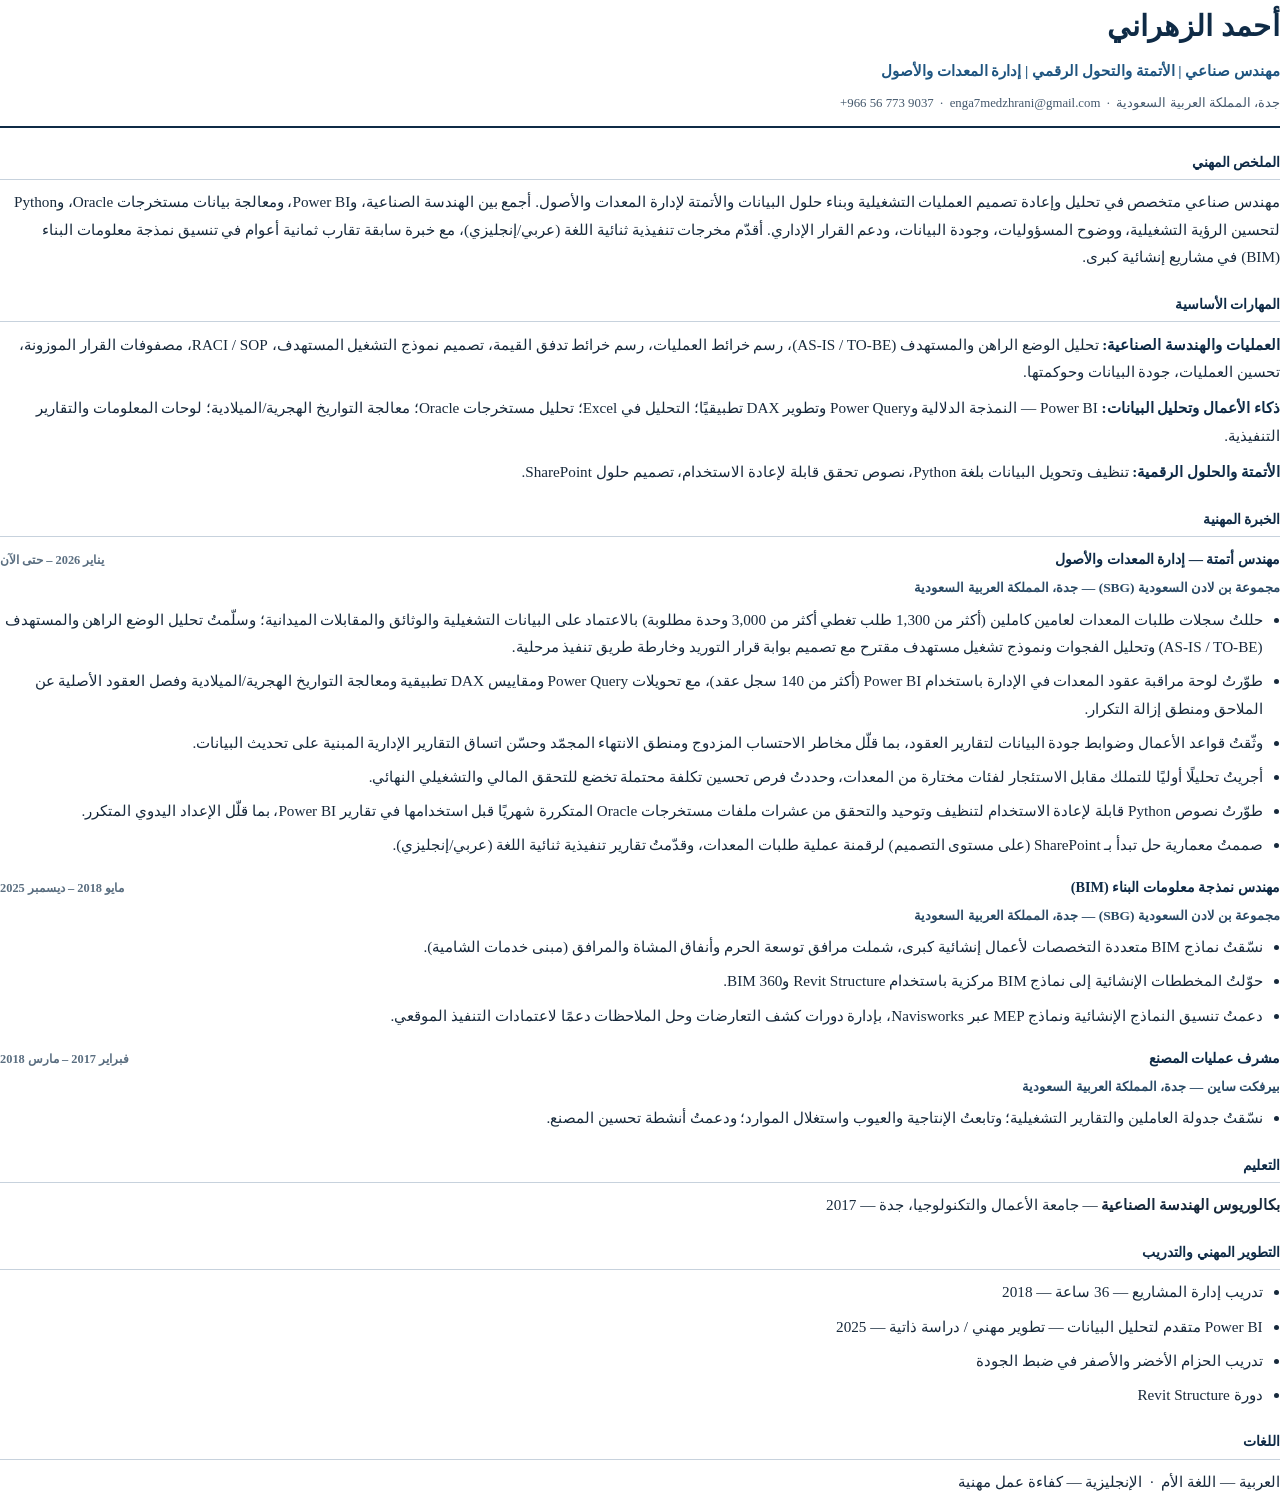
<file: tools/src/cv_ar.html>
<!DOCTYPE html>
<html lang="ar" dir="rtl">
<head>
<meta charset="UTF-8">
<title>Ahmed Alzahrani — CV — Arabic</title>
<meta name="author" content="Ahmed Alzahrani">
<meta name="description" content="Industrial Engineering, Automation and Digital Transformation">
<meta name="keywords" content="Industrial Engineer, Automation, Digital Transformation, Power BI, Equipment, Asset Management">
<link rel="stylesheet" href="cv_style.css">
</head>
<body>

<header>
  <div class="name">أحمد الزهراني</div>
  <div class="headline">مهندس صناعي | الأتمتة والتحول الرقمي | إدارة المعدات والأصول</div>
  <div class="contact">جدة، المملكة العربية السعودية &nbsp;·&nbsp; ‎+966 56 773 9037‎ &nbsp;·&nbsp; enga7medzhrani@gmail.com</div>
</header>

<h2>الملخص المهني</h2>
<p class="summary">مهندس صناعي متخصص في تحليل وإعادة تصميم العمليات التشغيلية وبناء حلول البيانات والأتمتة لإدارة المعدات والأصول. أجمع بين الهندسة الصناعية، وPower BI، ومعالجة بيانات مستخرجات Oracle، وPython لتحسين الرؤية التشغيلية، ووضوح المسؤوليات، وجودة البيانات، ودعم القرار الإداري. أقدّم مخرجات تنفيذية ثنائية اللغة (عربي/إنجليزي)، مع خبرة سابقة تقارب ثمانية أعوام في تنسيق نمذجة معلومات البناء (BIM) في مشاريع إنشائية كبرى.</p>

<h2>المهارات الأساسية</h2>
<div class="skill-group"><b>العمليات والهندسة الصناعية:</b> تحليل الوضع الراهن والمستهدف (AS-IS / TO-BE)، رسم خرائط العمليات، رسم خرائط تدفق القيمة، تصميم نموذج التشغيل المستهدف، RACI / SOP، مصفوفات القرار الموزونة، تحسين العمليات، جودة البيانات وحوكمتها.</div>
<div class="skill-group"><b>ذكاء الأعمال وتحليل البيانات:</b> Power BI — النمذجة الدلالية وPower Query وتطوير DAX تطبيقيًا؛ التحليل في Excel؛ تحليل مستخرجات Oracle؛ معالجة التواريخ الهجرية/الميلادية؛ لوحات المعلومات والتقارير التنفيذية.</div>
<div class="skill-group"><b>الأتمتة والحلول الرقمية:</b> تنظيف وتحويل البيانات بلغة Python، نصوص تحقق قابلة لإعادة الاستخدام، تصميم حلول SharePoint.</div>

<h2>الخبرة المهنية</h2>

<div class="job avoid-break">
  <div class="job-head">
    <div><span class="job-title">مهندس أتمتة — إدارة المعدات والأصول</span><br><span class="job-org">مجموعة بن لادن السعودية (SBG) — جدة، المملكة العربية السعودية</span></div>
    <div class="job-date">يناير 2026 – حتى الآن</div>
  </div>
  <ul>
    <li>حللتُ سجلات طلبات المعدات لعامين كاملين (أكثر من 1,300 طلب تغطي أكثر من 3,000 وحدة مطلوبة) بالاعتماد على البيانات التشغيلية والوثائق والمقابلات الميدانية؛ وسلّمتُ تحليل الوضع الراهن والمستهدف (AS-IS / TO-BE) وتحليل الفجوات ونموذج تشغيل مستهدف مقترح مع تصميم بوابة قرار التوريد وخارطة طريق تنفيذ مرحلية.</li>
    <li>طوّرتُ لوحة مراقبة عقود المعدات في الإدارة باستخدام Power BI (أكثر من 140 سجل عقد)، مع تحويلات Power Query ومقاييس DAX تطبيقية ومعالجة التواريخ الهجرية/الميلادية وفصل العقود الأصلية عن الملاحق ومنطق إزالة التكرار.</li>
    <li>وثّقتُ قواعد الأعمال وضوابط جودة البيانات لتقارير العقود، بما قلّل مخاطر الاحتساب المزدوج ومنطق الانتهاء المجمّد وحسّن اتساق التقارير الإدارية المبنية على تحديث البيانات.</li>
    <li>أجريتُ تحليلًا أوليًا للتملك مقابل الاستئجار لفئات مختارة من المعدات، وحددتُ فرص تحسين تكلفة محتملة تخضع للتحقق المالي والتشغيلي النهائي.</li>
    <li>طوّرتُ نصوص Python قابلة لإعادة الاستخدام لتنظيف وتوحيد والتحقق من عشرات ملفات مستخرجات Oracle المتكررة شهريًا قبل استخدامها في تقارير Power BI، بما قلّل الإعداد اليدوي المتكرر.</li>
    <li>صممتُ معمارية حل تبدأ بـ SharePoint (على مستوى التصميم) لرقمنة عملية طلبات المعدات، وقدّمتُ تقارير تنفيذية ثنائية اللغة (عربي/إنجليزي).</li>
  </ul>
</div>

<div class="job avoid-break">
  <div class="job-head">
    <div><span class="job-title">مهندس نمذجة معلومات البناء (BIM)</span><br><span class="job-org">مجموعة بن لادن السعودية (SBG) — جدة، المملكة العربية السعودية</span></div>
    <div class="job-date">مايو 2018 – ديسمبر 2025</div>
  </div>
  <ul>
    <li>نسّقتُ نماذج BIM متعددة التخصصات لأعمال إنشائية كبرى، شملت مرافق توسعة الحرم وأنفاق المشاة والمرافق (مبنى خدمات الشامية).</li>
    <li>حوّلتُ المخططات الإنشائية إلى نماذج BIM مركزية باستخدام Revit Structure وBIM 360.</li>
    <li>دعمتُ تنسيق النماذج الإنشائية ونماذج MEP عبر Navisworks، بإدارة دورات كشف التعارضات وحل الملاحظات دعمًا لاعتمادات التنفيذ الموقعي.</li>
  </ul>
</div>

<div class="job avoid-break">
  <div class="job-head">
    <div><span class="job-title">مشرف عمليات المصنع</span><br><span class="job-org">بيرفكت ساين — جدة، المملكة العربية السعودية</span></div>
    <div class="job-date">فبراير 2017 – مارس 2018</div>
  </div>
  <ul>
    <li>نسّقتُ جدولة العاملين والتقارير التشغيلية؛ وتابعتُ الإنتاجية والعيوب واستغلال الموارد؛ ودعمتُ أنشطة تحسين المصنع.</li>
  </ul>
</div>

<h2>التعليم</h2>
<div class="edu-line"><b>بكالوريوس الهندسة الصناعية</b> — جامعة الأعمال والتكنولوجيا، جدة — 2017</div>

<h2>التطوير المهني والتدريب</h2>
<ul>
  <li>تدريب إدارة المشاريع — 36 ساعة — 2018</li>
  <li>‏Power BI متقدم لتحليل البيانات — تطوير مهني / دراسة ذاتية — 2025</li>
  <li>تدريب الحزام الأخضر والأصفر في ضبط الجودة</li>
  <li>دورة Revit Structure</li>
</ul>

<h2>اللغات</h2>
<div>العربية — اللغة الأم &nbsp;·&nbsp; الإنجليزية — كفاءة عمل مهنية</div>

</body>
</html>
</file>
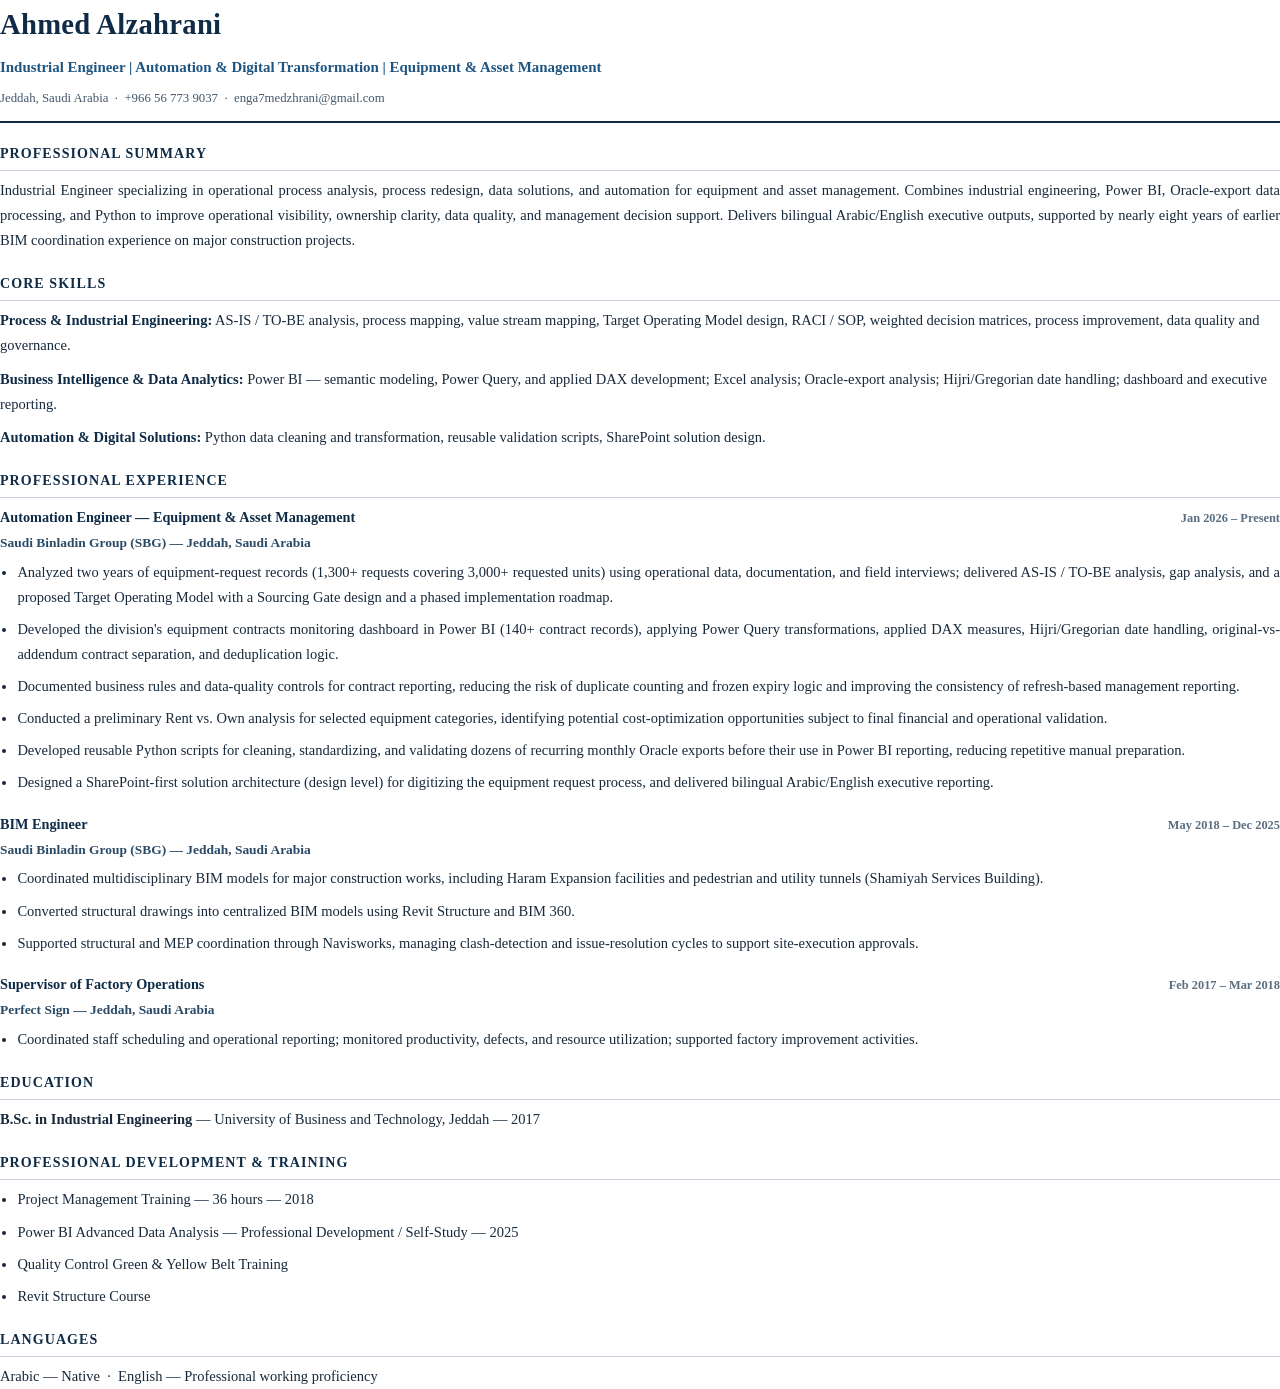
<file: tools/src/cv_en.html>
<!DOCTYPE html>
<html lang="en" dir="ltr">
<head>
<meta charset="UTF-8">
<title>Ahmed Alzahrani — CV — English</title>
<meta name="author" content="Ahmed Alzahrani">
<meta name="description" content="Industrial Engineering, Automation and Digital Transformation">
<meta name="keywords" content="Industrial Engineer, Automation, Digital Transformation, Power BI, Equipment, Asset Management">
<link rel="stylesheet" href="cv_style.css">
</head>
<body>

<header>
  <div class="name">Ahmed Alzahrani</div>
  <div class="headline">Industrial Engineer | Automation &amp; Digital Transformation | Equipment &amp; Asset Management</div>
  <div class="contact">Jeddah, Saudi Arabia &nbsp;·&nbsp; +966 56 773 9037 &nbsp;·&nbsp; enga7medzhrani@gmail.com</div>
</header>

<h2>Professional Summary</h2>
<p class="summary">Industrial Engineer specializing in operational process analysis, process redesign, data solutions, and automation for equipment and asset management. Combines industrial engineering, Power BI, Oracle-export data processing, and Python to improve operational visibility, ownership clarity, data quality, and management decision support. Delivers bilingual Arabic/English executive outputs, supported by nearly eight years of earlier BIM coordination experience on major construction projects.</p>

<h2>Core Skills</h2>
<div class="skill-group"><b>Process &amp; Industrial Engineering:</b> AS-IS / TO-BE analysis, process mapping, value stream mapping, Target Operating Model design, RACI / SOP, weighted decision matrices, process improvement, data quality and governance.</div>
<div class="skill-group"><b>Business Intelligence &amp; Data Analytics:</b> Power BI — semantic modeling, Power Query, and applied DAX development; Excel analysis; Oracle-export analysis; Hijri/Gregorian date handling; dashboard and executive reporting.</div>
<div class="skill-group"><b>Automation &amp; Digital Solutions:</b> Python data cleaning and transformation, reusable validation scripts, SharePoint solution design.</div>

<h2>Professional Experience</h2>

<div class="job avoid-break">
  <div class="job-head">
    <div><span class="job-title">Automation Engineer — Equipment &amp; Asset Management</span><br><span class="job-org">Saudi Binladin Group (SBG) — Jeddah, Saudi Arabia</span></div>
    <div class="job-date">Jan 2026 – Present</div>
  </div>
  <ul>
    <li>Analyzed two years of equipment-request records (1,300+ requests covering 3,000+ requested units) using operational data, documentation, and field interviews; delivered AS-IS / TO-BE analysis, gap analysis, and a proposed Target Operating Model with a Sourcing Gate design and a phased implementation roadmap.</li>
    <li>Developed the division's equipment contracts monitoring dashboard in Power BI (140+ contract records), applying Power Query transformations, applied DAX measures, Hijri/Gregorian date handling, original-vs-addendum contract separation, and deduplication logic.</li>
    <li>Documented business rules and data-quality controls for contract reporting, reducing the risk of duplicate counting and frozen expiry logic and improving the consistency of refresh-based management reporting.</li>
    <li>Conducted a preliminary Rent vs. Own analysis for selected equipment categories, identifying potential cost-optimization opportunities subject to final financial and operational validation.</li>
    <li>Developed reusable Python scripts for cleaning, standardizing, and validating dozens of recurring monthly Oracle exports before their use in Power BI reporting, reducing repetitive manual preparation.</li>
    <li>Designed a SharePoint-first solution architecture (design level) for digitizing the equipment request process, and delivered bilingual Arabic/English executive reporting.</li>
  </ul>
</div>

<div class="job avoid-break">
  <div class="job-head">
    <div><span class="job-title">BIM Engineer</span><br><span class="job-org">Saudi Binladin Group (SBG) — Jeddah, Saudi Arabia</span></div>
    <div class="job-date">May 2018 – Dec 2025</div>
  </div>
  <ul>
    <li>Coordinated multidisciplinary BIM models for major construction works, including Haram Expansion facilities and pedestrian and utility tunnels (Shamiyah Services Building).</li>
    <li>Converted structural drawings into centralized BIM models using Revit Structure and BIM 360.</li>
    <li>Supported structural and MEP coordination through Navisworks, managing clash-detection and issue-resolution cycles to support site-execution approvals.</li>
  </ul>
</div>

<div class="job avoid-break">
  <div class="job-head">
    <div><span class="job-title">Supervisor of Factory Operations</span><br><span class="job-org">Perfect Sign — Jeddah, Saudi Arabia</span></div>
    <div class="job-date">Feb 2017 – Mar 2018</div>
  </div>
  <ul>
    <li>Coordinated staff scheduling and operational reporting; monitored productivity, defects, and resource utilization; supported factory improvement activities.</li>
  </ul>
</div>

<h2>Education</h2>
<div class="edu-line"><b>B.Sc. in Industrial Engineering</b> — University of Business and Technology, Jeddah — 2017</div>

<h2>Professional Development &amp; Training</h2>
<ul>
  <li>Project Management Training — 36 hours — 2018</li>
  <li>Power BI Advanced Data Analysis — Professional Development / Self-Study — 2025</li>
  <li>Quality Control Green &amp; Yellow Belt Training</li>
  <li>Revit Structure Course</li>
</ul>

<h2>Languages</h2>
<div>Arabic — Native &nbsp;·&nbsp; English — Professional working proficiency</div>

</body>
</html>
</file>
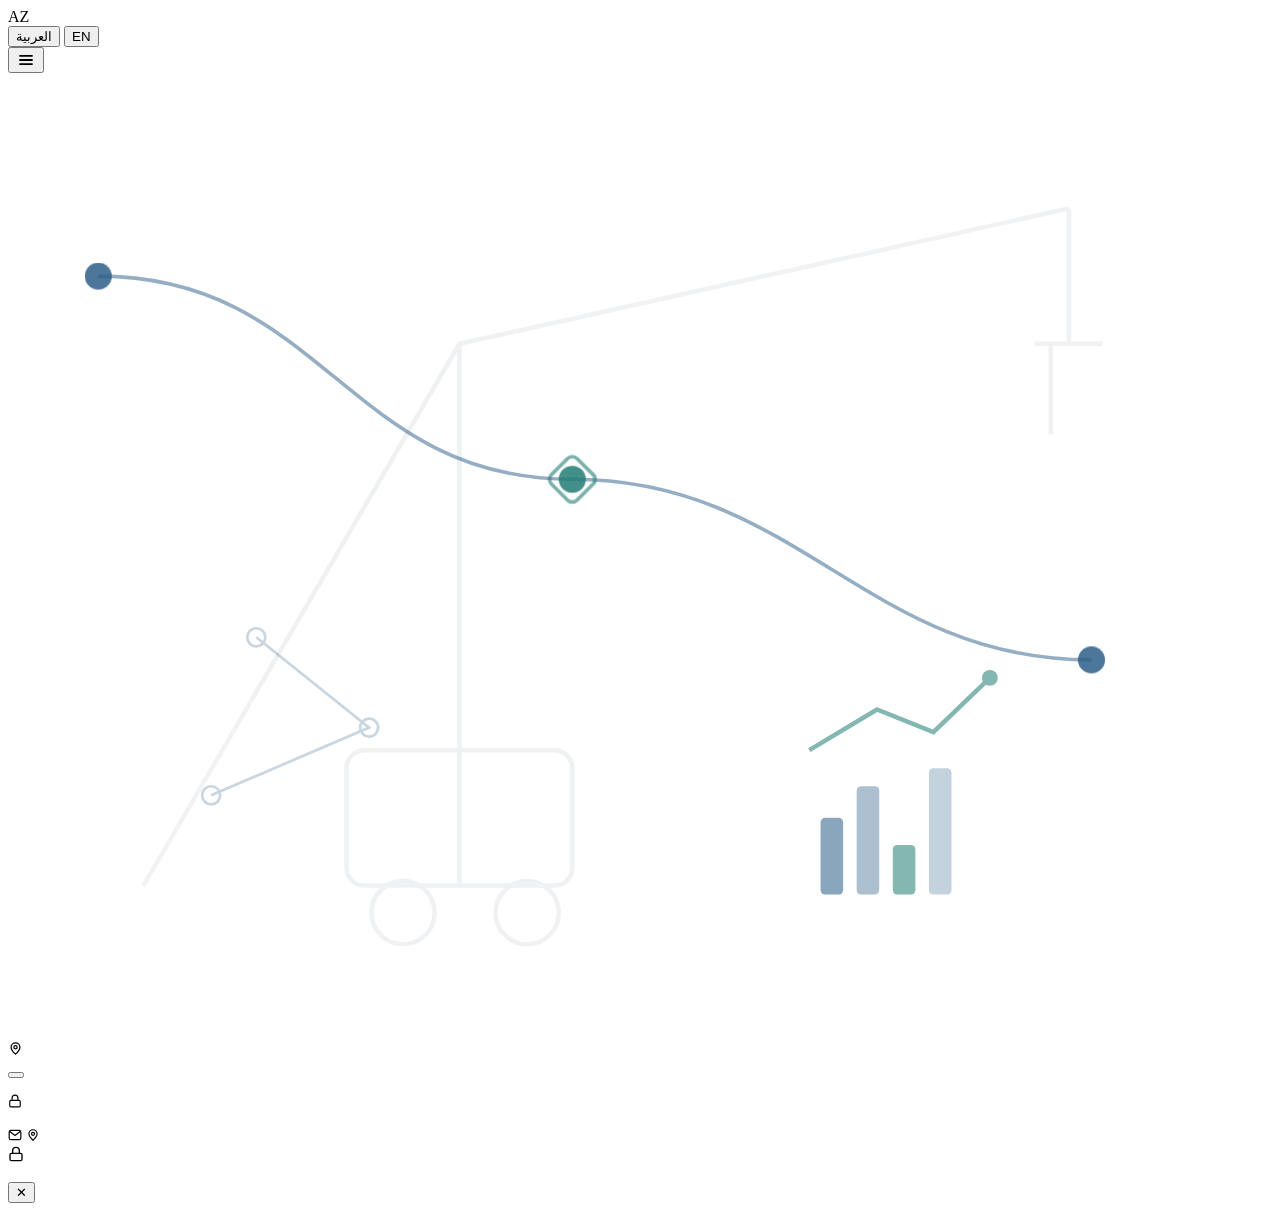
<file: tools/src/portfolio_body.html>
<body>
<a class="skip-link" href="#projects" data-i18n="skipLink"></a>

<header class="topbar">
  <div class="topbar-inner">
    <div class="brand">
      <div class="monogram" aria-hidden="true">AZ</div>
      <div>
        <div class="brand-name" data-i18n="name"></div>
        <div class="brand-role" data-i18n="unifiedTitle"></div>
      </div>
    </div>
    <div class="nav-row">
      <nav class="main-nav" id="mainNav" aria-label=""></nav>
      <div class="lang-toggle" role="group" aria-label="Language / اللغة">
        <button type="button" id="btn-ar">العربية</button>
        <button type="button" id="btn-en">EN</button>
      </div>
      <button type="button" id="menuBtn" class="menu-btn" aria-expanded="false" aria-controls="mobileMenu" aria-label="Menu">
        <svg width="20" height="20" viewBox="0 0 24 24" fill="none" stroke="currentColor" stroke-width="2.2" aria-hidden="true"><path d="M4 7h16M4 12h16M4 17h16"/></svg>
      </button>
    </div>
  </div>
  <nav class="mobile-menu" id="mobileMenu" aria-label="Menu">
    <div id="mobileMenuList"></div>
  </nav>
</header>

<main>

<section class="hero" id="about">
  <svg class="hero-svg" viewBox="0 0 560 420" aria-hidden="true" focusable="false">
    <!-- faint equipment outline: crane boom + cab -->
    <g stroke="#0E2A44" stroke-width="2" fill="none" opacity=".06">
      <path d="M60 360 L200 120 L470 60"/>
      <path d="M200 120 L200 360"/>
      <path d="M470 60 L470 120 M455 120 h30 M462 120 v40"/>
      <rect x="150" y="300" width="100" height="60" rx="8"/>
      <circle cx="175" cy="372" r="14"/><circle cx="230" cy="372" r="14"/>
    </g>
    <!-- process line + data nodes -->
    <g stroke="#2C5E88" stroke-width="1.6" fill="none" opacity=".5">
      <path d="M40 90 C 140 90, 150 180, 250 180 S 380 260, 480 260"/>
    </g>
    <g opacity=".85">
      <circle cx="40" cy="90" r="6" fill="#2C5E88"/>
      <circle cx="250" cy="180" r="6" fill="#217C74"/>
      <rect x="242" y="172" width="16" height="16" rx="3" transform="rotate(45 250 180)" fill="none" stroke="#217C74" stroke-width="1.6" opacity=".7"/>
      <circle cx="480" cy="260" r="6" fill="#2C5E88"/>
    </g>
    <!-- dashboard indicators -->
    <g opacity=".55">
      <rect x="360" y="330" width="10" height="34" rx="2" fill="#2C5E88"/>
      <rect x="376" y="316" width="10" height="48" rx="2" fill="#2C5E88" opacity=".7"/>
      <rect x="392" y="342" width="10" height="22" rx="2" fill="#217C74"/>
      <rect x="408" y="308" width="10" height="56" rx="2" fill="#2C5E88" opacity=".5"/>
      <path d="M355 300 L385 282 L410 292 L435 268" stroke="#217C74" stroke-width="2" fill="none"/>
      <circle cx="435" cy="268" r="3.5" fill="#217C74"/>
    </g>
    <g stroke="#2C5E88" stroke-width="1.2" fill="none" opacity=".25">
      <circle cx="110" cy="250" r="4"/><circle cx="160" cy="290" r="4"/><circle cx="90" cy="320" r="4"/>
      <path d="M110 250 L160 290 L90 320"/>
    </g>
  </svg>
  <div class="hero-inner">
    <p class="eyebrow" data-i18n="eyebrow"></p>
    <h1 data-i18n="name"></h1>
    <p class="role" data-i18n="unifiedTitle"></p>
    <p class="summary" data-i18n="summary"></p>
    <p class="hero-meta">
      <svg width="15" height="15" viewBox="0 0 24 24" fill="none" stroke="currentColor" stroke-width="2" aria-hidden="true"><path d="M12 21s-7-6.1-7-11a7 7 0 0 1 14 0c0 4.9-7 11-7 11z"/><circle cx="12" cy="10" r="2.6"/></svg>
      <span data-i18n="location"></span>
    </p>
    <div class="hero-actions">
      <a class="btn btn-primary act-projects" href="#projects" data-i18n="ctaProjects"></a>
      <a class="btn btn-outline act-cv-en cv-en" id="heroCvEn" href="__CV_EN__" __CVATTR_EN__ data-i18n="ctaCvEn"></a>
      <a class="btn btn-outline act-save vcf-link" id="heroSave" href="__VCF__" download="Ahmed_Alzahrani.vcf" data-i18n="ctaSave"></a>
      <button type="button" class="btn btn-outline act-share share-btn" data-i18n="ctaShare"></button>
      <a class="btn btn-ghost2 act-cv-ar cv-ar" id="heroCvAr" href="__CV_AR__" __CVATTR_AR__ data-i18n="ctaCvAr"></a>
    </div>
  </div>
</section>

<section class="proof" aria-labelledby="proofHeading">
  <h2 id="proofHeading" class="sr-only" style="position:absolute;width:1px;height:1px;overflow:hidden;clip:rect(0 0 0 0)" data-i18n="proofTitle"></h2>
  <div class="proof-grid" id="proofGrid"></div>
  <p class="proof-note">
    <svg width="14" height="14" viewBox="0 0 24 24" fill="none" stroke="currentColor" stroke-width="2" aria-hidden="true"><rect x="3" y="11" width="18" height="11" rx="2"/><path d="M7 11V7a5 5 0 0 1 10 0v4"/></svg>
    <span data-i18n="proofNote"></span>
  </p>
</section>

<section class="section" id="projects">
  <div class="section-head">
    <h2 data-i18n="projectsTitle"></h2>
    <p class="section-sub" data-i18n="projectsSub"></p>
  </div>
  <div id="flagshipWrap"></div>
  <div class="grid" id="projectGrid"></div>
</section>

<section class="section" id="method">
  <div class="section-head">
    <h2 data-i18n="methodTitle"></h2>
    <p class="section-sub" data-i18n="methodSub"></p>
  </div>
  <div class="method-flow" id="methodWrap"></div>
</section>

<section class="section" id="experience">
  <div class="section-head"><h2 data-i18n="journeyTitle"></h2></div>
  <div class="journey" id="journeyWrap"></div>
</section>

<section class="section" id="skills">
  <div class="section-head"><h2 data-i18n="skillsTitle"></h2></div>
  <div class="skills-grid" id="skillsWrap"></div>
</section>

<section class="section" id="education">
  <div class="section-head"><h2 data-i18n="eduTitle"></h2></div>
  <div class="edu-grid" id="eduWrap"></div>
</section>

<section class="section" id="contact">
  <div class="contact-card">
    <h2 data-i18n="contactTitle"></h2>
    <p data-i18n="contactSub"></p>
    <div class="contact-actions">
      <a class="btn btn-light" href="mailto:enga7medzhrani@gmail.com?subject=Opportunity%20—%20Ahmed%20Alzahrani" data-i18n="ctaDiscuss"></a>
      <a class="btn btn-ghost cv-ar" id="footCvAr" href="__CV_AR__" __CVATTR_AR__ data-i18n="ctaCvAr"></a>
      <a class="btn btn-ghost cv-en" id="footCvEn" href="__CV_EN__" __CVATTR_EN__ data-i18n="ctaCvEn"></a>
      <a class="btn btn-ghost vcf-link" id="footSave" href="__VCF__" download="Ahmed_Alzahrani.vcf" data-i18n="ctaSave"></a>
    </div>
    <div class="contact-meta">
      <span>
        <svg width="14" height="14" viewBox="0 0 24 24" fill="none" stroke="currentColor" stroke-width="2" aria-hidden="true"><rect x="2" y="4" width="20" height="16" rx="3"/><path d="m3 6 9 7 9-7"/></svg>
        <a href="mailto:enga7medzhrani@gmail.com" style="color:inherit" data-i18n="emailLabel"></a>
      </span>
      <span>
        <svg width="14" height="14" viewBox="0 0 24 24" fill="none" stroke="currentColor" stroke-width="2" aria-hidden="true"><path d="M12 21s-7-6.1-7-11a7 7 0 0 1 14 0c0 4.9-7 11-7 11z"/><circle cx="12" cy="10" r="2.6"/></svg>
        <span data-i18n="location"></span>
      </span>
    </div>
  </div>
</section>

<div class="conf-final">
  <div class="conf-final-inner">
    <svg width="16" height="16" viewBox="0 0 24 24" fill="none" stroke="currentColor" stroke-width="2" aria-hidden="true"><rect x="3" y="11" width="18" height="11" rx="2"/><path d="M7 11V7a5 5 0 0 1 10 0v4"/></svg>
    <span data-i18n="confFinal"></span>
  </div>
</div>

</main>

<footer>
  <div class="footer-inner">
    <span data-i18n="footerLeft"></span>
    <span data-i18n="footerRight"></span>
  </div>
</footer>

<div class="toast" id="toast" role="status" aria-live="polite"></div>

<div class="overlay" id="overlay">
  <div class="modal" role="dialog" aria-modal="true" aria-labelledby="modalTitle" id="modalRoot">
    <div class="modal-head">
      <div>
        <span class="card-tag" id="modalTag"></span> <span class="card-status" id="modalStatus"></span>
        <h2 id="modalTitle"></h2>
      </div>
      <button type="button" class="close-btn" id="modalClose">✕</button>
    </div>
    <div class="modal-body" id="modalBody"></div>
  </div>
</div>
</file>
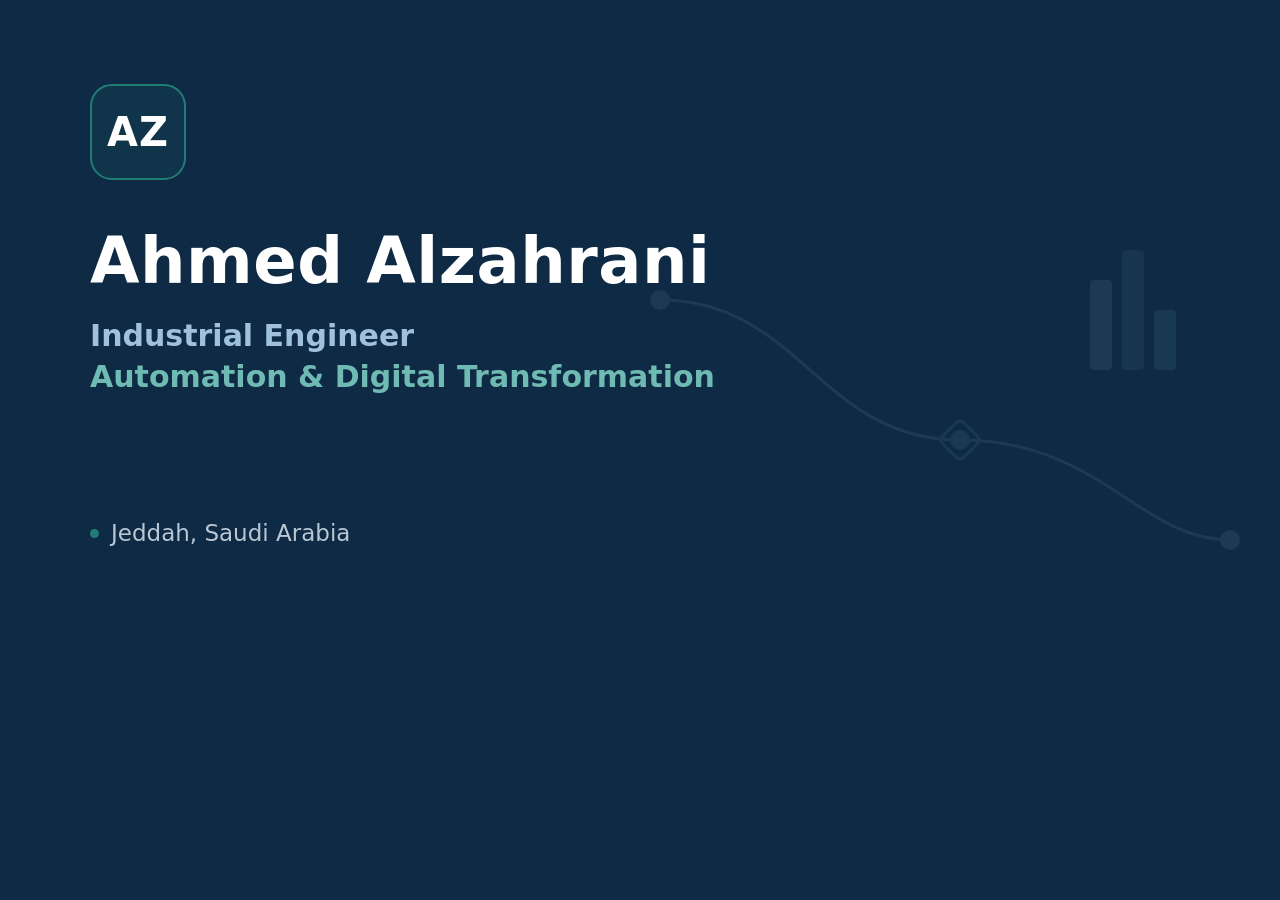
<file: tools/src/preview.html>
<!DOCTYPE html><html><head><meta charset="utf-8"><style>
@page{size:1200px 630px;margin:0}
*{margin:0;padding:0;box-sizing:border-box}
body{width:1200px;height:630px;background:#0E2A44;font-family:"IBM Plex Sans Arabic",system-ui,sans-serif;color:#fff;position:relative;overflow:hidden}
.grid-lines{position:absolute;inset:0;opacity:.07}
.mono{width:96px;height:96px;border:2.5px solid #217C74;border-radius:22px;display:flex;align-items:center;justify-content:center;font-size:40px;font-weight:700;letter-spacing:1px;color:#fff;background:rgba(33,124,116,.14)}
.wrap{position:relative;padding:84px 90px;display:flex;flex-direction:column;height:100%}
h1{font-size:64px;font-weight:700;margin-top:44px;letter-spacing:.5px}
.t1{font-size:30px;font-weight:600;color:#9FC1DC;margin-top:20px}
.t2{font-size:30px;font-weight:600;color:#6FBAB2;margin-top:6px}
.loc{margin-top:auto;font-size:23px;color:#B9C6D3;display:flex;align-items:center;gap:12px}
.dot{width:9px;height:9px;border-radius:50%;background:#217C74}
svg.bg{position:absolute;right:-40px;bottom:-30px;opacity:.10}
</style></head><body>
<svg class="bg" width="620" height="480" viewBox="0 0 620 480" fill="none">
  <path d="M40 120 C 180 120, 200 260, 340 260 S 520 360, 610 360" stroke="#9FC1DC" stroke-width="3"/>
  <circle cx="40" cy="120" r="10" fill="#9FC1DC"/><circle cx="340" cy="260" r="10" fill="#6FBAB2"/><circle cx="610" cy="360" r="10" fill="#9FC1DC"/>
  <rect x="470" y="100" width="22" height="90" rx="4" fill="#9FC1DC"/><rect x="502" y="70" width="22" height="120" rx="4" fill="#9FC1DC" opacity=".7"/><rect x="534" y="130" width="22" height="60" rx="4" fill="#6FBAB2"/>
  <rect x="325" y="245" width="30" height="30" rx="5" transform="rotate(45 340 260)" stroke="#6FBAB2" stroke-width="3"/>
</svg>
<div class="wrap">
  <div class="mono">AZ</div>
  <h1>Ahmed Alzahrani</h1>
  <div class="t1">Industrial Engineer</div>
  <div class="t2">Automation &amp; Digital Transformation</div>
  <div class="loc"><span class="dot"></span> Jeddah, Saudi Arabia</div>
</div>
</body></html>
</file>
<file: tools/src/cv_style.css>
@page {
  size: A4;
  margin: 16mm 15mm 15mm 15mm;
}
* { margin: 0; padding: 0; box-sizing: border-box; }
body {
  font-family: "IBM Plex Sans Arabic";
  font-size: 10.9pt;
  line-height: 1.72;
  color: #17293B;
}
.name {
  font-size: 21.5pt;
  font-weight: 700;
  color: #0F2B46;
  letter-spacing: .2pt;
}
.headline {
  font-size: 11.2pt;
  font-weight: 600;
  color: #1F5580;
  margin-top: 1.5mm;
}
.contact {
  font-size: 9.6pt;
  color: #44586C;
  margin-top: 1.8mm;
  padding-bottom: 3mm;
  border-bottom: 1.6pt solid #0F2B46;
}
h2 {
  font-size: 10.5pt;
  font-weight: 700;
  color: #0F2B46;
  text-transform: uppercase;
  letter-spacing: .8pt;
  margin: 5mm 0 2mm 0;
  padding-bottom: 1mm;
  border-bottom: .6pt solid #C7D2DD;
}
html[dir="rtl"] h2 { letter-spacing: 0; }
p.summary { text-align: justify; }
html[dir="rtl"] p.summary { text-align: right; }
.job { margin-bottom: 4.4mm; }
.job-head { display: flex; justify-content: space-between; align-items: baseline; gap: 4mm; }
.job-title { font-weight: 700; font-size: 10.7pt; color: #0F2B46; }
.job-org { font-weight: 600; color: #2A4A66; font-size: 10.1pt; }
.job-date { font-size: 9.3pt; color: #5A6E80; font-weight: 600; white-space: nowrap; }
ul { margin: 1.2mm 0 0 0; padding-inline-start: 4.6mm; }
li { margin-bottom: 1.9mm; text-align: justify; }
html[dir="rtl"] li { text-align: right; }
.skill-group { margin-bottom: 2.2mm; }
.skill-group b { color: #0F2B46; }
.edu-line { margin-bottom: 1mm; }
.avoid-break { break-inside: auto; }
.job-head { break-after: avoid; }
h2 { break-after: avoid; }
li { orphans: 2; widows: 2; break-inside: avoid; }
body { orphans: 2; widows: 2; }
.page-break { break-before: page; }
html[dir="rtl"] body { font-size: 11.4pt; line-height: 1.82; }
html[dir="rtl"] h2 { margin: 5.6mm 0 2.2mm 0; }
html[dir="rtl"] li { margin-bottom: 1.7mm; }
html[dir="rtl"] .job { margin-bottom: 3.8mm; }
</file>
